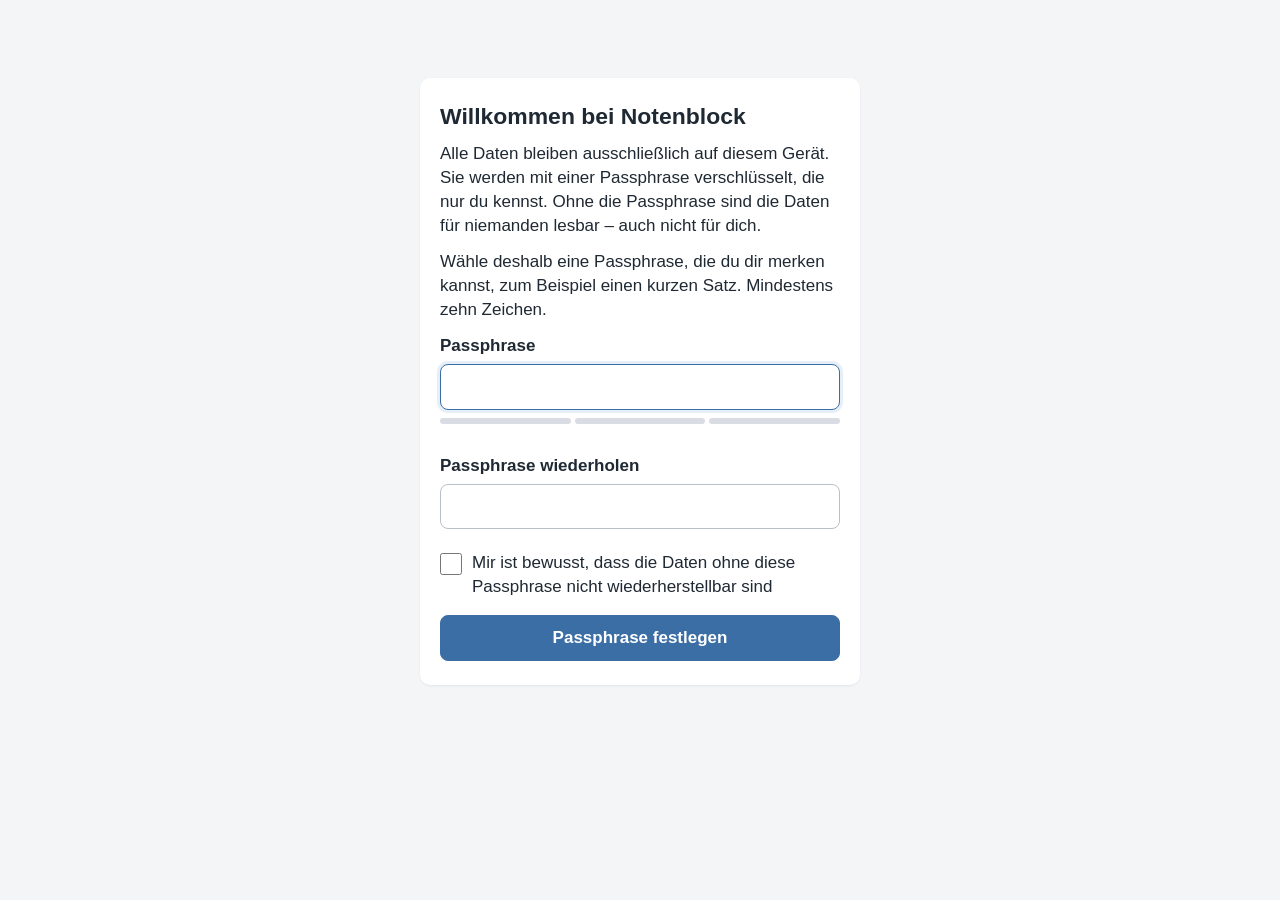
<file: index.html>
<!DOCTYPE html>
<html lang="de">
<head>
  <meta charset="utf-8">
  <!-- Erzwingt: keine Anfragen an fremde Server, keine Inline-Skripte -->
  <meta http-equiv="Content-Security-Policy"
        content="default-src 'none'; script-src 'self'; style-src 'self'; img-src 'self' data:; font-src 'self'; connect-src 'self'; manifest-src 'self'; worker-src 'self'; base-uri 'none'; form-action 'none'">
  <meta name="viewport" content="width=device-width, initial-scale=1, viewport-fit=cover">
  <meta name="theme-color" content="#3b6ea5">
  <meta name="color-scheme" content="light">
  <meta name="apple-mobile-web-app-capable" content="yes">
  <meta name="mobile-web-app-capable" content="yes">
  <meta name="apple-mobile-web-app-status-bar-style" content="default">
  <meta name="apple-mobile-web-app-title" content="Notenblock">
  <meta name="format-detection" content="telephone=no">
  <title>Notenblock</title>
  <link rel="manifest" href="manifest.json">
  <link rel="icon" href="icon-192.png" type="image/png">
  <link rel="apple-touch-icon" href="icon-192.png">
  <link rel="stylesheet" href="stil.css">
</head>
<body>

  <!-- Ladebildschirm: sichtbar, bis der Start abgeschlossen ist -->
  <section id="bildschirm-laden" class="vollbild">
    <div class="karte karte-mittig">
      <p class="laden-text">Notenblock wird geladen …</p>
    </div>
  </section>

  <!-- Startfehler oder Hinweis (z. B. unsichere Adresse). Ersetzt eine weiße Seite. -->
  <section id="bildschirm-fehler" class="vollbild" hidden>
    <div class="karte">
      <h1 id="fehler-titel">Notenblock kann nicht starten</h1>
      <p id="fehler-text"></p>
      <p id="fehler-hinweis" class="text-schwach"></p>
      <div class="knopfzeile">
        <button type="button" class="knopf primaer" id="fehler-erneut">Erneut versuchen</button>
      </div>
    </div>
  </section>

  <!-- Einrichtung beim ersten Start -->
  <section id="bildschirm-einrichtung" class="vollbild" hidden>
    <div class="karte">
      <h1>Willkommen bei Notenblock</h1>
      <p>Alle Daten bleiben ausschließlich auf diesem Gerät. Sie werden mit einer Passphrase verschlüsselt, die nur du kennst. Ohne die Passphrase sind die Daten für niemanden lesbar – auch nicht für dich.</p>
      <p>Wähle deshalb eine Passphrase, die du dir merken kannst, zum Beispiel einen kurzen Satz. Mindestens zehn Zeichen.</p>
      <form id="einrichtung-formular" novalidate autocomplete="on">
        <label class="feld">
          <span class="feld-name">Passphrase</span>
          <input type="password" id="einrichtung-pass1" autocomplete="new-password" autocapitalize="off" spellcheck="false" required minlength="10">
        </label>
        <div class="staerke" id="einrichtung-staerke" aria-live="polite">
          <div class="staerke-balken"><span></span><span></span><span></span></div>
          <span class="staerke-text" id="einrichtung-staerke-text"></span>
        </div>
        <label class="feld">
          <span class="feld-name">Passphrase wiederholen</span>
          <input type="password" id="einrichtung-pass2" autocomplete="new-password" autocapitalize="off" spellcheck="false" required minlength="10">
        </label>
        <label class="kontrollkaestchen">
          <input type="checkbox" id="einrichtung-bestaetigt">
          <span>Mir ist bewusst, dass die Daten ohne diese Passphrase nicht wiederherstellbar sind</span>
        </label>
        <p class="fehler" id="einrichtung-fehler" role="alert" hidden></p>
        <div class="knopfzeile">
          <button type="submit" class="knopf primaer" id="einrichtung-absenden">Passphrase festlegen</button>
        </div>
      </form>
    </div>
  </section>

  <!-- Hinweis nach der Einrichtung -->
  <section id="bildschirm-einrichtung-hinweis" class="vollbild" hidden>
    <div class="karte">
      <h1>Passphrase festgelegt</h1>
      <p>Hinterlege die Passphrase jetzt in deinem Passwortmanager, zum Beispiel im iCloud-Schlüsselbund oder in der Passwörter-App. Es gibt keine Möglichkeit, sie zurückzusetzen.</p>
      <p class="text-schwach">Beim nächsten Öffnen fragt Notenblock nach der Passphrase. Nach fünf Minuten ohne Bedienung sperrt sich die App von selbst; das lässt sich in den Einstellungen ändern.</p>
      <div class="knopfzeile">
        <button type="button" class="knopf primaer" id="einrichtung-weiter">Weiter zur App</button>
      </div>
    </div>
  </section>

  <!-- Sperrbildschirm -->
  <section id="bildschirm-sperre" class="vollbild" hidden>
    <div class="karte">
      <div id="sperre-normal">
        <h1>Notenblock</h1>
        <p class="text-schwach">Gesperrt. Bitte Passphrase eingeben.</p>
        <form id="sperre-formular" novalidate>
          <label class="feld">
            <span class="feld-name">Passphrase</span>
            <input type="password" id="sperre-pass" autocomplete="current-password" autocapitalize="off" spellcheck="false" required>
          </label>
          <p class="fehler" id="sperre-fehler" role="alert" hidden></p>
          <p class="text-schwach" id="sperre-wartezeit" role="status" hidden></p>
          <div class="knopfzeile">
            <button type="submit" class="knopf primaer" id="sperre-entsperren">Entsperren</button>
          </div>
        </form>
        <p class="text-mittig abstand-oben">
          <button type="button" class="textknopf" id="sperre-vergessen-zeigen">Passphrase vergessen?</button>
        </p>
      </div>

      <!-- Neuanfang ohne Passphrase: löscht alles, nach Eintippen von LÖSCHEN -->
      <div id="sperre-vergessen" hidden>
        <h1>Passphrase vergessen</h1>
        <p><strong>Ohne die Passphrase lassen sich die Daten nicht wiederherstellen – von niemandem, auch nicht vom Hersteller.</strong></p>
        <p>Der einzige Weg ist ein Neuanfang. Dabei werden <strong>alle Daten auf diesem Gerät gelöscht</strong>: Klassen, Kinder, Bewertungen, Notizen, Aufgaben, Stundenplan und Einstellungen. Eine früher erstellte Sicherungsdatei lässt sich danach wieder laden.</p>
        <label class="feld">
          <span class="feld-name">Zur Bestätigung LÖSCHEN eintippen</span>
          <input type="text" id="sperre-loeschen-eingabe" autocomplete="off" autocapitalize="characters" autocorrect="off" spellcheck="false">
        </label>
        <div class="knopfzeile">
          <button type="button" class="knopf" id="sperre-vergessen-abbrechen">Abbrechen</button>
          <button type="button" class="knopf gefaehrlich" id="sperre-alles-loeschen" disabled>Alle Daten löschen</button>
        </div>
      </div>
    </div>
  </section>

  <!-- Die eigentliche App -->
  <div id="app" hidden>
    <header class="kopf">
      <div class="kopf-links" id="kopf-links"></div>
      <h1 id="kopf-titel">Kalender</h1>
      <div class="kopf-rechts" id="kopf-rechts"></div>
      <div class="kopf-aktionen">
        <button type="button" class="symbolknopf" id="knopf-einstellungen" aria-label="Einstellungen" title="Einstellungen">
          <svg viewBox="0 0 24 24" width="24" height="24" aria-hidden="true" focusable="false">
            <circle cx="12" cy="12" r="3" fill="none" stroke="currentColor" stroke-width="2"/>
            <path d="M12 2.5v3M12 18.5v3M2.5 12h3M18.5 12h3M5.3 5.3l2.1 2.1M16.6 16.6l2.1 2.1M5.3 18.7l2.1-2.1M16.6 7.4l2.1-2.1" fill="none" stroke="currentColor" stroke-width="2" stroke-linecap="round"/>
          </svg>
        </button>
        <button type="button" class="symbolknopf" id="knopf-sperren" aria-label="Jetzt sperren" title="Jetzt sperren">
          <svg viewBox="0 0 24 24" width="24" height="24" aria-hidden="true" focusable="false">
            <rect x="5" y="10" width="14" height="11" rx="2" fill="none" stroke="currentColor" stroke-width="2"/>
            <path d="M8 10V7a4 4 0 0 1 8 0v3" fill="none" stroke="currentColor" stroke-width="2"/>
          </svg>
        </button>
      </div>
    </header>

    <main id="inhalt">
      <!-- Bereiche (Wurzel je Navigationspunkt) -->
      <section id="bereich-kalender" class="bereich kalender" hidden></section>
      <section id="bereich-klassen" class="bereich" hidden></section>
      <section id="bereich-notizen" class="bereich" hidden></section>
      <section id="bereich-aufgaben" class="bereich" hidden></section>

      <!-- Bildschirme, die über einem Bereich geöffnet werden -->
      <section id="bildschirm-planung" class="bildschirm" hidden></section>
      <section id="bildschirm-termin" class="bildschirm" hidden></section>
      <section id="bildschirm-notiz" class="bildschirm" hidden></section>
      <section id="bildschirm-kinder" class="bildschirm" hidden></section>
      <section id="bildschirm-klasse" class="bildschirm" hidden></section>
      <section id="bildschirm-klasse-faecher" class="bildschirm" hidden></section>
      <section id="bildschirm-klasse-kompetenzen" class="bildschirm" hidden></section>
      <section id="bildschirm-klasse-stundenplan" class="bildschirm" hidden></section>
      <section id="bildschirm-plan-umhaengen" class="bildschirm" hidden></section>
      <section id="bildschirm-klasse-stunde" class="bildschirm" hidden></section>
      <section id="bildschirm-klasse-daten" class="bildschirm" hidden></section>
      <section id="bildschirm-klasse-neu" class="bildschirm" hidden></section>
      <section id="bildschirm-bewertung" class="bildschirm bewertung" hidden></section>
      <section id="bildschirm-auswertung" class="bildschirm" hidden></section>
      <section id="bildschirm-kind" class="bildschirm" hidden></section>
      <section id="bildschirm-einstellungen" class="bildschirm" hidden></section>
      <section id="bildschirm-einstellungen-abschnitt" class="bildschirm" hidden></section>
      <section id="bildschirm-einstellungen-fach" class="bildschirm" hidden></section>
      <section id="bildschirm-einstellungen-kriterium" class="bildschirm" hidden></section>
      <section id="bildschirm-einstellungen-fassung" class="bildschirm" hidden></section>
      <section id="bildschirm-einstellungen-passphrase" class="bildschirm" hidden></section>
    </main>

    <!-- Fußleiste eines Bildschirms (z. B. Fortschritt, Fehlt, Weiter), über der Navigation -->
    <div id="fuss" hidden></div>

    <nav class="navigation" aria-label="Bereiche">
      <button type="button" class="nav-knopf" data-bereich="kalender" aria-current="page">
        <svg viewBox="0 0 24 24" width="24" height="24" aria-hidden="true" focusable="false">
          <rect x="3" y="5" width="18" height="16" rx="2" fill="none" stroke="currentColor" stroke-width="2"/>
          <path d="M3 10h18M8 3v4M16 3v4" fill="none" stroke="currentColor" stroke-width="2" stroke-linecap="round"/>
        </svg>
        <span>Kalender</span>
      </button>
      <button type="button" class="nav-knopf" data-bereich="klassen">
        <svg viewBox="0 0 24 24" width="24" height="24" aria-hidden="true" focusable="false">
          <circle cx="9" cy="8" r="3.5" fill="none" stroke="currentColor" stroke-width="2"/>
          <path d="M2.5 20a6.5 6.5 0 0 1 13 0" fill="none" stroke="currentColor" stroke-width="2" stroke-linecap="round"/>
          <circle cx="17" cy="9" r="2.5" fill="none" stroke="currentColor" stroke-width="2"/>
          <path d="M17 14a5 5 0 0 1 4.5 6" fill="none" stroke="currentColor" stroke-width="2" stroke-linecap="round"/>
        </svg>
        <span>Klassen</span>
      </button>
      <button type="button" class="nav-knopf" data-bereich="notizen">
        <svg viewBox="0 0 24 24" width="24" height="24" aria-hidden="true" focusable="false">
          <path d="M5 3h10l4 4v14H5z" fill="none" stroke="currentColor" stroke-width="2" stroke-linejoin="round"/>
          <path d="M8 12h8M8 16h8" fill="none" stroke="currentColor" stroke-width="2" stroke-linecap="round"/>
        </svg>
        <span>Notizen</span>
      </button>
      <button type="button" class="nav-knopf" data-bereich="aufgaben">
        <svg viewBox="0 0 24 24" width="24" height="24" aria-hidden="true" focusable="false">
          <path d="M4 7l2 2 4-4M4 17l2 2 4-4" fill="none" stroke="currentColor" stroke-width="2" stroke-linecap="round" stroke-linejoin="round"/>
          <path d="M13 8h8M13 18h8" fill="none" stroke="currentColor" stroke-width="2" stroke-linecap="round"/>
        </svg>
        <span>Aufgaben</span>
      </button>
    </nav>
  </div>

  <!-- Overlays: Dialoge, Auswahllisten, Monatskalender -->
  <div id="overlays"></div>

  <!-- Kurze Meldungen (Hinweise, Fehler beim Speichern) -->
  <div id="meldungen" aria-live="polite"></div>

  <!-- Skripte in Abhängigkeitsreihenfolge, klassische Skripte ohne Module -->
  <script src="js/notfall.js"></script>
  <script src="js/hilfen.js"></script>
  <script src="js/speicher.js"></script>
  <script src="js/krypto.js"></script>
  <script src="js/kriterien-daten.js"></script>
  <script src="js/startdaten.js"></script>
  <script src="js/daten.js"></script>
  <script src="js/modell.js"></script>
  <script src="js/stundenplan.js"></script>
  <script src="js/dialog.js"></script>
  <script src="js/kalender-modul.js"></script>
  <script src="js/sperre.js"></script>
  <script src="js/navigation.js"></script>
  <script src="js/termine.js"></script>
  <script src="js/bereich-kalender.js"></script>
  <script src="js/bereich-klassen.js"></script>
  <script src="js/klasse-verwalten.js"></script>
  <script src="js/klasse-stundenplan.js"></script>
  <script src="js/plan-umhaengen.js"></script>
  <script src="js/bereich-notizen.js"></script>
  <script src="js/bereich-aufgaben.js"></script>
  <script src="js/auswertung.js"></script>
  <script src="js/export.js"></script>
  <script src="js/loeschfristen.js"></script>
  <script src="js/umstellung.js"></script>
  <script src="js/bewertung.js"></script>
  <script src="js/einfuehrung.js"></script>
  <script src="js/einstellungen.js"></script>
  <script src="js/einstellungen-stundenplan.js"></script>
  <script src="js/app.js"></script>
</body>
</html>
</file>
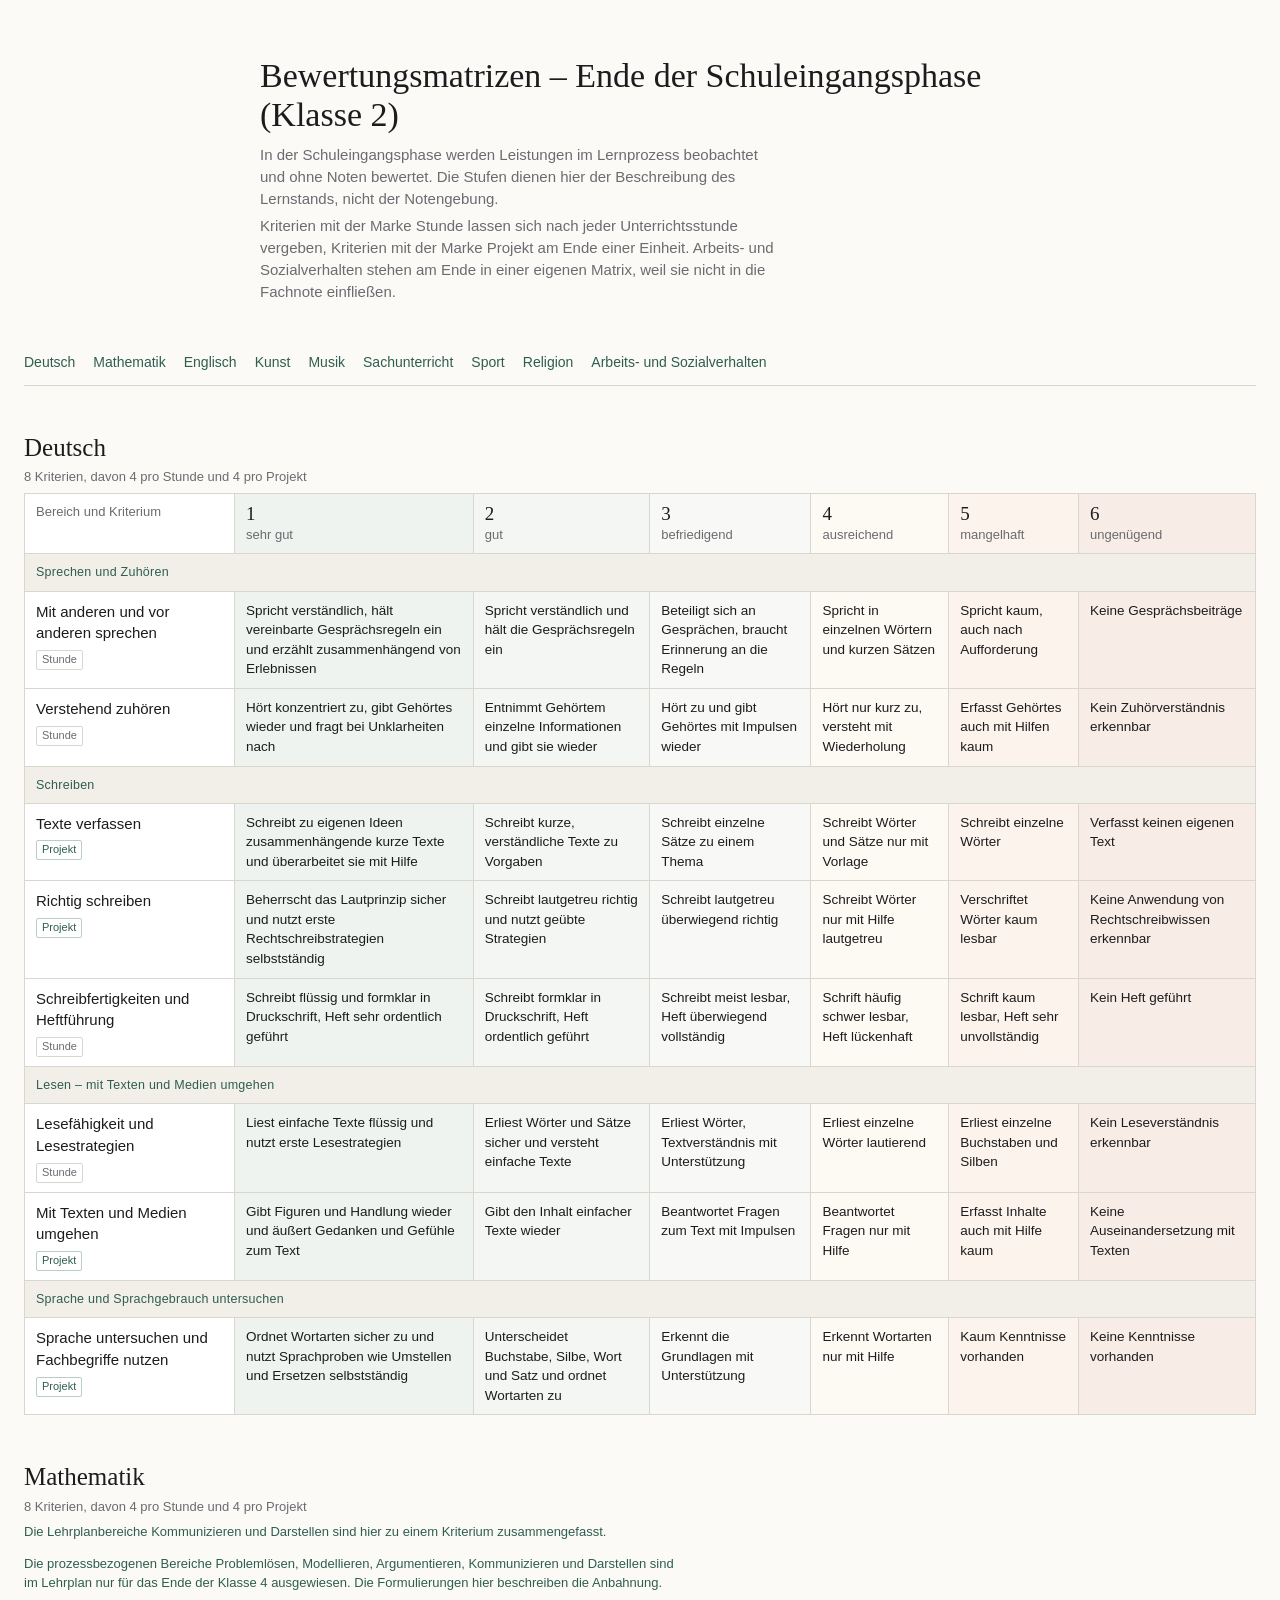
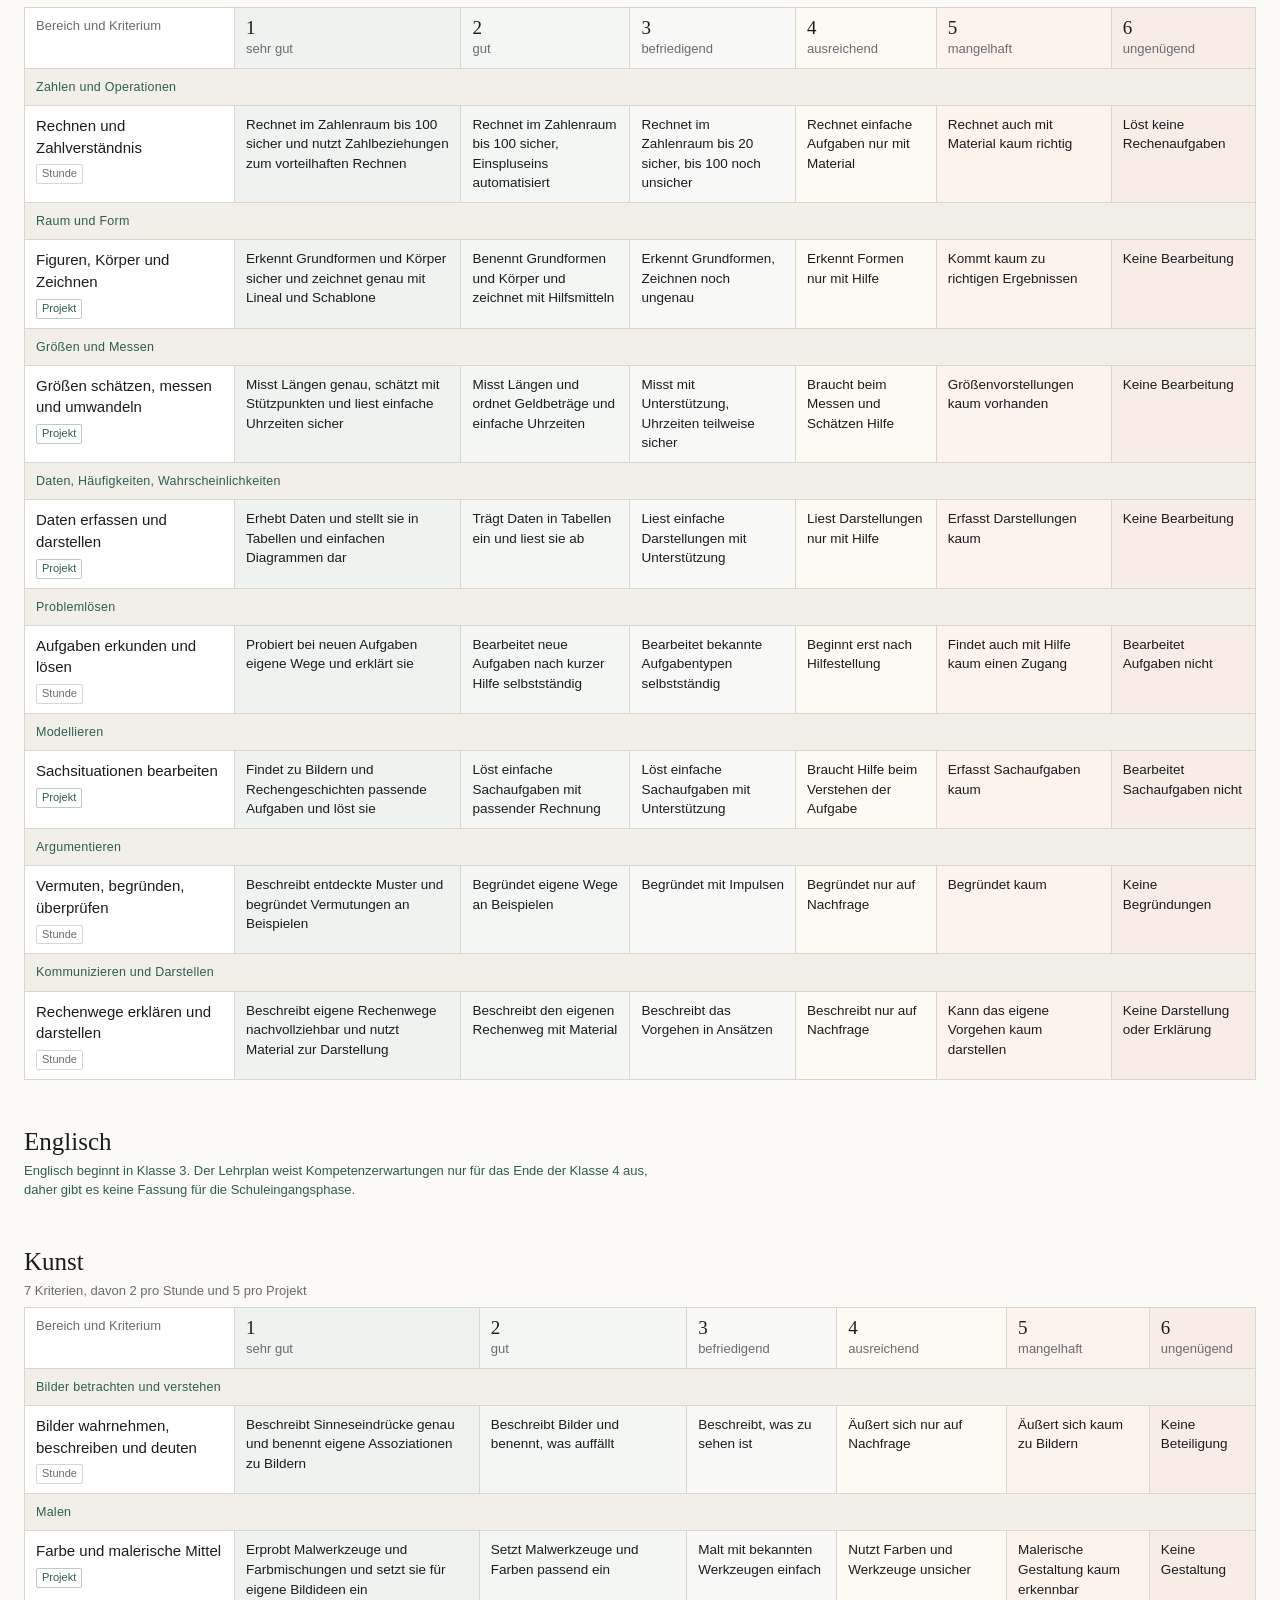
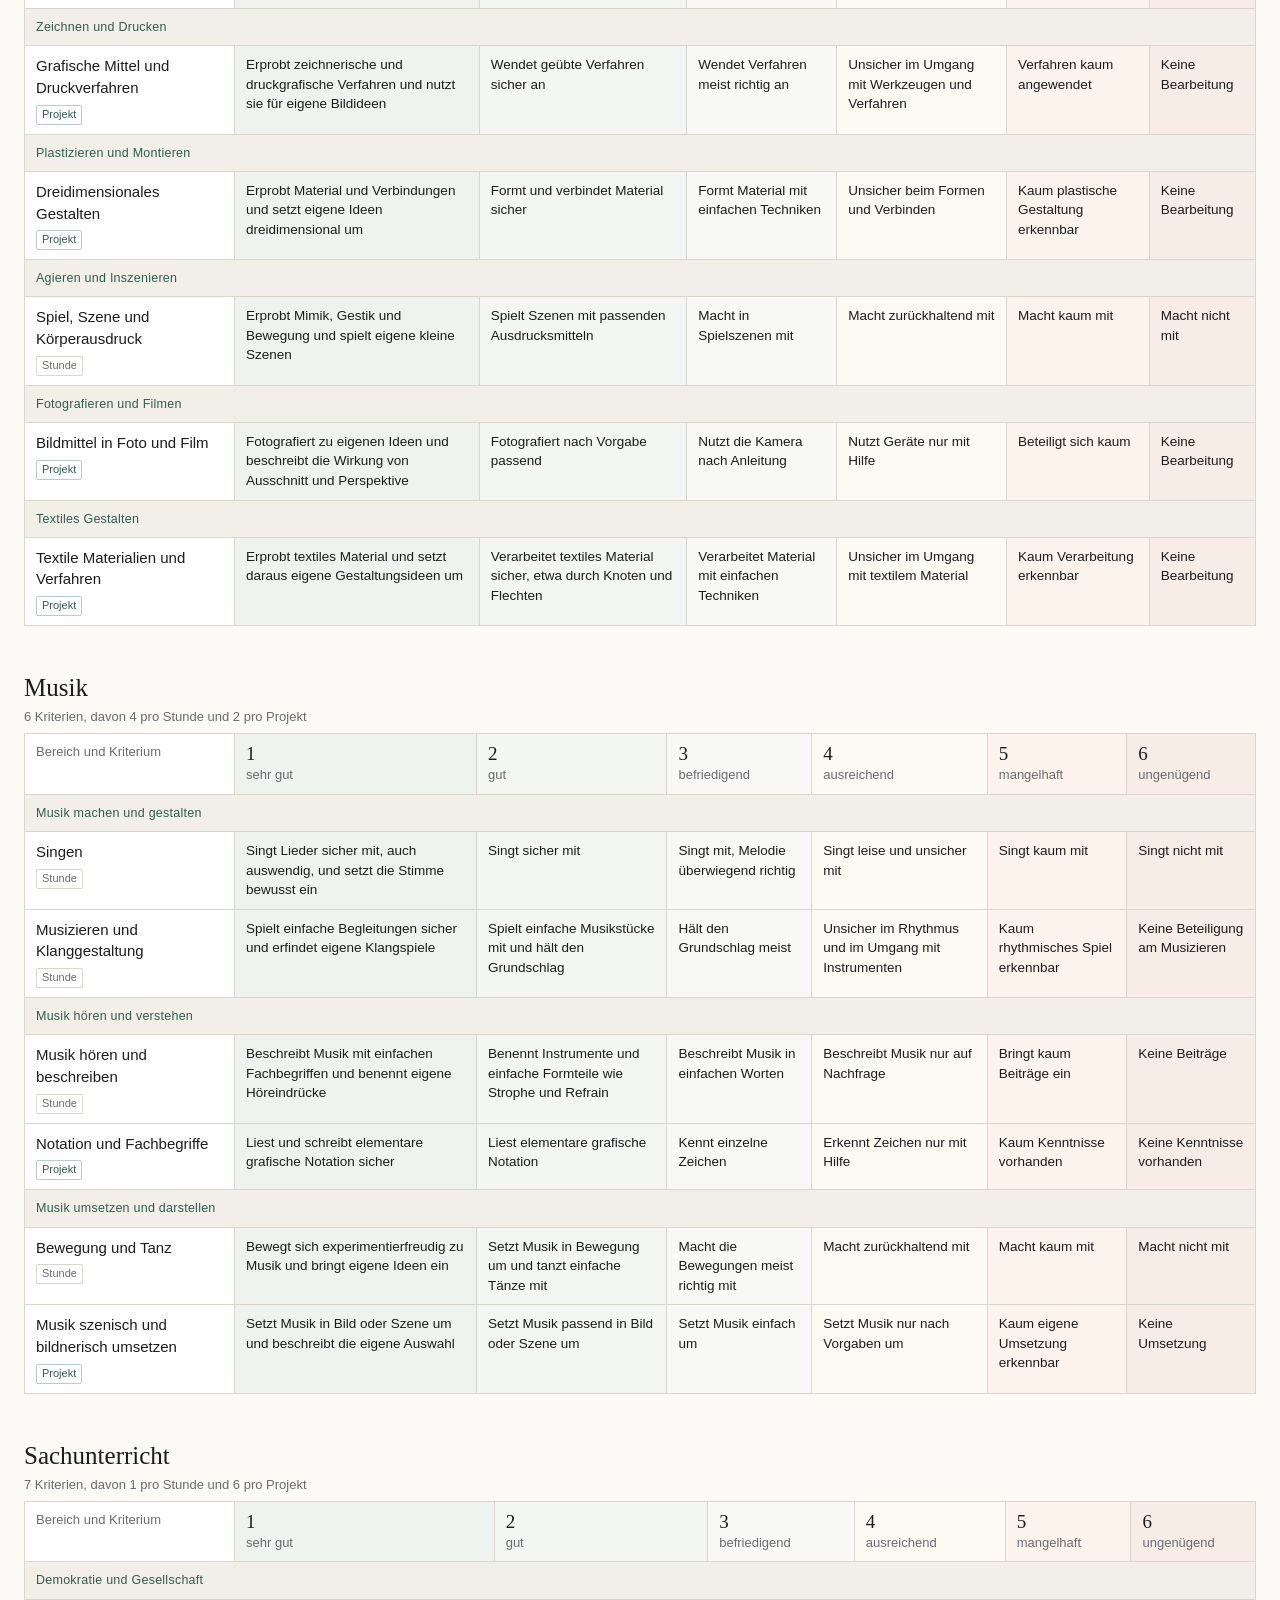
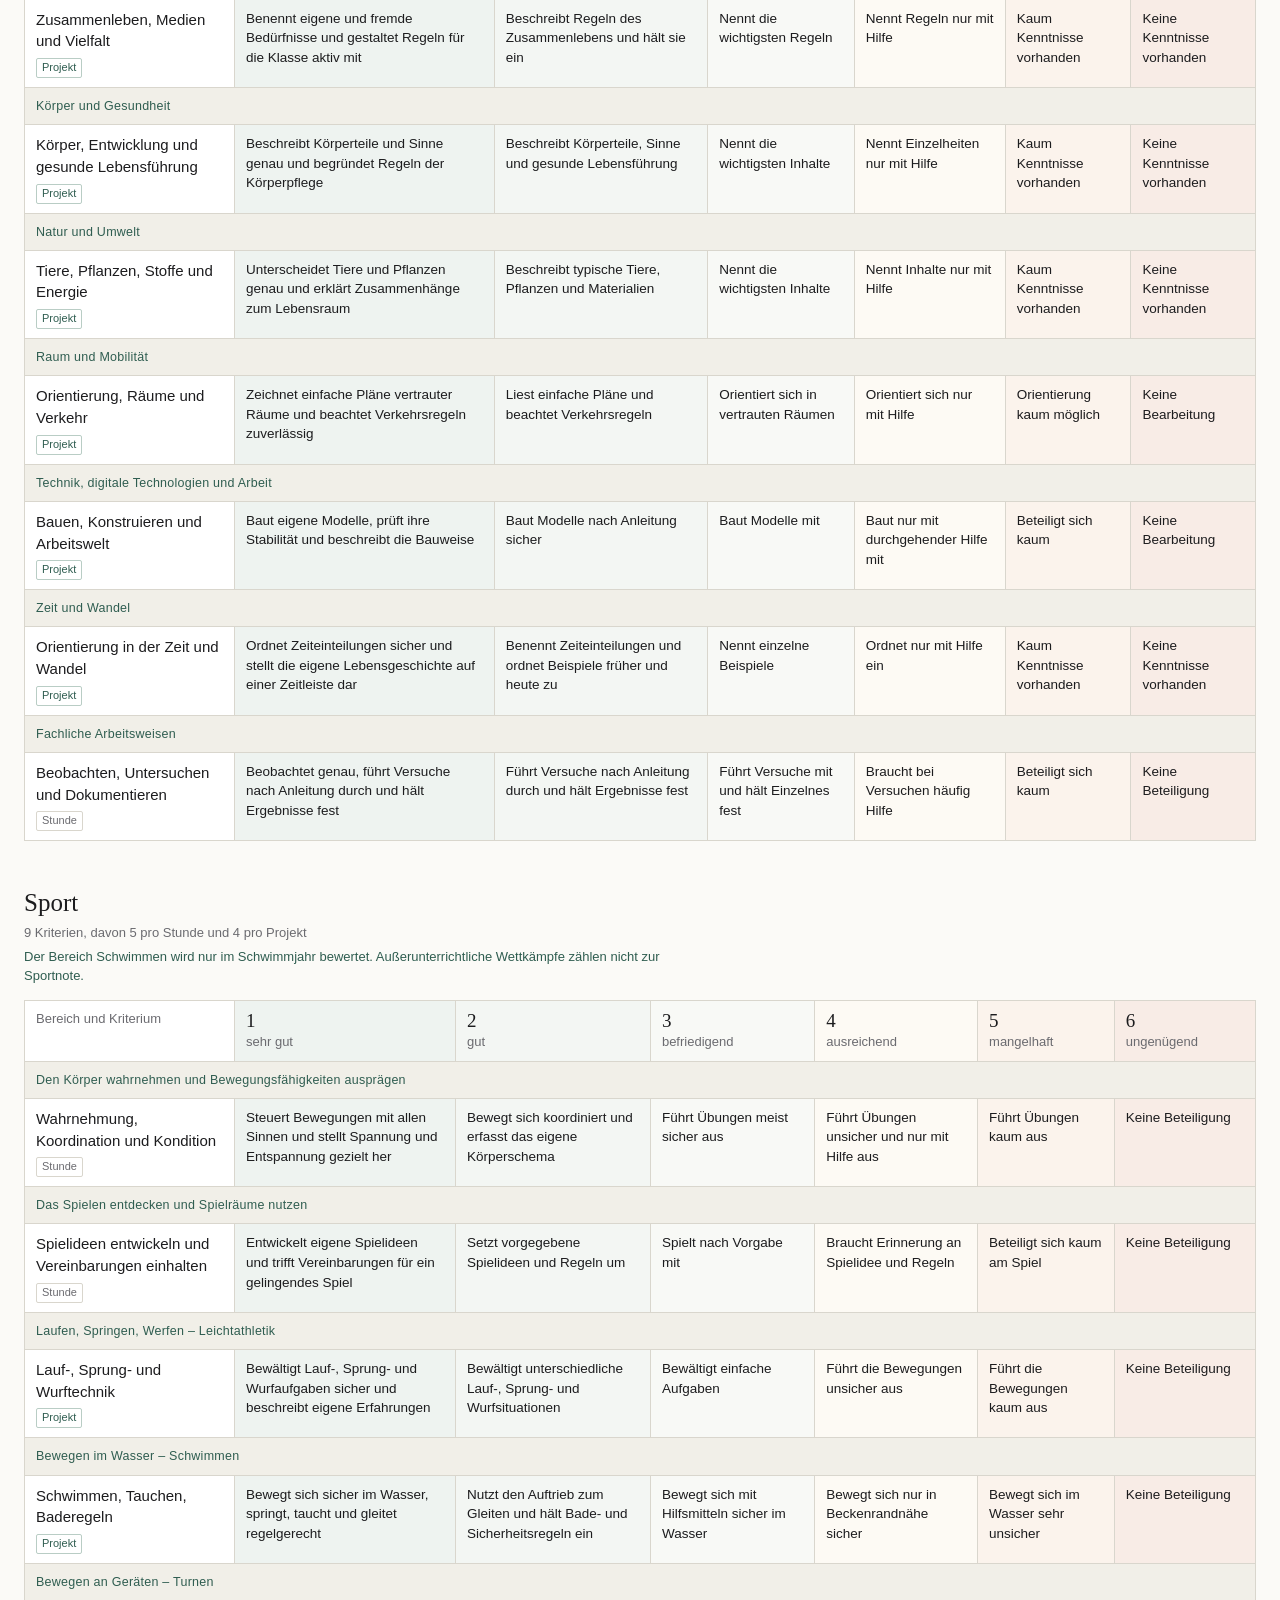
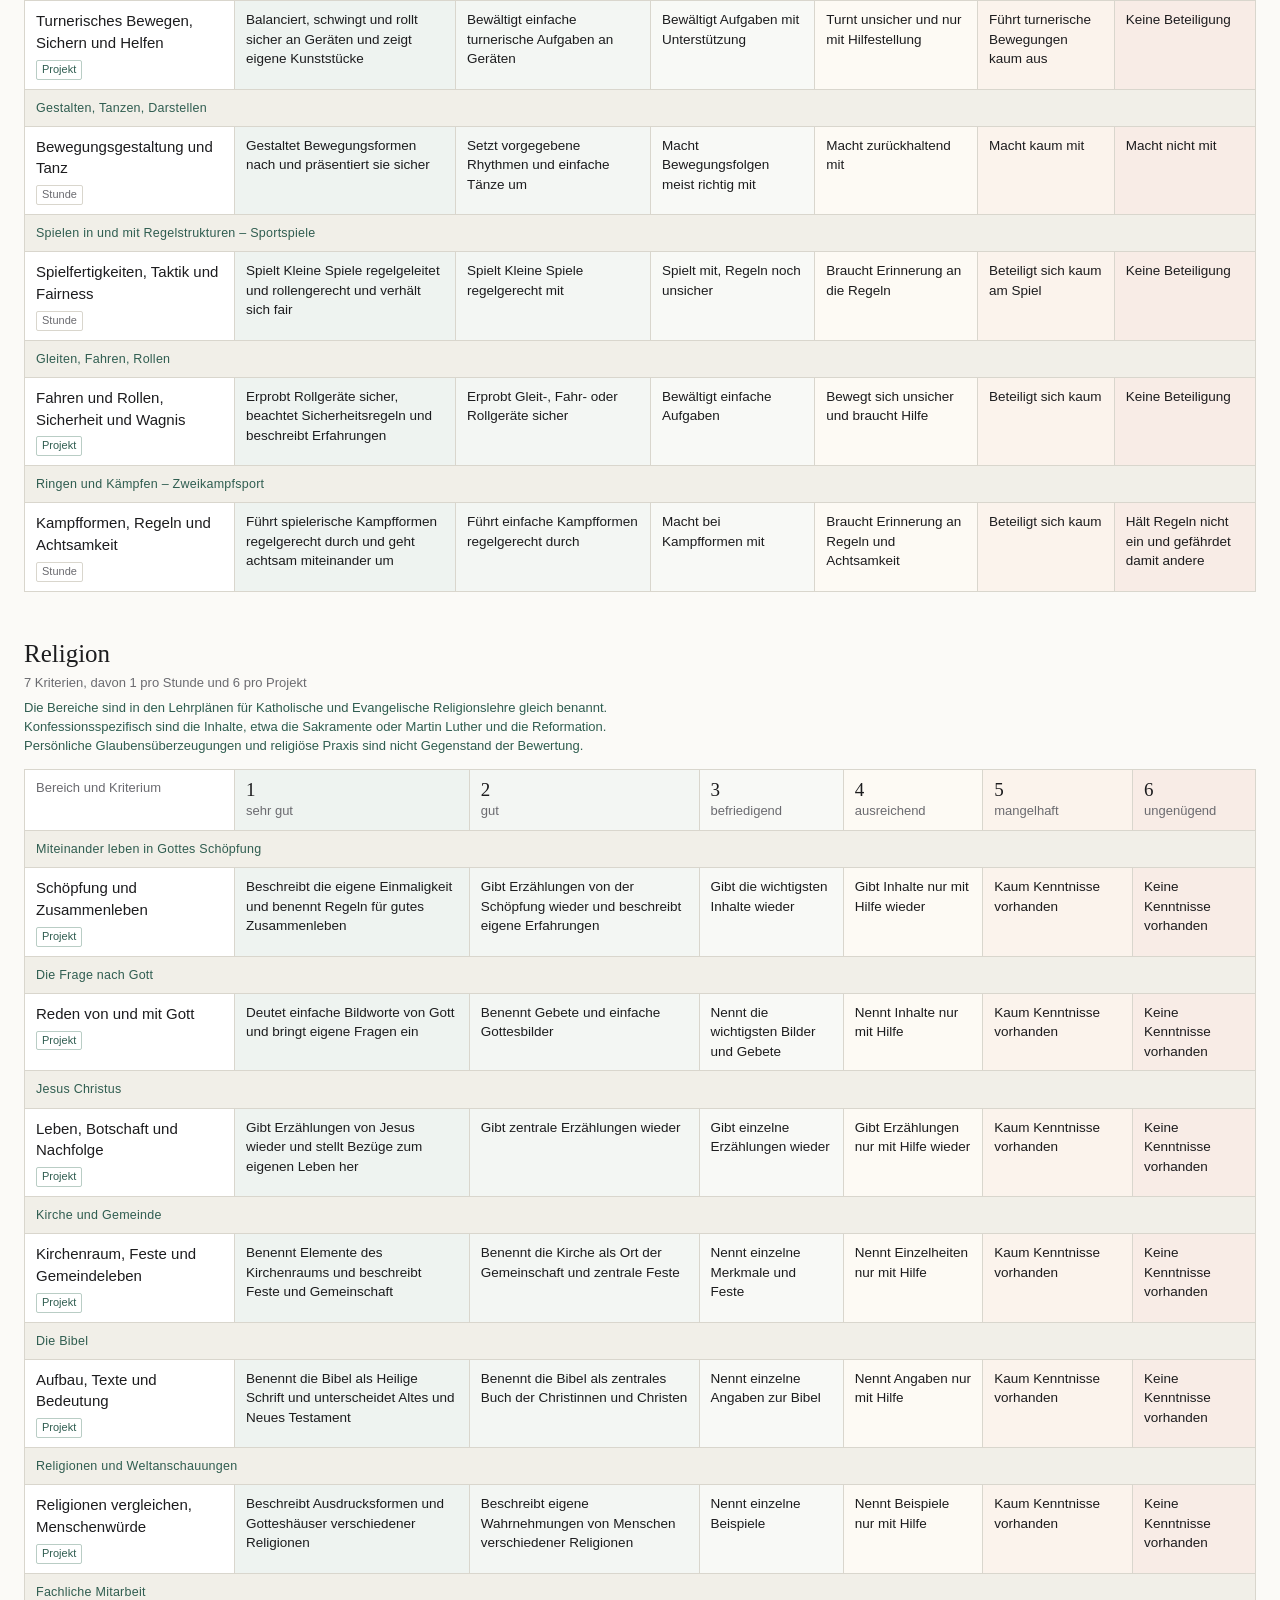
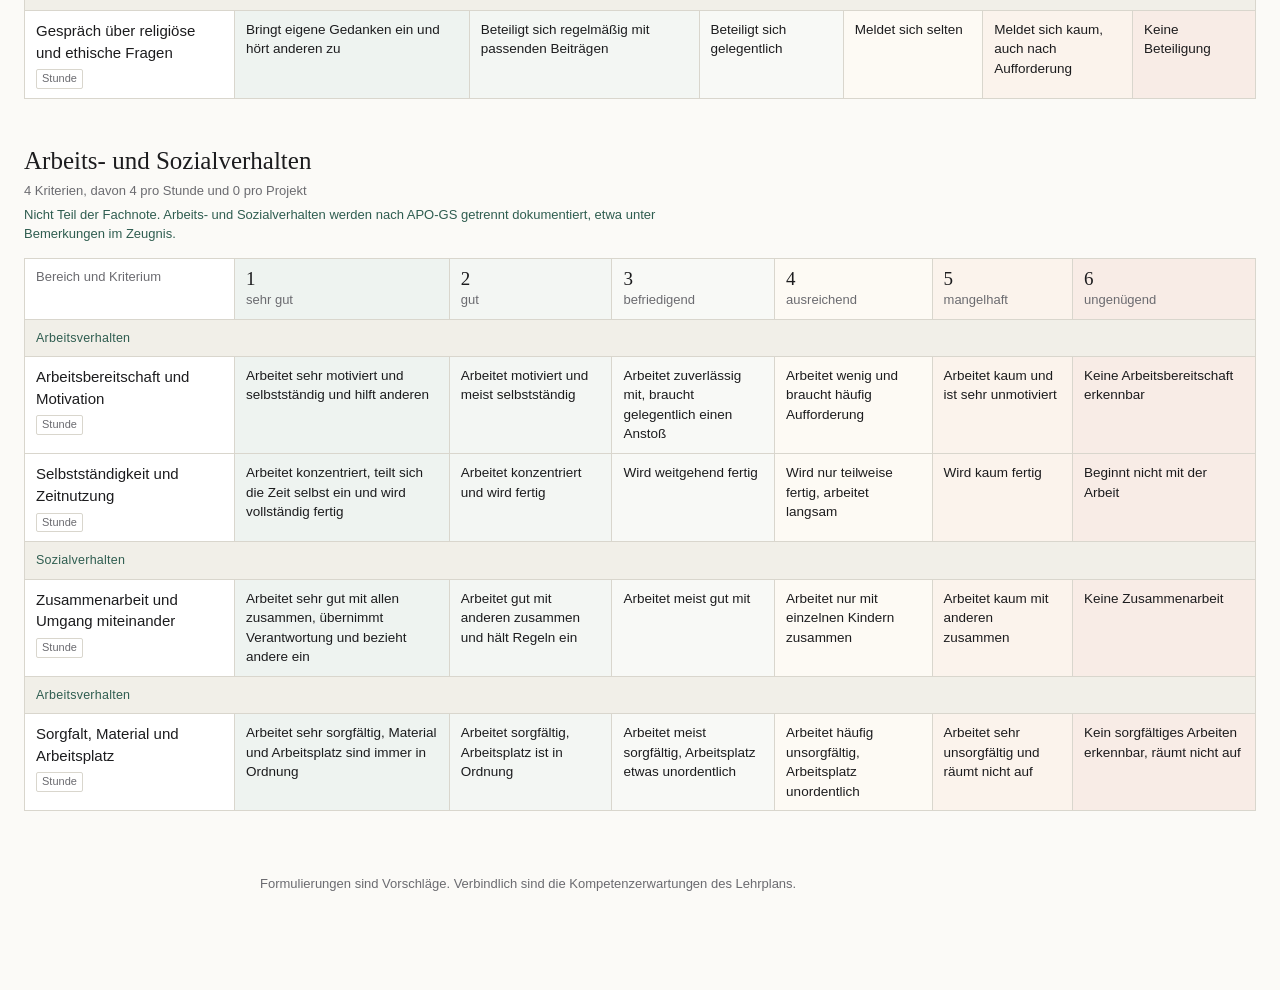
<file: notenblock-matrizen-klasse2.html>
<!DOCTYPE html><html lang="de"><head><meta charset="utf-8">
<meta name="viewport" content="width=device-width, initial-scale=1"><title>Bewertungsmatrizen – Ende der Schuleingangsphase (Klasse 2)</title>
<style>
  :root{--papier:#fbfaf7;--tinte:#1c1c1e;--grau:#6b6b70;--linie:#d9d6cd;--akzent:#2f5d50}
  *{box-sizing:border-box}
  body{margin:0;padding:0 24px 96px;background:var(--papier);color:var(--tinte);
    font-family:"Helvetica Neue",Arial,sans-serif;font-size:15px;line-height:1.45}
  header{max-width:760px;margin:0 auto;padding:56px 0 8px}
  h1{font-family:Georgia,serif;font-weight:400;font-size:34px;line-height:1.15;margin:0 0 10px}
  header p{color:var(--grau);margin:0 0 6px;max-width:62ch}
  nav{position:sticky;top:0;z-index:5;background:var(--papier);border-bottom:1px solid var(--linie);
    padding:12px 0;margin:24px 0 8px;display:flex;flex-wrap:wrap;gap:6px 18px}
  nav a{color:var(--akzent);text-decoration:none;font-size:14px}
  section{margin:44px 0 0}
  h2{font-family:Georgia,serif;font-weight:400;font-size:25px;margin:0 0 2px}
  .meta{color:var(--grau);font-size:13px;margin:0 0 6px}
  .hinweis{color:var(--akzent);font-size:13px;margin:0 0 14px;max-width:90ch}
  .scroll{overflow-x:auto}
  table{border-collapse:collapse;width:100%;min-width:980px}
  th,td{vertical-align:top;text-align:left;border:1px solid var(--linie);padding:9px 11px;font-weight:400}
  thead th{font-size:13px;color:var(--grau);background:#fff}
  tr.bz th{background:#f1efe8;color:var(--akzent);font-size:12.5px;letter-spacing:.02em}
  .ziffer{display:block;font-family:Georgia,serif;font-size:19px;color:var(--tinte);line-height:1.2}
  .ecke{width:210px}
  tbody th{width:210px;background:#fff}
  .kn{display:block}
  .typ{display:inline-block;margin-top:6px;font-size:11px;color:var(--grau);
    border:1px solid var(--linie);border-radius:2px;padding:1px 5px}
  .typ-projekt{color:var(--akzent);border-color:#b9cdc5}
  td.g{font-size:13.5px}
  .g1{background:#eef3f0}.g2{background:#f3f6f3}.g3{background:#f8f9f6}
  .g4{background:#fdfaf4}.g5{background:#fbf3ec}.g6{background:#f8ece6}
  footer{max-width:760px;margin:64px auto 0;color:var(--grau);font-size:13px}
</style></head><body>
<header><h1>Bewertungsmatrizen – Ende der Schuleingangsphase (Klasse 2)</h1><p>In der Schuleingangsphase werden Leistungen im Lernprozess beobachtet und ohne Noten bewertet. Die Stufen dienen hier der Beschreibung des Lernstands, nicht der Notengebung.</p>
<p>Kriterien mit der Marke Stunde lassen sich nach jeder Unterrichtsstunde vergeben, Kriterien mit
der Marke Projekt am Ende einer Einheit. Arbeits- und Sozialverhalten stehen am Ende in einer
eigenen Matrix, weil sie nicht in die Fachnote einfließen.</p></header>
<nav><a href="#deutsch">Deutsch</a><a href="#mathe">Mathematik</a><a href="#englisch">Englisch</a><a href="#kunst">Kunst</a><a href="#musik">Musik</a><a href="#sachunterricht">Sachunterricht</a><a href="#sport">Sport</a><a href="#religion">Religion</a><a href="#arbeitsverhalten">Arbeits- und Sozialverhalten</a></nav>
<section id="deutsch">
<h2>Deutsch</h2>
<p class="meta">8 Kriterien, davon 4 pro Stunde und 4 pro Projekt</p>

<div class="scroll"><table><thead><tr><th class="ecke">Bereich und Kriterium</th><th class="g g1"><span class="ziffer">1</span>sehr gut</th><th class="g g2"><span class="ziffer">2</span>gut</th><th class="g g3"><span class="ziffer">3</span>befriedigend</th><th class="g g4"><span class="ziffer">4</span>ausreichend</th><th class="g g5"><span class="ziffer">5</span>mangelhaft</th><th class="g g6"><span class="ziffer">6</span>ungenügend</th></tr></thead><tbody><tr class="bz"><th colspan="7">Sprechen und Zuhören</th></tr><tr><th scope="row"><span class="kn">Mit anderen und vor anderen sprechen</span><span class="typ typ-stunde">Stunde</span></th><td class="g g1">Spricht verständlich, hält vereinbarte Gesprächsregeln ein und erzählt zusammenhängend von Erlebnissen</td><td class="g g2">Spricht verständlich und hält die Gesprächsregeln ein</td><td class="g g3">Beteiligt sich an Gesprächen, braucht Erinnerung an die Regeln</td><td class="g g4">Spricht in einzelnen Wörtern und kurzen Sätzen</td><td class="g g5">Spricht kaum, auch nach Aufforderung</td><td class="g g6">Keine Gesprächsbeiträge</td></tr><tr><th scope="row"><span class="kn">Verstehend zuhören</span><span class="typ typ-stunde">Stunde</span></th><td class="g g1">Hört konzentriert zu, gibt Gehörtes wieder und fragt bei Unklarheiten nach</td><td class="g g2">Entnimmt Gehörtem einzelne Informationen und gibt sie wieder</td><td class="g g3">Hört zu und gibt Gehörtes mit Impulsen wieder</td><td class="g g4">Hört nur kurz zu, versteht mit Wiederholung</td><td class="g g5">Erfasst Gehörtes auch mit Hilfen kaum</td><td class="g g6">Kein Zuhörverständnis erkennbar</td></tr><tr class="bz"><th colspan="7">Schreiben</th></tr><tr><th scope="row"><span class="kn">Texte verfassen</span><span class="typ typ-projekt">Projekt</span></th><td class="g g1">Schreibt zu eigenen Ideen zusammenhängende kurze Texte und überarbeitet sie mit Hilfe</td><td class="g g2">Schreibt kurze, verständliche Texte zu Vorgaben</td><td class="g g3">Schreibt einzelne Sätze zu einem Thema</td><td class="g g4">Schreibt Wörter und Sätze nur mit Vorlage</td><td class="g g5">Schreibt einzelne Wörter</td><td class="g g6">Verfasst keinen eigenen Text</td></tr><tr><th scope="row"><span class="kn">Richtig schreiben</span><span class="typ typ-projekt">Projekt</span></th><td class="g g1">Beherrscht das Lautprinzip sicher und nutzt erste Rechtschreibstrategien selbstständig</td><td class="g g2">Schreibt lautgetreu richtig und nutzt geübte Strategien</td><td class="g g3">Schreibt lautgetreu überwiegend richtig</td><td class="g g4">Schreibt Wörter nur mit Hilfe lautgetreu</td><td class="g g5">Verschriftet Wörter kaum lesbar</td><td class="g g6">Keine Anwendung von Rechtschreibwissen erkennbar</td></tr><tr><th scope="row"><span class="kn">Schreibfertigkeiten und Heftführung</span><span class="typ typ-stunde">Stunde</span></th><td class="g g1">Schreibt flüssig und formklar in Druckschrift, Heft sehr ordentlich geführt</td><td class="g g2">Schreibt formklar in Druckschrift, Heft ordentlich geführt</td><td class="g g3">Schreibt meist lesbar, Heft überwiegend vollständig</td><td class="g g4">Schrift häufig schwer lesbar, Heft lückenhaft</td><td class="g g5">Schrift kaum lesbar, Heft sehr unvollständig</td><td class="g g6">Kein Heft geführt</td></tr><tr class="bz"><th colspan="7">Lesen – mit Texten und Medien umgehen</th></tr><tr><th scope="row"><span class="kn">Lesefähigkeit und Lesestrategien</span><span class="typ typ-stunde">Stunde</span></th><td class="g g1">Liest einfache Texte flüssig und nutzt erste Lesestrategien</td><td class="g g2">Erliest Wörter und Sätze sicher und versteht einfache Texte</td><td class="g g3">Erliest Wörter, Textverständnis mit Unterstützung</td><td class="g g4">Erliest einzelne Wörter lautierend</td><td class="g g5">Erliest einzelne Buchstaben und Silben</td><td class="g g6">Kein Leseverständnis erkennbar</td></tr><tr><th scope="row"><span class="kn">Mit Texten und Medien umgehen</span><span class="typ typ-projekt">Projekt</span></th><td class="g g1">Gibt Figuren und Handlung wieder und äußert Gedanken und Gefühle zum Text</td><td class="g g2">Gibt den Inhalt einfacher Texte wieder</td><td class="g g3">Beantwortet Fragen zum Text mit Impulsen</td><td class="g g4">Beantwortet Fragen nur mit Hilfe</td><td class="g g5">Erfasst Inhalte auch mit Hilfe kaum</td><td class="g g6">Keine Auseinandersetzung mit Texten</td></tr><tr class="bz"><th colspan="7">Sprache und Sprachgebrauch untersuchen</th></tr><tr><th scope="row"><span class="kn">Sprache untersuchen und Fachbegriffe nutzen</span><span class="typ typ-projekt">Projekt</span></th><td class="g g1">Ordnet Wortarten sicher zu und nutzt Sprachproben wie Umstellen und Ersetzen selbstständig</td><td class="g g2">Unterscheidet Buchstabe, Silbe, Wort und Satz und ordnet Wortarten zu</td><td class="g g3">Erkennt die Grundlagen mit Unterstützung</td><td class="g g4">Erkennt Wortarten nur mit Hilfe</td><td class="g g5">Kaum Kenntnisse vorhanden</td><td class="g g6">Keine Kenntnisse vorhanden</td></tr></tbody></table></div>
</section>
<section id="mathe">
<h2>Mathematik</h2>
<p class="meta">8 Kriterien, davon 4 pro Stunde und 4 pro Projekt</p>
<p class="hinweis">Die Lehrplanbereiche Kommunizieren und Darstellen sind hier zu einem Kriterium zusammengefasst.</p><p class="hinweis">Die prozessbezogenen Bereiche Problemlösen, Modellieren, Argumentieren, Kommunizieren und Darstellen sind im Lehrplan nur für das Ende der Klasse 4 ausgewiesen. Die Formulierungen hier beschreiben die Anbahnung.</p>
<div class="scroll"><table><thead><tr><th class="ecke">Bereich und Kriterium</th><th class="g g1"><span class="ziffer">1</span>sehr gut</th><th class="g g2"><span class="ziffer">2</span>gut</th><th class="g g3"><span class="ziffer">3</span>befriedigend</th><th class="g g4"><span class="ziffer">4</span>ausreichend</th><th class="g g5"><span class="ziffer">5</span>mangelhaft</th><th class="g g6"><span class="ziffer">6</span>ungenügend</th></tr></thead><tbody><tr class="bz"><th colspan="7">Zahlen und Operationen</th></tr><tr><th scope="row"><span class="kn">Rechnen und Zahlverständnis</span><span class="typ typ-stunde">Stunde</span></th><td class="g g1">Rechnet im Zahlenraum bis 100 sicher und nutzt Zahlbeziehungen zum vorteilhaften Rechnen</td><td class="g g2">Rechnet im Zahlenraum bis 100 sicher, Einspluseins automatisiert</td><td class="g g3">Rechnet im Zahlenraum bis 20 sicher, bis 100 noch unsicher</td><td class="g g4">Rechnet einfache Aufgaben nur mit Material</td><td class="g g5">Rechnet auch mit Material kaum richtig</td><td class="g g6">Löst keine Rechenaufgaben</td></tr><tr class="bz"><th colspan="7">Raum und Form</th></tr><tr><th scope="row"><span class="kn">Figuren, Körper und Zeichnen</span><span class="typ typ-projekt">Projekt</span></th><td class="g g1">Erkennt Grundformen und Körper sicher und zeichnet genau mit Lineal und Schablone</td><td class="g g2">Benennt Grundformen und Körper und zeichnet mit Hilfsmitteln</td><td class="g g3">Erkennt Grundformen, Zeichnen noch ungenau</td><td class="g g4">Erkennt Formen nur mit Hilfe</td><td class="g g5">Kommt kaum zu richtigen Ergebnissen</td><td class="g g6">Keine Bearbeitung</td></tr><tr class="bz"><th colspan="7">Größen und Messen</th></tr><tr><th scope="row"><span class="kn">Größen schätzen, messen und umwandeln</span><span class="typ typ-projekt">Projekt</span></th><td class="g g1">Misst Längen genau, schätzt mit Stützpunkten und liest einfache Uhrzeiten sicher</td><td class="g g2">Misst Längen und ordnet Geldbeträge und einfache Uhrzeiten</td><td class="g g3">Misst mit Unterstützung, Uhrzeiten teilweise sicher</td><td class="g g4">Braucht beim Messen und Schätzen Hilfe</td><td class="g g5">Größenvorstellungen kaum vorhanden</td><td class="g g6">Keine Bearbeitung</td></tr><tr class="bz"><th colspan="7">Daten, Häufigkeiten, Wahrscheinlichkeiten</th></tr><tr><th scope="row"><span class="kn">Daten erfassen und darstellen</span><span class="typ typ-projekt">Projekt</span></th><td class="g g1">Erhebt Daten und stellt sie in Tabellen und einfachen Diagrammen dar</td><td class="g g2">Trägt Daten in Tabellen ein und liest sie ab</td><td class="g g3">Liest einfache Darstellungen mit Unterstützung</td><td class="g g4">Liest Darstellungen nur mit Hilfe</td><td class="g g5">Erfasst Darstellungen kaum</td><td class="g g6">Keine Bearbeitung</td></tr><tr class="bz"><th colspan="7">Problemlösen</th></tr><tr><th scope="row"><span class="kn">Aufgaben erkunden und lösen</span><span class="typ typ-stunde">Stunde</span></th><td class="g g1">Probiert bei neuen Aufgaben eigene Wege und erklärt sie</td><td class="g g2">Bearbeitet neue Aufgaben nach kurzer Hilfe selbstständig</td><td class="g g3">Bearbeitet bekannte Aufgabentypen selbstständig</td><td class="g g4">Beginnt erst nach Hilfestellung</td><td class="g g5">Findet auch mit Hilfe kaum einen Zugang</td><td class="g g6">Bearbeitet Aufgaben nicht</td></tr><tr class="bz"><th colspan="7">Modellieren</th></tr><tr><th scope="row"><span class="kn">Sachsituationen bearbeiten</span><span class="typ typ-projekt">Projekt</span></th><td class="g g1">Findet zu Bildern und Rechengeschichten passende Aufgaben und löst sie</td><td class="g g2">Löst einfache Sachaufgaben mit passender Rechnung</td><td class="g g3">Löst einfache Sachaufgaben mit Unterstützung</td><td class="g g4">Braucht Hilfe beim Verstehen der Aufgabe</td><td class="g g5">Erfasst Sachaufgaben kaum</td><td class="g g6">Bearbeitet Sachaufgaben nicht</td></tr><tr class="bz"><th colspan="7">Argumentieren</th></tr><tr><th scope="row"><span class="kn">Vermuten, begründen, überprüfen</span><span class="typ typ-stunde">Stunde</span></th><td class="g g1">Beschreibt entdeckte Muster und begründet Vermutungen an Beispielen</td><td class="g g2">Begründet eigene Wege an Beispielen</td><td class="g g3">Begründet mit Impulsen</td><td class="g g4">Begründet nur auf Nachfrage</td><td class="g g5">Begründet kaum</td><td class="g g6">Keine Begründungen</td></tr><tr class="bz"><th colspan="7">Kommunizieren und Darstellen</th></tr><tr><th scope="row"><span class="kn">Rechenwege erklären und darstellen</span><span class="typ typ-stunde">Stunde</span></th><td class="g g1">Beschreibt eigene Rechenwege nachvollziehbar und nutzt Material zur Darstellung</td><td class="g g2">Beschreibt den eigenen Rechenweg mit Material</td><td class="g g3">Beschreibt das Vorgehen in Ansätzen</td><td class="g g4">Beschreibt nur auf Nachfrage</td><td class="g g5">Kann das eigene Vorgehen kaum darstellen</td><td class="g g6">Keine Darstellung oder Erklärung</td></tr></tbody></table></div>
</section>
<section id="englisch"><h2>Englisch</h2><p class="hinweis">Englisch beginnt in Klasse 3. Der Lehrplan weist Kompetenzerwartungen nur für das Ende der Klasse 4 aus, daher gibt es keine Fassung für die Schuleingangsphase.</p></section>
<section id="kunst">
<h2>Kunst</h2>
<p class="meta">7 Kriterien, davon 2 pro Stunde und 5 pro Projekt</p>

<div class="scroll"><table><thead><tr><th class="ecke">Bereich und Kriterium</th><th class="g g1"><span class="ziffer">1</span>sehr gut</th><th class="g g2"><span class="ziffer">2</span>gut</th><th class="g g3"><span class="ziffer">3</span>befriedigend</th><th class="g g4"><span class="ziffer">4</span>ausreichend</th><th class="g g5"><span class="ziffer">5</span>mangelhaft</th><th class="g g6"><span class="ziffer">6</span>ungenügend</th></tr></thead><tbody><tr class="bz"><th colspan="7">Bilder betrachten und verstehen</th></tr><tr><th scope="row"><span class="kn">Bilder wahrnehmen, beschreiben und deuten</span><span class="typ typ-stunde">Stunde</span></th><td class="g g1">Beschreibt Sinneseindrücke genau und benennt eigene Assoziationen zu Bildern</td><td class="g g2">Beschreibt Bilder und benennt, was auffällt</td><td class="g g3">Beschreibt, was zu sehen ist</td><td class="g g4">Äußert sich nur auf Nachfrage</td><td class="g g5">Äußert sich kaum zu Bildern</td><td class="g g6">Keine Beteiligung</td></tr><tr class="bz"><th colspan="7">Malen</th></tr><tr><th scope="row"><span class="kn">Farbe und malerische Mittel</span><span class="typ typ-projekt">Projekt</span></th><td class="g g1">Erprobt Malwerkzeuge und Farbmischungen und setzt sie für eigene Bildideen ein</td><td class="g g2">Setzt Malwerkzeuge und Farben passend ein</td><td class="g g3">Malt mit bekannten Werkzeugen einfach</td><td class="g g4">Nutzt Farben und Werkzeuge unsicher</td><td class="g g5">Malerische Gestaltung kaum erkennbar</td><td class="g g6">Keine Gestaltung</td></tr><tr class="bz"><th colspan="7">Zeichnen und Drucken</th></tr><tr><th scope="row"><span class="kn">Grafische Mittel und Druckverfahren</span><span class="typ typ-projekt">Projekt</span></th><td class="g g1">Erprobt zeichnerische und druckgrafische Verfahren und nutzt sie für eigene Bildideen</td><td class="g g2">Wendet geübte Verfahren sicher an</td><td class="g g3">Wendet Verfahren meist richtig an</td><td class="g g4">Unsicher im Umgang mit Werkzeugen und Verfahren</td><td class="g g5">Verfahren kaum angewendet</td><td class="g g6">Keine Bearbeitung</td></tr><tr class="bz"><th colspan="7">Plastizieren und Montieren</th></tr><tr><th scope="row"><span class="kn">Dreidimensionales Gestalten</span><span class="typ typ-projekt">Projekt</span></th><td class="g g1">Erprobt Material und Verbindungen und setzt eigene Ideen dreidimensional um</td><td class="g g2">Formt und verbindet Material sicher</td><td class="g g3">Formt Material mit einfachen Techniken</td><td class="g g4">Unsicher beim Formen und Verbinden</td><td class="g g5">Kaum plastische Gestaltung erkennbar</td><td class="g g6">Keine Bearbeitung</td></tr><tr class="bz"><th colspan="7">Agieren und Inszenieren</th></tr><tr><th scope="row"><span class="kn">Spiel, Szene und Körperausdruck</span><span class="typ typ-stunde">Stunde</span></th><td class="g g1">Erprobt Mimik, Gestik und Bewegung und spielt eigene kleine Szenen</td><td class="g g2">Spielt Szenen mit passenden Ausdrucksmitteln</td><td class="g g3">Macht in Spielszenen mit</td><td class="g g4">Macht zurückhaltend mit</td><td class="g g5">Macht kaum mit</td><td class="g g6">Macht nicht mit</td></tr><tr class="bz"><th colspan="7">Fotografieren und Filmen</th></tr><tr><th scope="row"><span class="kn">Bildmittel in Foto und Film</span><span class="typ typ-projekt">Projekt</span></th><td class="g g1">Fotografiert zu eigenen Ideen und beschreibt die Wirkung von Ausschnitt und Perspektive</td><td class="g g2">Fotografiert nach Vorgabe passend</td><td class="g g3">Nutzt die Kamera nach Anleitung</td><td class="g g4">Nutzt Geräte nur mit Hilfe</td><td class="g g5">Beteiligt sich kaum</td><td class="g g6">Keine Bearbeitung</td></tr><tr class="bz"><th colspan="7">Textiles Gestalten</th></tr><tr><th scope="row"><span class="kn">Textile Materialien und Verfahren</span><span class="typ typ-projekt">Projekt</span></th><td class="g g1">Erprobt textiles Material und setzt daraus eigene Gestaltungsideen um</td><td class="g g2">Verarbeitet textiles Material sicher, etwa durch Knoten und Flechten</td><td class="g g3">Verarbeitet Material mit einfachen Techniken</td><td class="g g4">Unsicher im Umgang mit textilem Material</td><td class="g g5">Kaum Verarbeitung erkennbar</td><td class="g g6">Keine Bearbeitung</td></tr></tbody></table></div>
</section>
<section id="musik">
<h2>Musik</h2>
<p class="meta">6 Kriterien, davon 4 pro Stunde und 2 pro Projekt</p>

<div class="scroll"><table><thead><tr><th class="ecke">Bereich und Kriterium</th><th class="g g1"><span class="ziffer">1</span>sehr gut</th><th class="g g2"><span class="ziffer">2</span>gut</th><th class="g g3"><span class="ziffer">3</span>befriedigend</th><th class="g g4"><span class="ziffer">4</span>ausreichend</th><th class="g g5"><span class="ziffer">5</span>mangelhaft</th><th class="g g6"><span class="ziffer">6</span>ungenügend</th></tr></thead><tbody><tr class="bz"><th colspan="7">Musik machen und gestalten</th></tr><tr><th scope="row"><span class="kn">Singen</span><span class="typ typ-stunde">Stunde</span></th><td class="g g1">Singt Lieder sicher mit, auch auswendig, und setzt die Stimme bewusst ein</td><td class="g g2">Singt sicher mit</td><td class="g g3">Singt mit, Melodie überwiegend richtig</td><td class="g g4">Singt leise und unsicher mit</td><td class="g g5">Singt kaum mit</td><td class="g g6">Singt nicht mit</td></tr><tr><th scope="row"><span class="kn">Musizieren und Klanggestaltung</span><span class="typ typ-stunde">Stunde</span></th><td class="g g1">Spielt einfache Begleitungen sicher und erfindet eigene Klangspiele</td><td class="g g2">Spielt einfache Musikstücke mit und hält den Grundschlag</td><td class="g g3">Hält den Grundschlag meist</td><td class="g g4">Unsicher im Rhythmus und im Umgang mit Instrumenten</td><td class="g g5">Kaum rhythmisches Spiel erkennbar</td><td class="g g6">Keine Beteiligung am Musizieren</td></tr><tr class="bz"><th colspan="7">Musik hören und verstehen</th></tr><tr><th scope="row"><span class="kn">Musik hören und beschreiben</span><span class="typ typ-stunde">Stunde</span></th><td class="g g1">Beschreibt Musik mit einfachen Fachbegriffen und benennt eigene Höreindrücke</td><td class="g g2">Benennt Instrumente und einfache Formteile wie Strophe und Refrain</td><td class="g g3">Beschreibt Musik in einfachen Worten</td><td class="g g4">Beschreibt Musik nur auf Nachfrage</td><td class="g g5">Bringt kaum Beiträge ein</td><td class="g g6">Keine Beiträge</td></tr><tr><th scope="row"><span class="kn">Notation und Fachbegriffe</span><span class="typ typ-projekt">Projekt</span></th><td class="g g1">Liest und schreibt elementare grafische Notation sicher</td><td class="g g2">Liest elementare grafische Notation</td><td class="g g3">Kennt einzelne Zeichen</td><td class="g g4">Erkennt Zeichen nur mit Hilfe</td><td class="g g5">Kaum Kenntnisse vorhanden</td><td class="g g6">Keine Kenntnisse vorhanden</td></tr><tr class="bz"><th colspan="7">Musik umsetzen und darstellen</th></tr><tr><th scope="row"><span class="kn">Bewegung und Tanz</span><span class="typ typ-stunde">Stunde</span></th><td class="g g1">Bewegt sich experimentierfreudig zu Musik und bringt eigene Ideen ein</td><td class="g g2">Setzt Musik in Bewegung um und tanzt einfache Tänze mit</td><td class="g g3">Macht die Bewegungen meist richtig mit</td><td class="g g4">Macht zurückhaltend mit</td><td class="g g5">Macht kaum mit</td><td class="g g6">Macht nicht mit</td></tr><tr><th scope="row"><span class="kn">Musik szenisch und bildnerisch umsetzen</span><span class="typ typ-projekt">Projekt</span></th><td class="g g1">Setzt Musik in Bild oder Szene um und beschreibt die eigene Auswahl</td><td class="g g2">Setzt Musik passend in Bild oder Szene um</td><td class="g g3">Setzt Musik einfach um</td><td class="g g4">Setzt Musik nur nach Vorgaben um</td><td class="g g5">Kaum eigene Umsetzung erkennbar</td><td class="g g6">Keine Umsetzung</td></tr></tbody></table></div>
</section>
<section id="sachunterricht">
<h2>Sachunterricht</h2>
<p class="meta">7 Kriterien, davon 1 pro Stunde und 6 pro Projekt</p>

<div class="scroll"><table><thead><tr><th class="ecke">Bereich und Kriterium</th><th class="g g1"><span class="ziffer">1</span>sehr gut</th><th class="g g2"><span class="ziffer">2</span>gut</th><th class="g g3"><span class="ziffer">3</span>befriedigend</th><th class="g g4"><span class="ziffer">4</span>ausreichend</th><th class="g g5"><span class="ziffer">5</span>mangelhaft</th><th class="g g6"><span class="ziffer">6</span>ungenügend</th></tr></thead><tbody><tr class="bz"><th colspan="7">Demokratie und Gesellschaft</th></tr><tr><th scope="row"><span class="kn">Zusammenleben, Medien und Vielfalt</span><span class="typ typ-projekt">Projekt</span></th><td class="g g1">Benennt eigene und fremde Bedürfnisse und gestaltet Regeln für die Klasse aktiv mit</td><td class="g g2">Beschreibt Regeln des Zusammenlebens und hält sie ein</td><td class="g g3">Nennt die wichtigsten Regeln</td><td class="g g4">Nennt Regeln nur mit Hilfe</td><td class="g g5">Kaum Kenntnisse vorhanden</td><td class="g g6">Keine Kenntnisse vorhanden</td></tr><tr class="bz"><th colspan="7">Körper und Gesundheit</th></tr><tr><th scope="row"><span class="kn">Körper, Entwicklung und gesunde Lebensführung</span><span class="typ typ-projekt">Projekt</span></th><td class="g g1">Beschreibt Körperteile und Sinne genau und begründet Regeln der Körperpflege</td><td class="g g2">Beschreibt Körperteile, Sinne und gesunde Lebensführung</td><td class="g g3">Nennt die wichtigsten Inhalte</td><td class="g g4">Nennt Einzelheiten nur mit Hilfe</td><td class="g g5">Kaum Kenntnisse vorhanden</td><td class="g g6">Keine Kenntnisse vorhanden</td></tr><tr class="bz"><th colspan="7">Natur und Umwelt</th></tr><tr><th scope="row"><span class="kn">Tiere, Pflanzen, Stoffe und Energie</span><span class="typ typ-projekt">Projekt</span></th><td class="g g1">Unterscheidet Tiere und Pflanzen genau und erklärt Zusammenhänge zum Lebensraum</td><td class="g g2">Beschreibt typische Tiere, Pflanzen und Materialien</td><td class="g g3">Nennt die wichtigsten Inhalte</td><td class="g g4">Nennt Inhalte nur mit Hilfe</td><td class="g g5">Kaum Kenntnisse vorhanden</td><td class="g g6">Keine Kenntnisse vorhanden</td></tr><tr class="bz"><th colspan="7">Raum und Mobilität</th></tr><tr><th scope="row"><span class="kn">Orientierung, Räume und Verkehr</span><span class="typ typ-projekt">Projekt</span></th><td class="g g1">Zeichnet einfache Pläne vertrauter Räume und beachtet Verkehrsregeln zuverlässig</td><td class="g g2">Liest einfache Pläne und beachtet Verkehrsregeln</td><td class="g g3">Orientiert sich in vertrauten Räumen</td><td class="g g4">Orientiert sich nur mit Hilfe</td><td class="g g5">Orientierung kaum möglich</td><td class="g g6">Keine Bearbeitung</td></tr><tr class="bz"><th colspan="7">Technik, digitale Technologien und Arbeit</th></tr><tr><th scope="row"><span class="kn">Bauen, Konstruieren und Arbeitswelt</span><span class="typ typ-projekt">Projekt</span></th><td class="g g1">Baut eigene Modelle, prüft ihre Stabilität und beschreibt die Bauweise</td><td class="g g2">Baut Modelle nach Anleitung sicher</td><td class="g g3">Baut Modelle mit</td><td class="g g4">Baut nur mit durchgehender Hilfe mit</td><td class="g g5">Beteiligt sich kaum</td><td class="g g6">Keine Bearbeitung</td></tr><tr class="bz"><th colspan="7">Zeit und Wandel</th></tr><tr><th scope="row"><span class="kn">Orientierung in der Zeit und Wandel</span><span class="typ typ-projekt">Projekt</span></th><td class="g g1">Ordnet Zeiteinteilungen sicher und stellt die eigene Lebensgeschichte auf einer Zeitleiste dar</td><td class="g g2">Benennt Zeiteinteilungen und ordnet Beispiele früher und heute zu</td><td class="g g3">Nennt einzelne Beispiele</td><td class="g g4">Ordnet nur mit Hilfe ein</td><td class="g g5">Kaum Kenntnisse vorhanden</td><td class="g g6">Keine Kenntnisse vorhanden</td></tr><tr class="bz"><th colspan="7">Fachliche Arbeitsweisen</th></tr><tr><th scope="row"><span class="kn">Beobachten, Untersuchen und Dokumentieren</span><span class="typ typ-stunde">Stunde</span></th><td class="g g1">Beobachtet genau, führt Versuche nach Anleitung durch und hält Ergebnisse fest</td><td class="g g2">Führt Versuche nach Anleitung durch und hält Ergebnisse fest</td><td class="g g3">Führt Versuche mit und hält Einzelnes fest</td><td class="g g4">Braucht bei Versuchen häufig Hilfe</td><td class="g g5">Beteiligt sich kaum</td><td class="g g6">Keine Beteiligung</td></tr></tbody></table></div>
</section>
<section id="sport">
<h2>Sport</h2>
<p class="meta">9 Kriterien, davon 5 pro Stunde und 4 pro Projekt</p>
<p class="hinweis">Der Bereich Schwimmen wird nur im Schwimmjahr bewertet. Außerunterrichtliche Wettkämpfe zählen nicht zur Sportnote.</p>
<div class="scroll"><table><thead><tr><th class="ecke">Bereich und Kriterium</th><th class="g g1"><span class="ziffer">1</span>sehr gut</th><th class="g g2"><span class="ziffer">2</span>gut</th><th class="g g3"><span class="ziffer">3</span>befriedigend</th><th class="g g4"><span class="ziffer">4</span>ausreichend</th><th class="g g5"><span class="ziffer">5</span>mangelhaft</th><th class="g g6"><span class="ziffer">6</span>ungenügend</th></tr></thead><tbody><tr class="bz"><th colspan="7">Den Körper wahrnehmen und Bewegungsfähigkeiten ausprägen</th></tr><tr><th scope="row"><span class="kn">Wahrnehmung, Koordination und Kondition</span><span class="typ typ-stunde">Stunde</span></th><td class="g g1">Steuert Bewegungen mit allen Sinnen und stellt Spannung und Entspannung gezielt her</td><td class="g g2">Bewegt sich koordiniert und erfasst das eigene Körperschema</td><td class="g g3">Führt Übungen meist sicher aus</td><td class="g g4">Führt Übungen unsicher und nur mit Hilfe aus</td><td class="g g5">Führt Übungen kaum aus</td><td class="g g6">Keine Beteiligung</td></tr><tr class="bz"><th colspan="7">Das Spielen entdecken und Spielräume nutzen</th></tr><tr><th scope="row"><span class="kn">Spielideen entwickeln und Vereinbarungen einhalten</span><span class="typ typ-stunde">Stunde</span></th><td class="g g1">Entwickelt eigene Spielideen und trifft Vereinbarungen für ein gelingendes Spiel</td><td class="g g2">Setzt vorgegebene Spielideen und Regeln um</td><td class="g g3">Spielt nach Vorgabe mit</td><td class="g g4">Braucht Erinnerung an Spielidee und Regeln</td><td class="g g5">Beteiligt sich kaum am Spiel</td><td class="g g6">Keine Beteiligung</td></tr><tr class="bz"><th colspan="7">Laufen, Springen, Werfen – Leichtathletik</th></tr><tr><th scope="row"><span class="kn">Lauf-, Sprung- und Wurftechnik</span><span class="typ typ-projekt">Projekt</span></th><td class="g g1">Bewältigt Lauf-, Sprung- und Wurfaufgaben sicher und beschreibt eigene Erfahrungen</td><td class="g g2">Bewältigt unterschiedliche Lauf-, Sprung- und Wurfsituationen</td><td class="g g3">Bewältigt einfache Aufgaben</td><td class="g g4">Führt die Bewegungen unsicher aus</td><td class="g g5">Führt die Bewegungen kaum aus</td><td class="g g6">Keine Beteiligung</td></tr><tr class="bz"><th colspan="7">Bewegen im Wasser – Schwimmen</th></tr><tr><th scope="row"><span class="kn">Schwimmen, Tauchen, Baderegeln</span><span class="typ typ-projekt">Projekt</span></th><td class="g g1">Bewegt sich sicher im Wasser, springt, taucht und gleitet regelgerecht</td><td class="g g2">Nutzt den Auftrieb zum Gleiten und hält Bade- und Sicherheitsregeln ein</td><td class="g g3">Bewegt sich mit Hilfsmitteln sicher im Wasser</td><td class="g g4">Bewegt sich nur in Beckenrandnähe sicher</td><td class="g g5">Bewegt sich im Wasser sehr unsicher</td><td class="g g6">Keine Beteiligung</td></tr><tr class="bz"><th colspan="7">Bewegen an Geräten – Turnen</th></tr><tr><th scope="row"><span class="kn">Turnerisches Bewegen, Sichern und Helfen</span><span class="typ typ-projekt">Projekt</span></th><td class="g g1">Balanciert, schwingt und rollt sicher an Geräten und zeigt eigene Kunststücke</td><td class="g g2">Bewältigt einfache turnerische Aufgaben an Geräten</td><td class="g g3">Bewältigt Aufgaben mit Unterstützung</td><td class="g g4">Turnt unsicher und nur mit Hilfestellung</td><td class="g g5">Führt turnerische Bewegungen kaum aus</td><td class="g g6">Keine Beteiligung</td></tr><tr class="bz"><th colspan="7">Gestalten, Tanzen, Darstellen</th></tr><tr><th scope="row"><span class="kn">Bewegungsgestaltung und Tanz</span><span class="typ typ-stunde">Stunde</span></th><td class="g g1">Gestaltet Bewegungsformen nach und präsentiert sie sicher</td><td class="g g2">Setzt vorgegebene Rhythmen und einfache Tänze um</td><td class="g g3">Macht Bewegungsfolgen meist richtig mit</td><td class="g g4">Macht zurückhaltend mit</td><td class="g g5">Macht kaum mit</td><td class="g g6">Macht nicht mit</td></tr><tr class="bz"><th colspan="7">Spielen in und mit Regelstrukturen – Sportspiele</th></tr><tr><th scope="row"><span class="kn">Spielfertigkeiten, Taktik und Fairness</span><span class="typ typ-stunde">Stunde</span></th><td class="g g1">Spielt Kleine Spiele regelgeleitet und rollengerecht und verhält sich fair</td><td class="g g2">Spielt Kleine Spiele regelgerecht mit</td><td class="g g3">Spielt mit, Regeln noch unsicher</td><td class="g g4">Braucht Erinnerung an die Regeln</td><td class="g g5">Beteiligt sich kaum am Spiel</td><td class="g g6">Keine Beteiligung</td></tr><tr class="bz"><th colspan="7">Gleiten, Fahren, Rollen</th></tr><tr><th scope="row"><span class="kn">Fahren und Rollen, Sicherheit und Wagnis</span><span class="typ typ-projekt">Projekt</span></th><td class="g g1">Erprobt Rollgeräte sicher, beachtet Sicherheitsregeln und beschreibt Erfahrungen</td><td class="g g2">Erprobt Gleit-, Fahr- oder Rollgeräte sicher</td><td class="g g3">Bewältigt einfache Aufgaben</td><td class="g g4">Bewegt sich unsicher und braucht Hilfe</td><td class="g g5">Beteiligt sich kaum</td><td class="g g6">Keine Beteiligung</td></tr><tr class="bz"><th colspan="7">Ringen und Kämpfen – Zweikampfsport</th></tr><tr><th scope="row"><span class="kn">Kampfformen, Regeln und Achtsamkeit</span><span class="typ typ-stunde">Stunde</span></th><td class="g g1">Führt spielerische Kampfformen regelgerecht durch und geht achtsam miteinander um</td><td class="g g2">Führt einfache Kampfformen regelgerecht durch</td><td class="g g3">Macht bei Kampfformen mit</td><td class="g g4">Braucht Erinnerung an Regeln und Achtsamkeit</td><td class="g g5">Beteiligt sich kaum</td><td class="g g6">Hält Regeln nicht ein und gefährdet damit andere</td></tr></tbody></table></div>
</section>
<section id="religion">
<h2>Religion</h2>
<p class="meta">7 Kriterien, davon 1 pro Stunde und 6 pro Projekt</p>
<p class="hinweis">Die Bereiche sind in den Lehrplänen für Katholische und Evangelische Religionslehre gleich benannt. Konfessionsspezifisch sind die Inhalte, etwa die Sakramente oder Martin Luther und die Reformation. Persönliche Glaubensüberzeugungen und religiöse Praxis sind nicht Gegenstand der Bewertung.</p>
<div class="scroll"><table><thead><tr><th class="ecke">Bereich und Kriterium</th><th class="g g1"><span class="ziffer">1</span>sehr gut</th><th class="g g2"><span class="ziffer">2</span>gut</th><th class="g g3"><span class="ziffer">3</span>befriedigend</th><th class="g g4"><span class="ziffer">4</span>ausreichend</th><th class="g g5"><span class="ziffer">5</span>mangelhaft</th><th class="g g6"><span class="ziffer">6</span>ungenügend</th></tr></thead><tbody><tr class="bz"><th colspan="7">Miteinander leben in Gottes Schöpfung</th></tr><tr><th scope="row"><span class="kn">Schöpfung und Zusammenleben</span><span class="typ typ-projekt">Projekt</span></th><td class="g g1">Beschreibt die eigene Einmaligkeit und benennt Regeln für gutes Zusammenleben</td><td class="g g2">Gibt Erzählungen von der Schöpfung wieder und beschreibt eigene Erfahrungen</td><td class="g g3">Gibt die wichtigsten Inhalte wieder</td><td class="g g4">Gibt Inhalte nur mit Hilfe wieder</td><td class="g g5">Kaum Kenntnisse vorhanden</td><td class="g g6">Keine Kenntnisse vorhanden</td></tr><tr class="bz"><th colspan="7">Die Frage nach Gott</th></tr><tr><th scope="row"><span class="kn">Reden von und mit Gott</span><span class="typ typ-projekt">Projekt</span></th><td class="g g1">Deutet einfache Bildworte von Gott und bringt eigene Fragen ein</td><td class="g g2">Benennt Gebete und einfache Gottesbilder</td><td class="g g3">Nennt die wichtigsten Bilder und Gebete</td><td class="g g4">Nennt Inhalte nur mit Hilfe</td><td class="g g5">Kaum Kenntnisse vorhanden</td><td class="g g6">Keine Kenntnisse vorhanden</td></tr><tr class="bz"><th colspan="7">Jesus Christus</th></tr><tr><th scope="row"><span class="kn">Leben, Botschaft und Nachfolge</span><span class="typ typ-projekt">Projekt</span></th><td class="g g1">Gibt Erzählungen von Jesus wieder und stellt Bezüge zum eigenen Leben her</td><td class="g g2">Gibt zentrale Erzählungen wieder</td><td class="g g3">Gibt einzelne Erzählungen wieder</td><td class="g g4">Gibt Erzählungen nur mit Hilfe wieder</td><td class="g g5">Kaum Kenntnisse vorhanden</td><td class="g g6">Keine Kenntnisse vorhanden</td></tr><tr class="bz"><th colspan="7">Kirche und Gemeinde</th></tr><tr><th scope="row"><span class="kn">Kirchenraum, Feste und Gemeindeleben</span><span class="typ typ-projekt">Projekt</span></th><td class="g g1">Benennt Elemente des Kirchenraums und beschreibt Feste und Gemeinschaft</td><td class="g g2">Benennt die Kirche als Ort der Gemeinschaft und zentrale Feste</td><td class="g g3">Nennt einzelne Merkmale und Feste</td><td class="g g4">Nennt Einzelheiten nur mit Hilfe</td><td class="g g5">Kaum Kenntnisse vorhanden</td><td class="g g6">Keine Kenntnisse vorhanden</td></tr><tr class="bz"><th colspan="7">Die Bibel</th></tr><tr><th scope="row"><span class="kn">Aufbau, Texte und Bedeutung</span><span class="typ typ-projekt">Projekt</span></th><td class="g g1">Benennt die Bibel als Heilige Schrift und unterscheidet Altes und Neues Testament</td><td class="g g2">Benennt die Bibel als zentrales Buch der Christinnen und Christen</td><td class="g g3">Nennt einzelne Angaben zur Bibel</td><td class="g g4">Nennt Angaben nur mit Hilfe</td><td class="g g5">Kaum Kenntnisse vorhanden</td><td class="g g6">Keine Kenntnisse vorhanden</td></tr><tr class="bz"><th colspan="7">Religionen und Weltanschauungen</th></tr><tr><th scope="row"><span class="kn">Religionen vergleichen, Menschenwürde</span><span class="typ typ-projekt">Projekt</span></th><td class="g g1">Beschreibt Ausdrucksformen und Gotteshäuser verschiedener Religionen</td><td class="g g2">Beschreibt eigene Wahrnehmungen von Menschen verschiedener Religionen</td><td class="g g3">Nennt einzelne Beispiele</td><td class="g g4">Nennt Beispiele nur mit Hilfe</td><td class="g g5">Kaum Kenntnisse vorhanden</td><td class="g g6">Keine Kenntnisse vorhanden</td></tr><tr class="bz"><th colspan="7">Fachliche Mitarbeit</th></tr><tr><th scope="row"><span class="kn">Gespräch über religiöse und ethische Fragen</span><span class="typ typ-stunde">Stunde</span></th><td class="g g1">Bringt eigene Gedanken ein und hört anderen zu</td><td class="g g2">Beteiligt sich regelmäßig mit passenden Beiträgen</td><td class="g g3">Beteiligt sich gelegentlich</td><td class="g g4">Meldet sich selten</td><td class="g g5">Meldet sich kaum, auch nach Aufforderung</td><td class="g g6">Keine Beteiligung</td></tr></tbody></table></div>
</section>
<section id="arbeitsverhalten">
<h2>Arbeits- und Sozialverhalten</h2>
<p class="meta">4 Kriterien, davon 4 pro Stunde und 0 pro Projekt</p>
<p class="hinweis">Nicht Teil der Fachnote. Arbeits- und Sozialverhalten werden nach APO-GS getrennt dokumentiert, etwa unter Bemerkungen im Zeugnis.</p>
<div class="scroll"><table><thead><tr><th class="ecke">Bereich und Kriterium</th><th class="g g1"><span class="ziffer">1</span>sehr gut</th><th class="g g2"><span class="ziffer">2</span>gut</th><th class="g g3"><span class="ziffer">3</span>befriedigend</th><th class="g g4"><span class="ziffer">4</span>ausreichend</th><th class="g g5"><span class="ziffer">5</span>mangelhaft</th><th class="g g6"><span class="ziffer">6</span>ungenügend</th></tr></thead><tbody><tr class="bz"><th colspan="7">Arbeitsverhalten</th></tr><tr><th scope="row"><span class="kn">Arbeitsbereitschaft und Motivation</span><span class="typ typ-stunde">Stunde</span></th><td class="g g1">Arbeitet sehr motiviert und selbstständig und hilft anderen</td><td class="g g2">Arbeitet motiviert und meist selbstständig</td><td class="g g3">Arbeitet zuverlässig mit, braucht gelegentlich einen Anstoß</td><td class="g g4">Arbeitet wenig und braucht häufig Aufforderung</td><td class="g g5">Arbeitet kaum und ist sehr unmotiviert</td><td class="g g6">Keine Arbeitsbereitschaft erkennbar</td></tr><tr><th scope="row"><span class="kn">Selbstständigkeit und Zeitnutzung</span><span class="typ typ-stunde">Stunde</span></th><td class="g g1">Arbeitet konzentriert, teilt sich die Zeit selbst ein und wird vollständig fertig</td><td class="g g2">Arbeitet konzentriert und wird fertig</td><td class="g g3">Wird weitgehend fertig</td><td class="g g4">Wird nur teilweise fertig, arbeitet langsam</td><td class="g g5">Wird kaum fertig</td><td class="g g6">Beginnt nicht mit der Arbeit</td></tr><tr class="bz"><th colspan="7">Sozialverhalten</th></tr><tr><th scope="row"><span class="kn">Zusammenarbeit und Umgang miteinander</span><span class="typ typ-stunde">Stunde</span></th><td class="g g1">Arbeitet sehr gut mit allen zusammen, übernimmt Verantwortung und bezieht andere ein</td><td class="g g2">Arbeitet gut mit anderen zusammen und hält Regeln ein</td><td class="g g3">Arbeitet meist gut mit</td><td class="g g4">Arbeitet nur mit einzelnen Kindern zusammen</td><td class="g g5">Arbeitet kaum mit anderen zusammen</td><td class="g g6">Keine Zusammenarbeit</td></tr><tr class="bz"><th colspan="7">Arbeitsverhalten</th></tr><tr><th scope="row"><span class="kn">Sorgfalt, Material und Arbeitsplatz</span><span class="typ typ-stunde">Stunde</span></th><td class="g g1">Arbeitet sehr sorgfältig, Material und Arbeitsplatz sind immer in Ordnung</td><td class="g g2">Arbeitet sorgfältig, Arbeitsplatz ist in Ordnung</td><td class="g g3">Arbeitet meist sorgfältig, Arbeitsplatz etwas unordentlich</td><td class="g g4">Arbeitet häufig unsorgfältig, Arbeitsplatz unordentlich</td><td class="g g5">Arbeitet sehr unsorgfältig und räumt nicht auf</td><td class="g g6">Kein sorgfältiges Arbeiten erkennbar, räumt nicht auf</td></tr></tbody></table></div>
</section>
<footer>Formulierungen sind Vorschläge. Verbindlich sind die Kompetenzerwartungen des Lehrplans.</footer>
</body></html>
</file>
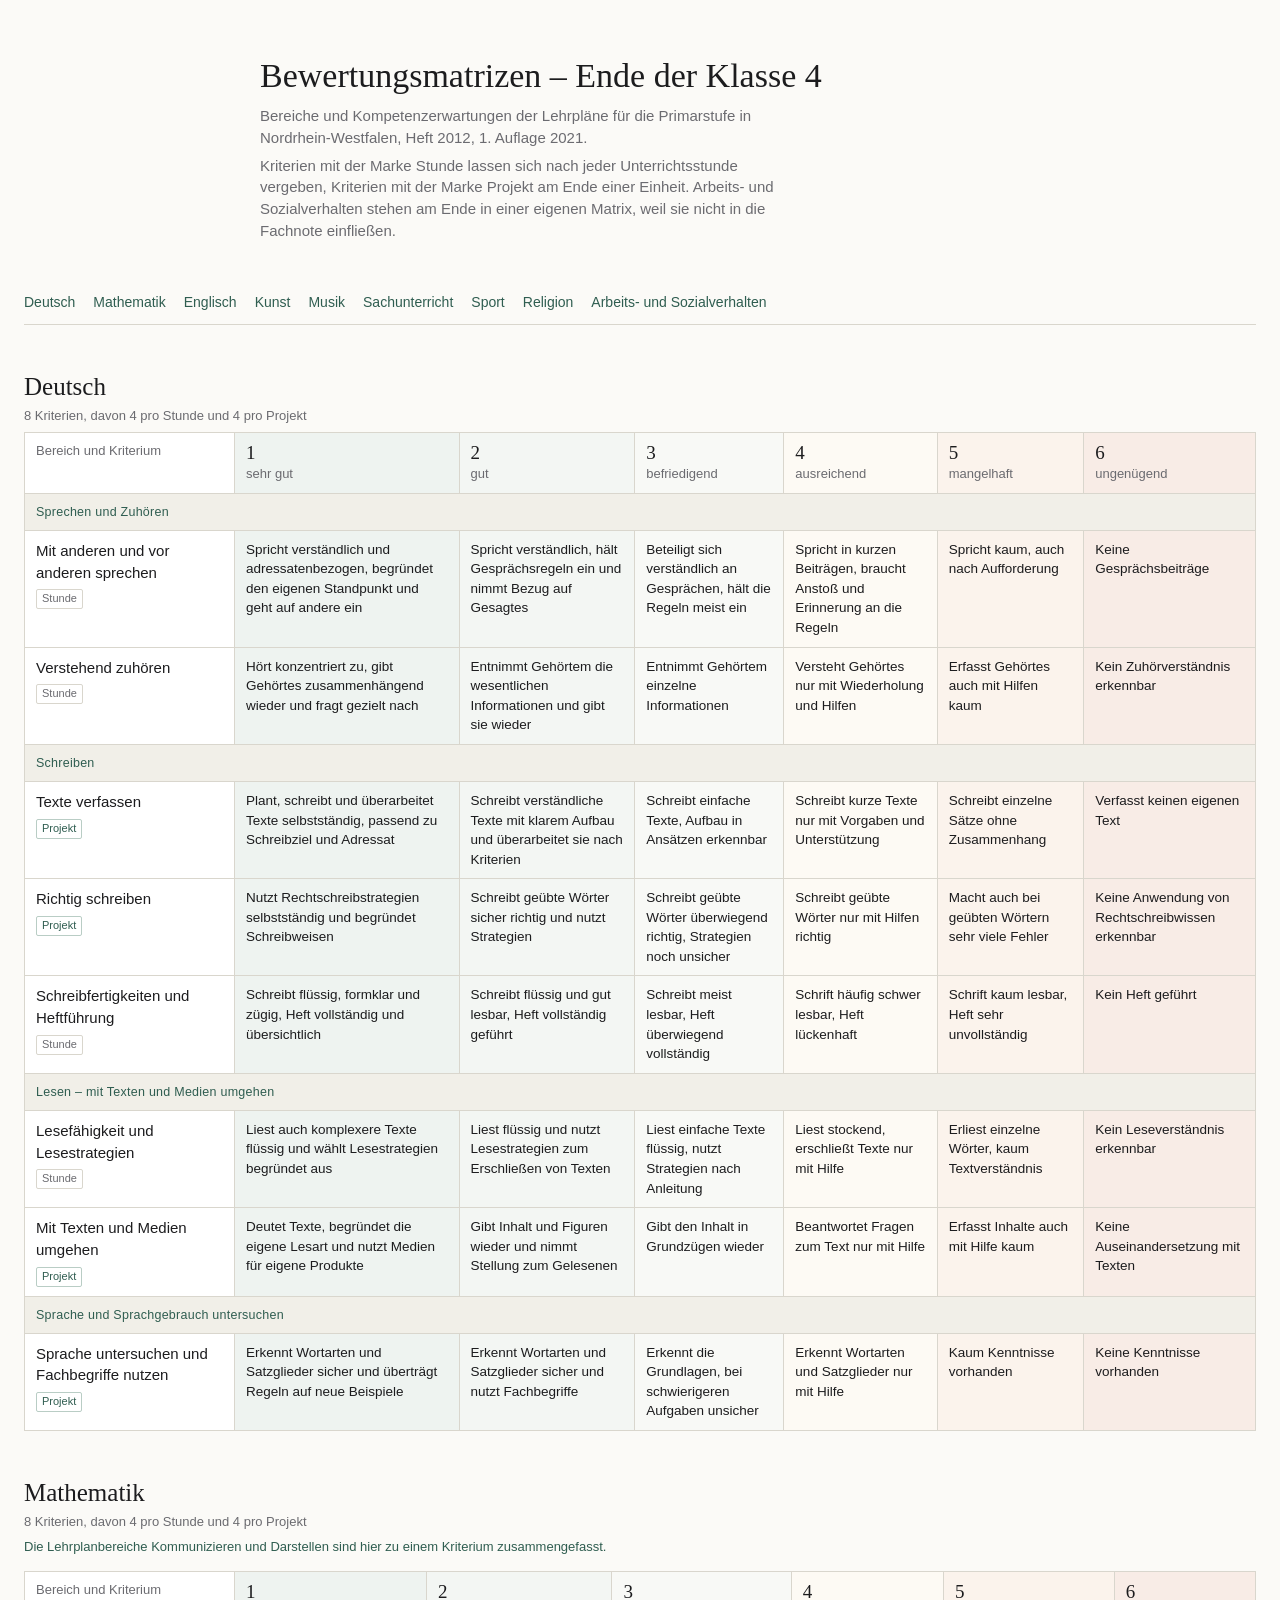
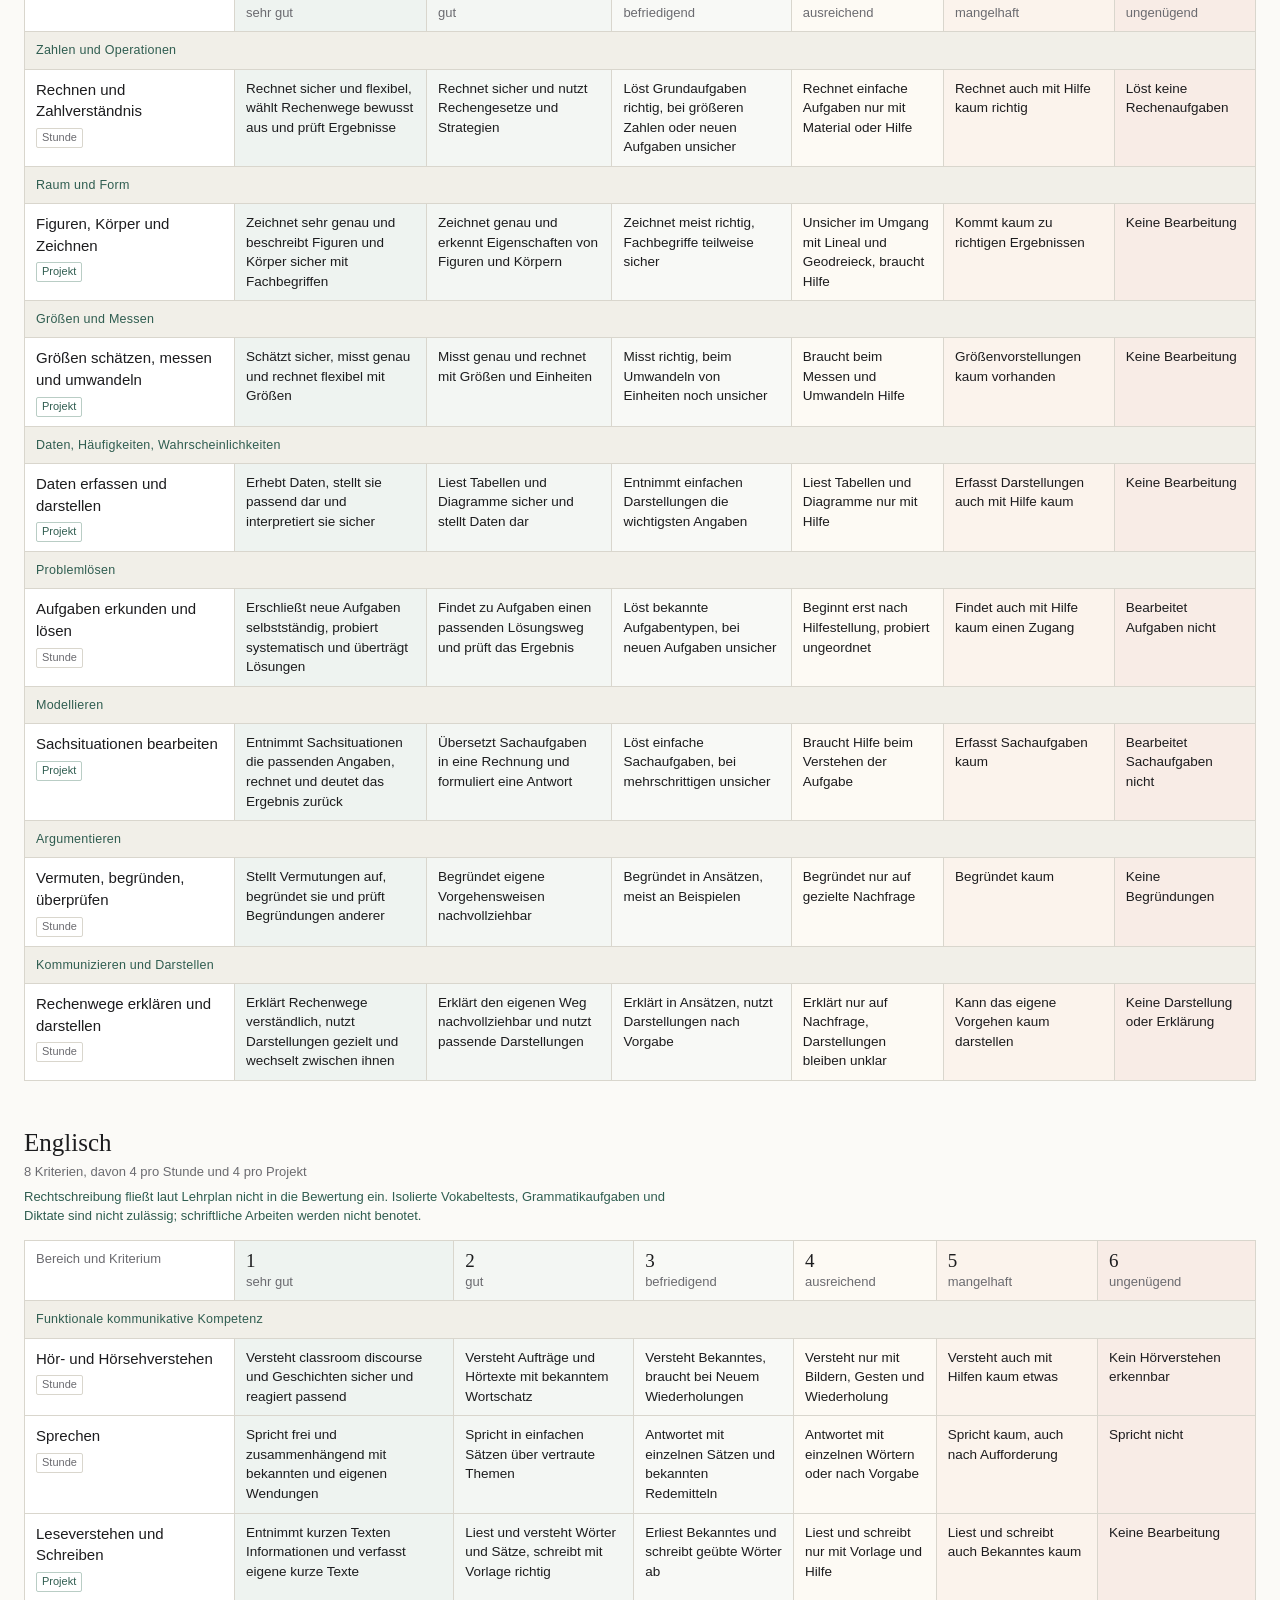
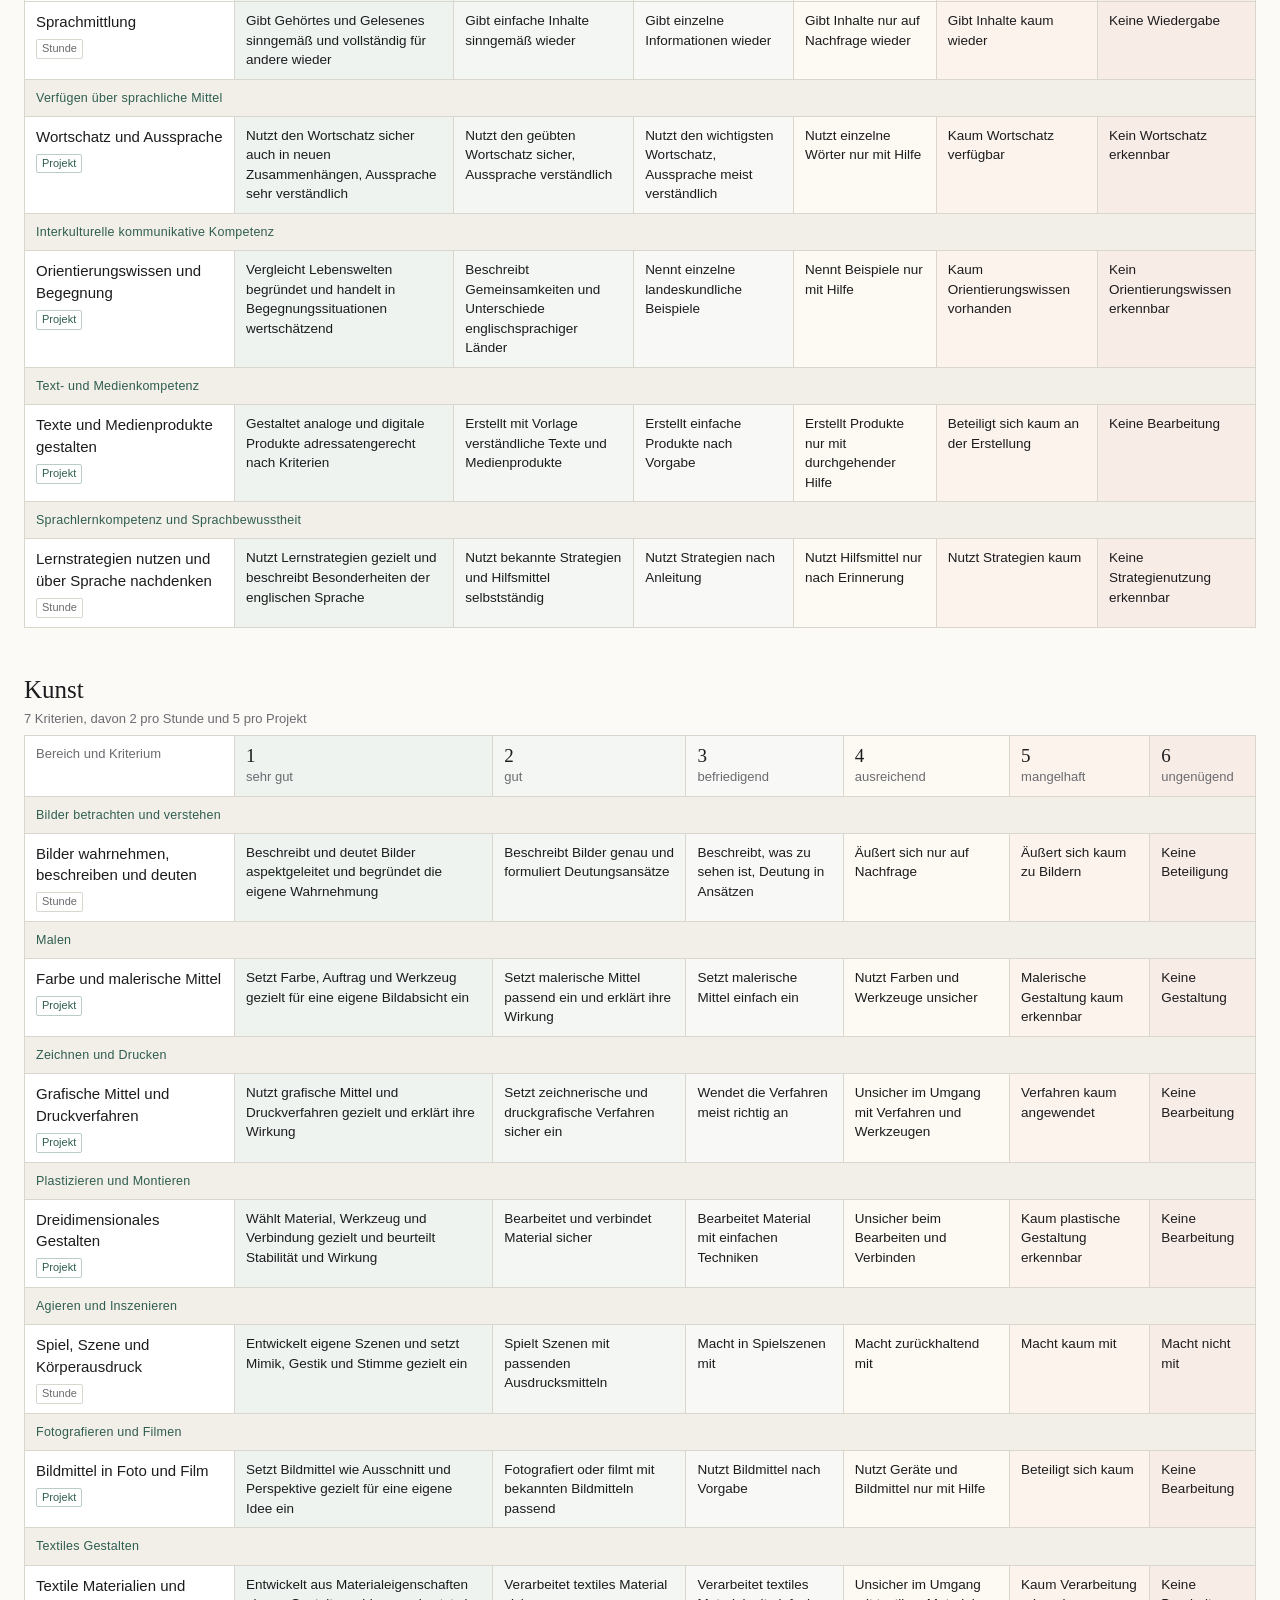
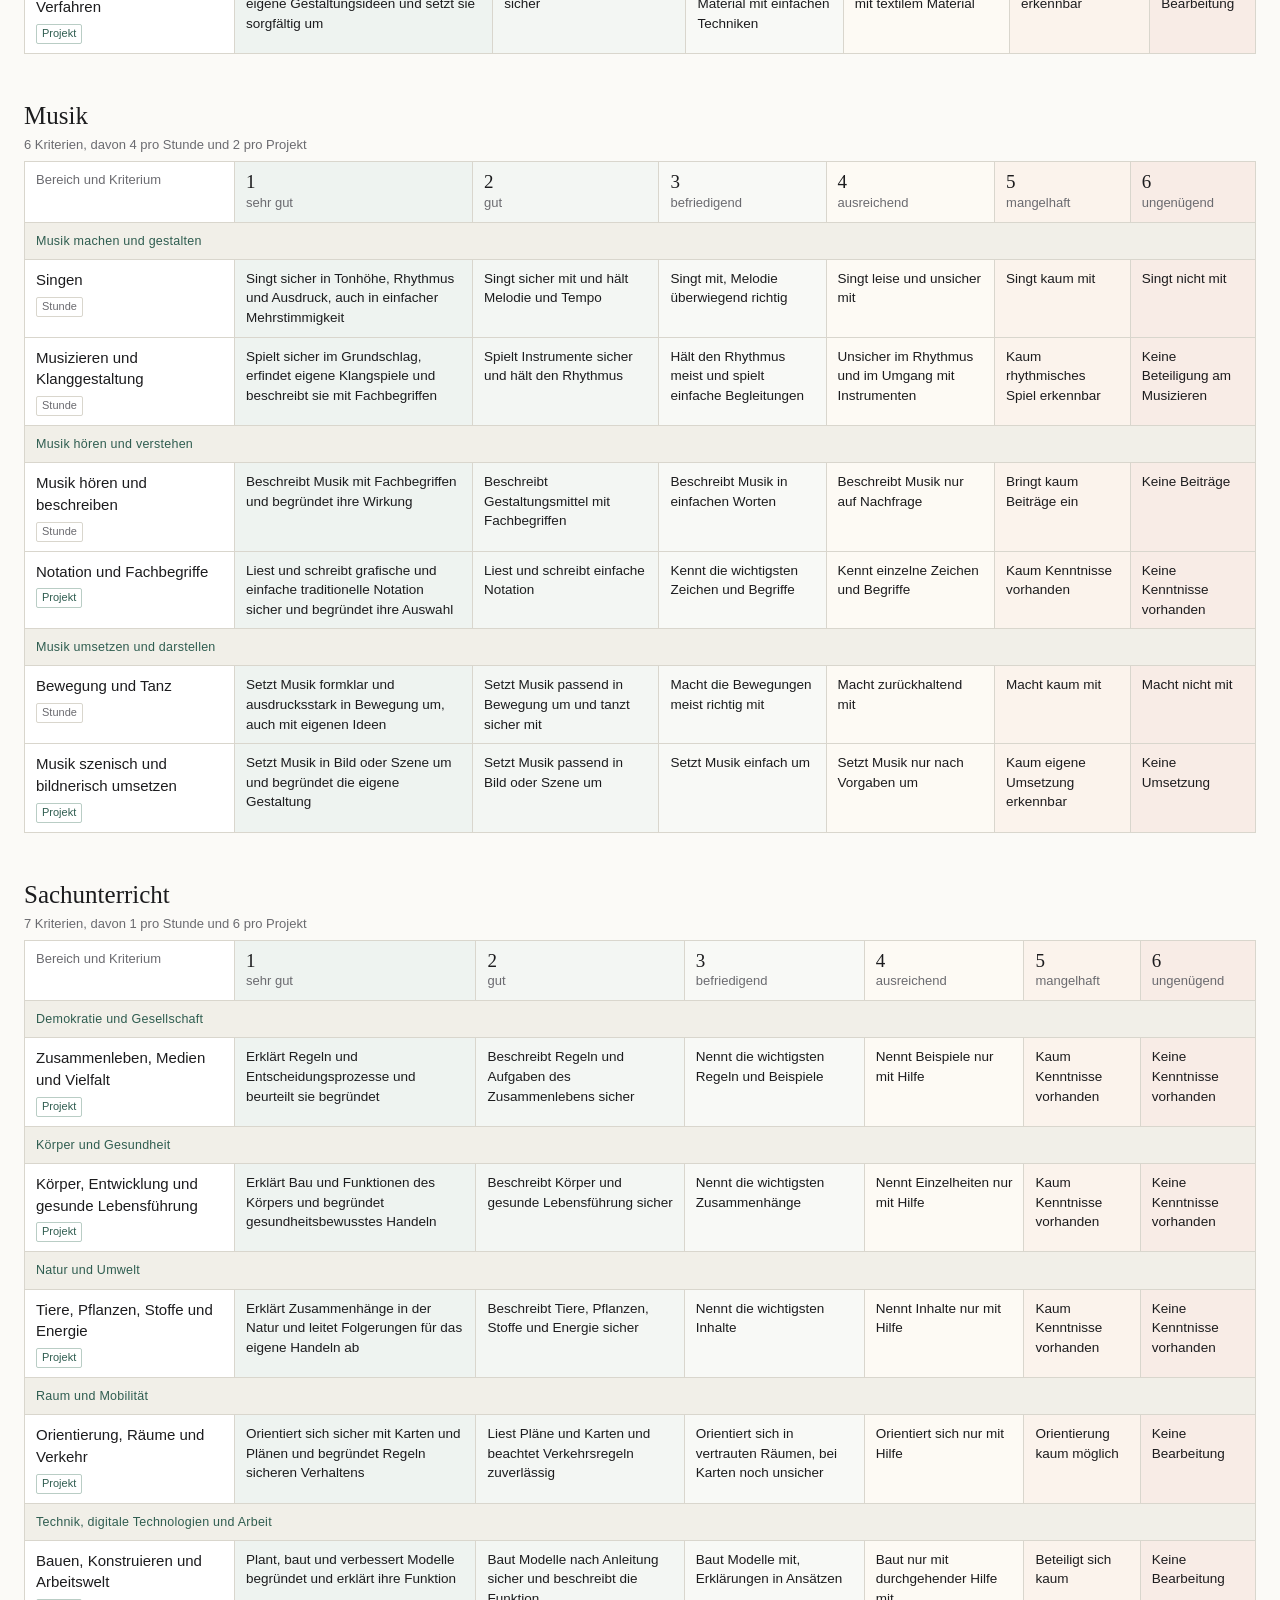
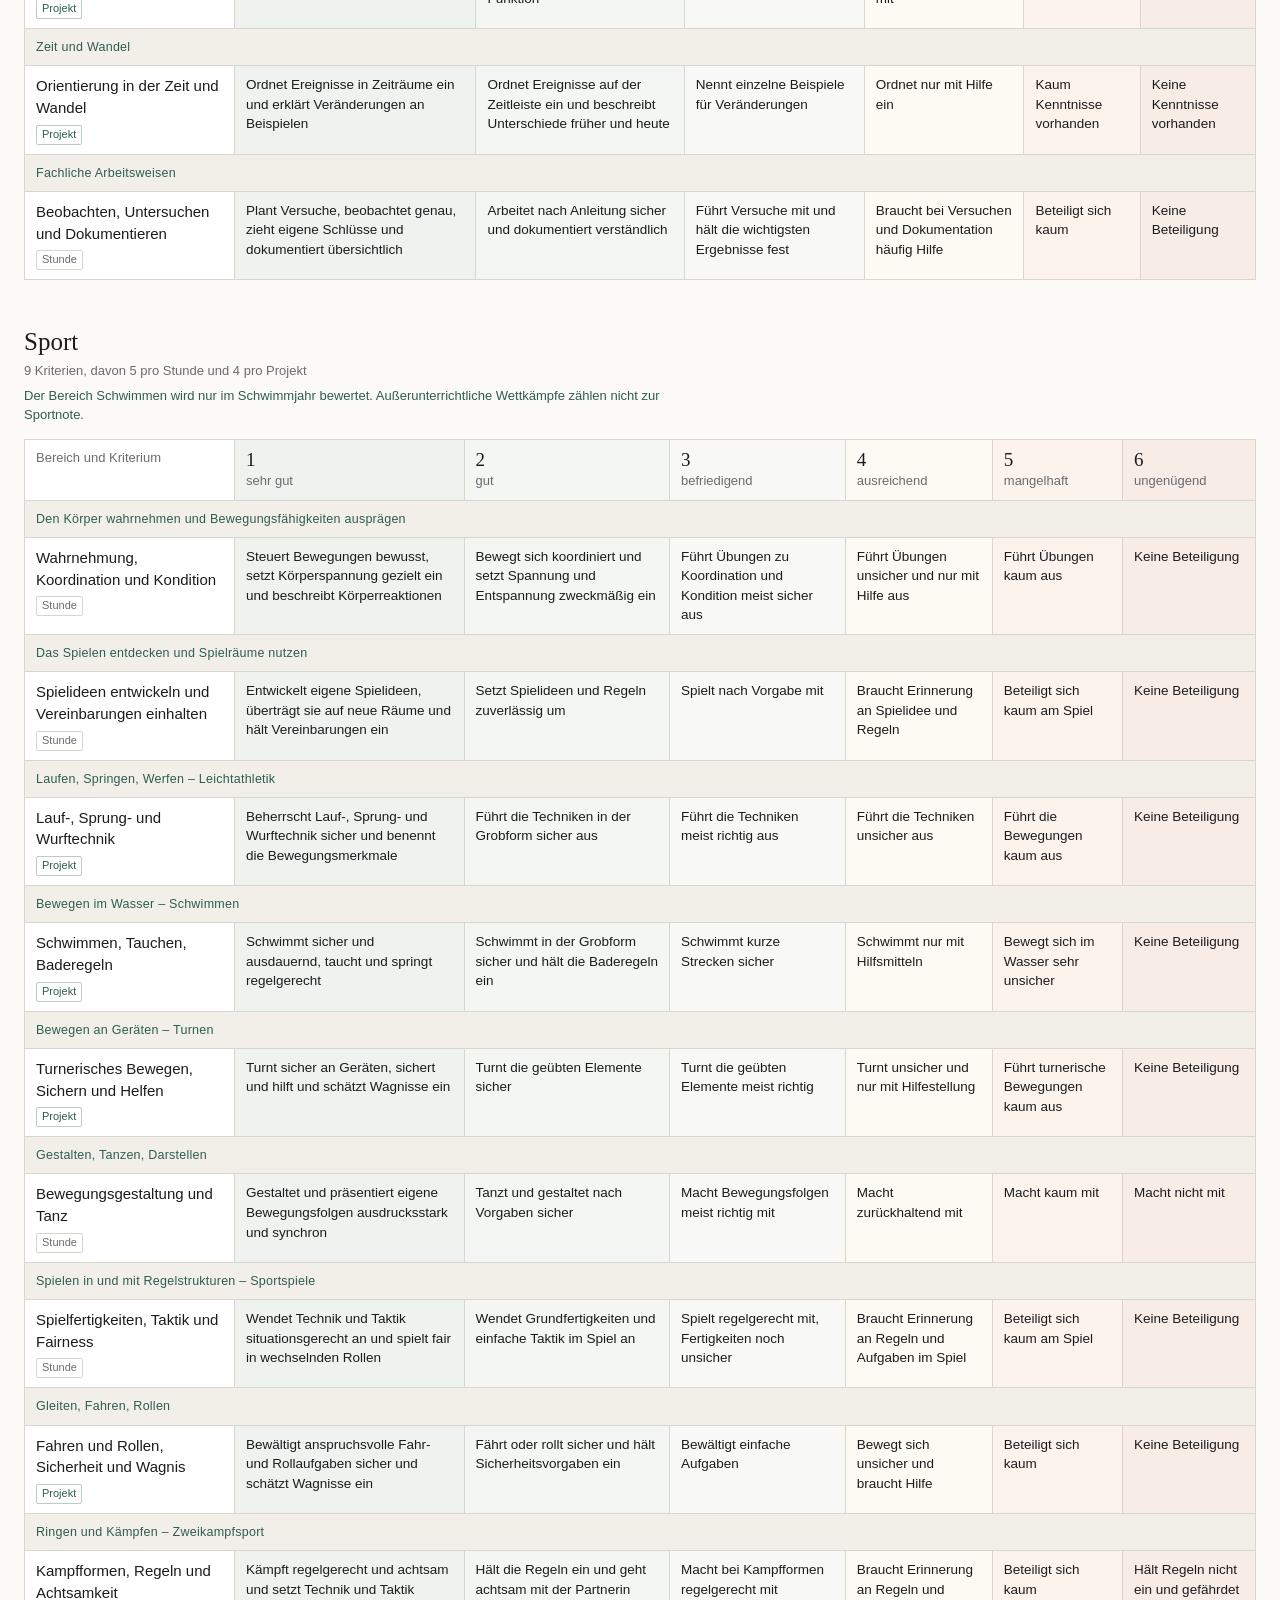
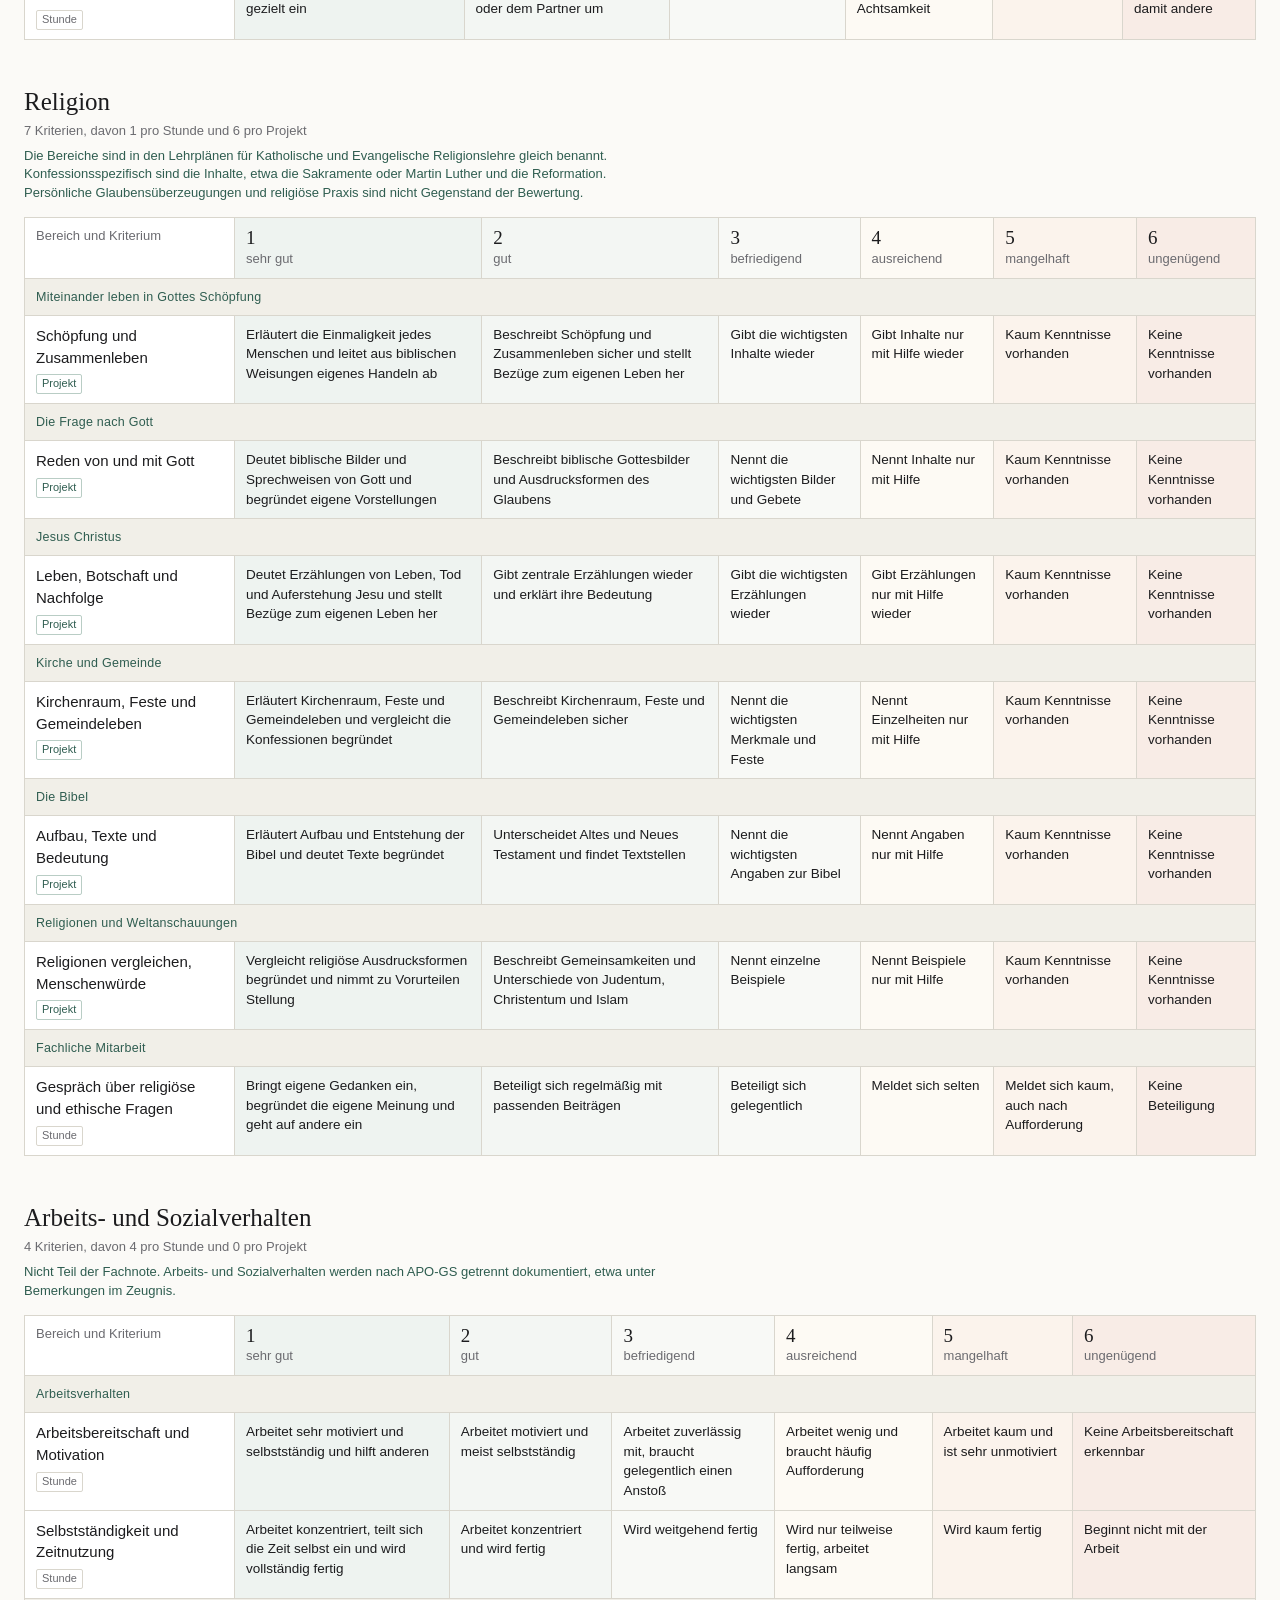
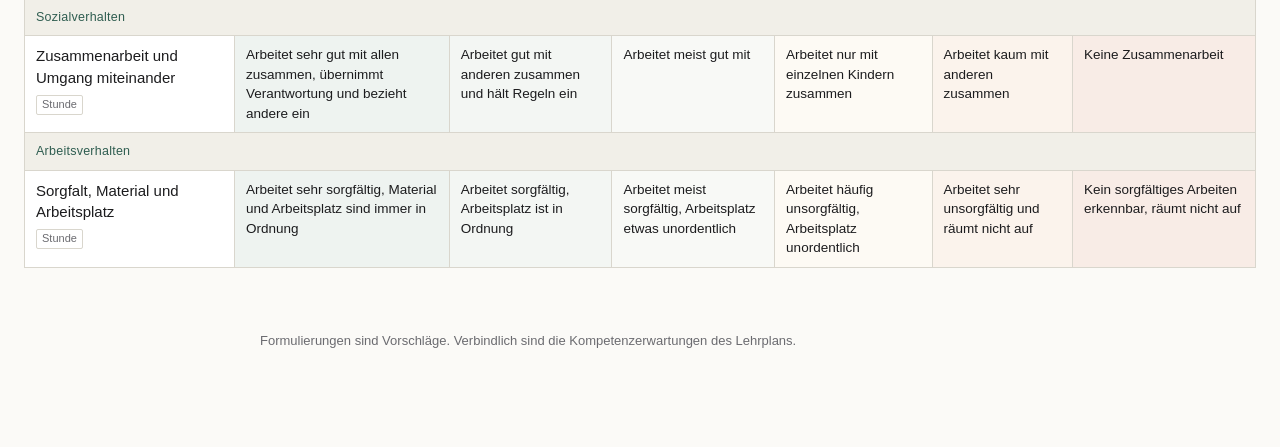
<file: notenblock-matrizen-klasse4.html>
<!DOCTYPE html><html lang="de"><head><meta charset="utf-8">
<meta name="viewport" content="width=device-width, initial-scale=1"><title>Bewertungsmatrizen – Ende der Klasse 4</title>
<style>
  :root{--papier:#fbfaf7;--tinte:#1c1c1e;--grau:#6b6b70;--linie:#d9d6cd;--akzent:#2f5d50}
  *{box-sizing:border-box}
  body{margin:0;padding:0 24px 96px;background:var(--papier);color:var(--tinte);
    font-family:"Helvetica Neue",Arial,sans-serif;font-size:15px;line-height:1.45}
  header{max-width:760px;margin:0 auto;padding:56px 0 8px}
  h1{font-family:Georgia,serif;font-weight:400;font-size:34px;line-height:1.15;margin:0 0 10px}
  header p{color:var(--grau);margin:0 0 6px;max-width:62ch}
  nav{position:sticky;top:0;z-index:5;background:var(--papier);border-bottom:1px solid var(--linie);
    padding:12px 0;margin:24px 0 8px;display:flex;flex-wrap:wrap;gap:6px 18px}
  nav a{color:var(--akzent);text-decoration:none;font-size:14px}
  section{margin:44px 0 0}
  h2{font-family:Georgia,serif;font-weight:400;font-size:25px;margin:0 0 2px}
  .meta{color:var(--grau);font-size:13px;margin:0 0 6px}
  .hinweis{color:var(--akzent);font-size:13px;margin:0 0 14px;max-width:90ch}
  .scroll{overflow-x:auto}
  table{border-collapse:collapse;width:100%;min-width:980px}
  th,td{vertical-align:top;text-align:left;border:1px solid var(--linie);padding:9px 11px;font-weight:400}
  thead th{font-size:13px;color:var(--grau);background:#fff}
  tr.bz th{background:#f1efe8;color:var(--akzent);font-size:12.5px;letter-spacing:.02em}
  .ziffer{display:block;font-family:Georgia,serif;font-size:19px;color:var(--tinte);line-height:1.2}
  .ecke{width:210px}
  tbody th{width:210px;background:#fff}
  .kn{display:block}
  .typ{display:inline-block;margin-top:6px;font-size:11px;color:var(--grau);
    border:1px solid var(--linie);border-radius:2px;padding:1px 5px}
  .typ-projekt{color:var(--akzent);border-color:#b9cdc5}
  td.g{font-size:13.5px}
  .g1{background:#eef3f0}.g2{background:#f3f6f3}.g3{background:#f8f9f6}
  .g4{background:#fdfaf4}.g5{background:#fbf3ec}.g6{background:#f8ece6}
  footer{max-width:760px;margin:64px auto 0;color:var(--grau);font-size:13px}
</style></head><body>
<header><h1>Bewertungsmatrizen – Ende der Klasse 4</h1><p>Bereiche und Kompetenzerwartungen der Lehrpläne für die Primarstufe in Nordrhein-Westfalen, Heft 2012, 1. Auflage 2021.</p>
<p>Kriterien mit der Marke Stunde lassen sich nach jeder Unterrichtsstunde vergeben, Kriterien mit
der Marke Projekt am Ende einer Einheit. Arbeits- und Sozialverhalten stehen am Ende in einer
eigenen Matrix, weil sie nicht in die Fachnote einfließen.</p></header>
<nav><a href="#deutsch">Deutsch</a><a href="#mathe">Mathematik</a><a href="#englisch">Englisch</a><a href="#kunst">Kunst</a><a href="#musik">Musik</a><a href="#sachunterricht">Sachunterricht</a><a href="#sport">Sport</a><a href="#religion">Religion</a><a href="#arbeitsverhalten">Arbeits- und Sozialverhalten</a></nav>
<section id="deutsch">
<h2>Deutsch</h2>
<p class="meta">8 Kriterien, davon 4 pro Stunde und 4 pro Projekt</p>

<div class="scroll"><table><thead><tr><th class="ecke">Bereich und Kriterium</th><th class="g g1"><span class="ziffer">1</span>sehr gut</th><th class="g g2"><span class="ziffer">2</span>gut</th><th class="g g3"><span class="ziffer">3</span>befriedigend</th><th class="g g4"><span class="ziffer">4</span>ausreichend</th><th class="g g5"><span class="ziffer">5</span>mangelhaft</th><th class="g g6"><span class="ziffer">6</span>ungenügend</th></tr></thead><tbody><tr class="bz"><th colspan="7">Sprechen und Zuhören</th></tr><tr><th scope="row"><span class="kn">Mit anderen und vor anderen sprechen</span><span class="typ typ-stunde">Stunde</span></th><td class="g g1">Spricht verständlich und adressatenbezogen, begründet den eigenen Standpunkt und geht auf andere ein</td><td class="g g2">Spricht verständlich, hält Gesprächsregeln ein und nimmt Bezug auf Gesagtes</td><td class="g g3">Beteiligt sich verständlich an Gesprächen, hält die Regeln meist ein</td><td class="g g4">Spricht in kurzen Beiträgen, braucht Anstoß und Erinnerung an die Regeln</td><td class="g g5">Spricht kaum, auch nach Aufforderung</td><td class="g g6">Keine Gesprächsbeiträge</td></tr><tr><th scope="row"><span class="kn">Verstehend zuhören</span><span class="typ typ-stunde">Stunde</span></th><td class="g g1">Hört konzentriert zu, gibt Gehörtes zusammenhängend wieder und fragt gezielt nach</td><td class="g g2">Entnimmt Gehörtem die wesentlichen Informationen und gibt sie wieder</td><td class="g g3">Entnimmt Gehörtem einzelne Informationen</td><td class="g g4">Versteht Gehörtes nur mit Wiederholung und Hilfen</td><td class="g g5">Erfasst Gehörtes auch mit Hilfen kaum</td><td class="g g6">Kein Zuhörverständnis erkennbar</td></tr><tr class="bz"><th colspan="7">Schreiben</th></tr><tr><th scope="row"><span class="kn">Texte verfassen</span><span class="typ typ-projekt">Projekt</span></th><td class="g g1">Plant, schreibt und überarbeitet Texte selbstständig, passend zu Schreibziel und Adressat</td><td class="g g2">Schreibt verständliche Texte mit klarem Aufbau und überarbeitet sie nach Kriterien</td><td class="g g3">Schreibt einfache Texte, Aufbau in Ansätzen erkennbar</td><td class="g g4">Schreibt kurze Texte nur mit Vorgaben und Unterstützung</td><td class="g g5">Schreibt einzelne Sätze ohne Zusammenhang</td><td class="g g6">Verfasst keinen eigenen Text</td></tr><tr><th scope="row"><span class="kn">Richtig schreiben</span><span class="typ typ-projekt">Projekt</span></th><td class="g g1">Nutzt Rechtschreibstrategien selbstständig und begründet Schreibweisen</td><td class="g g2">Schreibt geübte Wörter sicher richtig und nutzt Strategien</td><td class="g g3">Schreibt geübte Wörter überwiegend richtig, Strategien noch unsicher</td><td class="g g4">Schreibt geübte Wörter nur mit Hilfen richtig</td><td class="g g5">Macht auch bei geübten Wörtern sehr viele Fehler</td><td class="g g6">Keine Anwendung von Rechtschreibwissen erkennbar</td></tr><tr><th scope="row"><span class="kn">Schreibfertigkeiten und Heftführung</span><span class="typ typ-stunde">Stunde</span></th><td class="g g1">Schreibt flüssig, formklar und zügig, Heft vollständig und übersichtlich</td><td class="g g2">Schreibt flüssig und gut lesbar, Heft vollständig geführt</td><td class="g g3">Schreibt meist lesbar, Heft überwiegend vollständig</td><td class="g g4">Schrift häufig schwer lesbar, Heft lückenhaft</td><td class="g g5">Schrift kaum lesbar, Heft sehr unvollständig</td><td class="g g6">Kein Heft geführt</td></tr><tr class="bz"><th colspan="7">Lesen – mit Texten und Medien umgehen</th></tr><tr><th scope="row"><span class="kn">Lesefähigkeit und Lesestrategien</span><span class="typ typ-stunde">Stunde</span></th><td class="g g1">Liest auch komplexere Texte flüssig und wählt Lesestrategien begründet aus</td><td class="g g2">Liest flüssig und nutzt Lesestrategien zum Erschließen von Texten</td><td class="g g3">Liest einfache Texte flüssig, nutzt Strategien nach Anleitung</td><td class="g g4">Liest stockend, erschließt Texte nur mit Hilfe</td><td class="g g5">Erliest einzelne Wörter, kaum Textverständnis</td><td class="g g6">Kein Leseverständnis erkennbar</td></tr><tr><th scope="row"><span class="kn">Mit Texten und Medien umgehen</span><span class="typ typ-projekt">Projekt</span></th><td class="g g1">Deutet Texte, begründet die eigene Lesart und nutzt Medien für eigene Produkte</td><td class="g g2">Gibt Inhalt und Figuren wieder und nimmt Stellung zum Gelesenen</td><td class="g g3">Gibt den Inhalt in Grundzügen wieder</td><td class="g g4">Beantwortet Fragen zum Text nur mit Hilfe</td><td class="g g5">Erfasst Inhalte auch mit Hilfe kaum</td><td class="g g6">Keine Auseinandersetzung mit Texten</td></tr><tr class="bz"><th colspan="7">Sprache und Sprachgebrauch untersuchen</th></tr><tr><th scope="row"><span class="kn">Sprache untersuchen und Fachbegriffe nutzen</span><span class="typ typ-projekt">Projekt</span></th><td class="g g1">Erkennt Wortarten und Satzglieder sicher und überträgt Regeln auf neue Beispiele</td><td class="g g2">Erkennt Wortarten und Satzglieder sicher und nutzt Fachbegriffe</td><td class="g g3">Erkennt die Grundlagen, bei schwierigeren Aufgaben unsicher</td><td class="g g4">Erkennt Wortarten und Satzglieder nur mit Hilfe</td><td class="g g5">Kaum Kenntnisse vorhanden</td><td class="g g6">Keine Kenntnisse vorhanden</td></tr></tbody></table></div>
</section>
<section id="mathe">
<h2>Mathematik</h2>
<p class="meta">8 Kriterien, davon 4 pro Stunde und 4 pro Projekt</p>
<p class="hinweis">Die Lehrplanbereiche Kommunizieren und Darstellen sind hier zu einem Kriterium zusammengefasst.</p>
<div class="scroll"><table><thead><tr><th class="ecke">Bereich und Kriterium</th><th class="g g1"><span class="ziffer">1</span>sehr gut</th><th class="g g2"><span class="ziffer">2</span>gut</th><th class="g g3"><span class="ziffer">3</span>befriedigend</th><th class="g g4"><span class="ziffer">4</span>ausreichend</th><th class="g g5"><span class="ziffer">5</span>mangelhaft</th><th class="g g6"><span class="ziffer">6</span>ungenügend</th></tr></thead><tbody><tr class="bz"><th colspan="7">Zahlen und Operationen</th></tr><tr><th scope="row"><span class="kn">Rechnen und Zahlverständnis</span><span class="typ typ-stunde">Stunde</span></th><td class="g g1">Rechnet sicher und flexibel, wählt Rechenwege bewusst aus und prüft Ergebnisse</td><td class="g g2">Rechnet sicher und nutzt Rechengesetze und Strategien</td><td class="g g3">Löst Grundaufgaben richtig, bei größeren Zahlen oder neuen Aufgaben unsicher</td><td class="g g4">Rechnet einfache Aufgaben nur mit Material oder Hilfe</td><td class="g g5">Rechnet auch mit Hilfe kaum richtig</td><td class="g g6">Löst keine Rechenaufgaben</td></tr><tr class="bz"><th colspan="7">Raum und Form</th></tr><tr><th scope="row"><span class="kn">Figuren, Körper und Zeichnen</span><span class="typ typ-projekt">Projekt</span></th><td class="g g1">Zeichnet sehr genau und beschreibt Figuren und Körper sicher mit Fachbegriffen</td><td class="g g2">Zeichnet genau und erkennt Eigenschaften von Figuren und Körpern</td><td class="g g3">Zeichnet meist richtig, Fachbegriffe teilweise sicher</td><td class="g g4">Unsicher im Umgang mit Lineal und Geodreieck, braucht Hilfe</td><td class="g g5">Kommt kaum zu richtigen Ergebnissen</td><td class="g g6">Keine Bearbeitung</td></tr><tr class="bz"><th colspan="7">Größen und Messen</th></tr><tr><th scope="row"><span class="kn">Größen schätzen, messen und umwandeln</span><span class="typ typ-projekt">Projekt</span></th><td class="g g1">Schätzt sicher, misst genau und rechnet flexibel mit Größen</td><td class="g g2">Misst genau und rechnet mit Größen und Einheiten</td><td class="g g3">Misst richtig, beim Umwandeln von Einheiten noch unsicher</td><td class="g g4">Braucht beim Messen und Umwandeln Hilfe</td><td class="g g5">Größenvorstellungen kaum vorhanden</td><td class="g g6">Keine Bearbeitung</td></tr><tr class="bz"><th colspan="7">Daten, Häufigkeiten, Wahrscheinlichkeiten</th></tr><tr><th scope="row"><span class="kn">Daten erfassen und darstellen</span><span class="typ typ-projekt">Projekt</span></th><td class="g g1">Erhebt Daten, stellt sie passend dar und interpretiert sie sicher</td><td class="g g2">Liest Tabellen und Diagramme sicher und stellt Daten dar</td><td class="g g3">Entnimmt einfachen Darstellungen die wichtigsten Angaben</td><td class="g g4">Liest Tabellen und Diagramme nur mit Hilfe</td><td class="g g5">Erfasst Darstellungen auch mit Hilfe kaum</td><td class="g g6">Keine Bearbeitung</td></tr><tr class="bz"><th colspan="7">Problemlösen</th></tr><tr><th scope="row"><span class="kn">Aufgaben erkunden und lösen</span><span class="typ typ-stunde">Stunde</span></th><td class="g g1">Erschließt neue Aufgaben selbstständig, probiert systematisch und überträgt Lösungen</td><td class="g g2">Findet zu Aufgaben einen passenden Lösungsweg und prüft das Ergebnis</td><td class="g g3">Löst bekannte Aufgabentypen, bei neuen Aufgaben unsicher</td><td class="g g4">Beginnt erst nach Hilfestellung, probiert ungeordnet</td><td class="g g5">Findet auch mit Hilfe kaum einen Zugang</td><td class="g g6">Bearbeitet Aufgaben nicht</td></tr><tr class="bz"><th colspan="7">Modellieren</th></tr><tr><th scope="row"><span class="kn">Sachsituationen bearbeiten</span><span class="typ typ-projekt">Projekt</span></th><td class="g g1">Entnimmt Sachsituationen die passenden Angaben, rechnet und deutet das Ergebnis zurück</td><td class="g g2">Übersetzt Sachaufgaben in eine Rechnung und formuliert eine Antwort</td><td class="g g3">Löst einfache Sachaufgaben, bei mehrschrittigen unsicher</td><td class="g g4">Braucht Hilfe beim Verstehen der Aufgabe</td><td class="g g5">Erfasst Sachaufgaben kaum</td><td class="g g6">Bearbeitet Sachaufgaben nicht</td></tr><tr class="bz"><th colspan="7">Argumentieren</th></tr><tr><th scope="row"><span class="kn">Vermuten, begründen, überprüfen</span><span class="typ typ-stunde">Stunde</span></th><td class="g g1">Stellt Vermutungen auf, begründet sie und prüft Begründungen anderer</td><td class="g g2">Begründet eigene Vorgehensweisen nachvollziehbar</td><td class="g g3">Begründet in Ansätzen, meist an Beispielen</td><td class="g g4">Begründet nur auf gezielte Nachfrage</td><td class="g g5">Begründet kaum</td><td class="g g6">Keine Begründungen</td></tr><tr class="bz"><th colspan="7">Kommunizieren und Darstellen</th></tr><tr><th scope="row"><span class="kn">Rechenwege erklären und darstellen</span><span class="typ typ-stunde">Stunde</span></th><td class="g g1">Erklärt Rechenwege verständlich, nutzt Darstellungen gezielt und wechselt zwischen ihnen</td><td class="g g2">Erklärt den eigenen Weg nachvollziehbar und nutzt passende Darstellungen</td><td class="g g3">Erklärt in Ansätzen, nutzt Darstellungen nach Vorgabe</td><td class="g g4">Erklärt nur auf Nachfrage, Darstellungen bleiben unklar</td><td class="g g5">Kann das eigene Vorgehen kaum darstellen</td><td class="g g6">Keine Darstellung oder Erklärung</td></tr></tbody></table></div>
</section>
<section id="englisch">
<h2>Englisch</h2>
<p class="meta">8 Kriterien, davon 4 pro Stunde und 4 pro Projekt</p>
<p class="hinweis">Rechtschreibung fließt laut Lehrplan nicht in die Bewertung ein. Isolierte Vokabeltests, Grammatikaufgaben und Diktate sind nicht zulässig; schriftliche Arbeiten werden nicht benotet.</p>
<div class="scroll"><table><thead><tr><th class="ecke">Bereich und Kriterium</th><th class="g g1"><span class="ziffer">1</span>sehr gut</th><th class="g g2"><span class="ziffer">2</span>gut</th><th class="g g3"><span class="ziffer">3</span>befriedigend</th><th class="g g4"><span class="ziffer">4</span>ausreichend</th><th class="g g5"><span class="ziffer">5</span>mangelhaft</th><th class="g g6"><span class="ziffer">6</span>ungenügend</th></tr></thead><tbody><tr class="bz"><th colspan="7">Funktionale kommunikative Kompetenz</th></tr><tr><th scope="row"><span class="kn">Hör- und Hörsehverstehen</span><span class="typ typ-stunde">Stunde</span></th><td class="g g1">Versteht classroom discourse und Geschichten sicher und reagiert passend</td><td class="g g2">Versteht Aufträge und Hörtexte mit bekanntem Wortschatz</td><td class="g g3">Versteht Bekanntes, braucht bei Neuem Wiederholungen</td><td class="g g4">Versteht nur mit Bildern, Gesten und Wiederholung</td><td class="g g5">Versteht auch mit Hilfen kaum etwas</td><td class="g g6">Kein Hörverstehen erkennbar</td></tr><tr><th scope="row"><span class="kn">Sprechen</span><span class="typ typ-stunde">Stunde</span></th><td class="g g1">Spricht frei und zusammenhängend mit bekannten und eigenen Wendungen</td><td class="g g2">Spricht in einfachen Sätzen über vertraute Themen</td><td class="g g3">Antwortet mit einzelnen Sätzen und bekannten Redemitteln</td><td class="g g4">Antwortet mit einzelnen Wörtern oder nach Vorgabe</td><td class="g g5">Spricht kaum, auch nach Aufforderung</td><td class="g g6">Spricht nicht</td></tr><tr><th scope="row"><span class="kn">Leseverstehen und Schreiben</span><span class="typ typ-projekt">Projekt</span></th><td class="g g1">Entnimmt kurzen Texten Informationen und verfasst eigene kurze Texte</td><td class="g g2">Liest und versteht Wörter und Sätze, schreibt mit Vorlage richtig</td><td class="g g3">Erliest Bekanntes und schreibt geübte Wörter ab</td><td class="g g4">Liest und schreibt nur mit Vorlage und Hilfe</td><td class="g g5">Liest und schreibt auch Bekanntes kaum</td><td class="g g6">Keine Bearbeitung</td></tr><tr><th scope="row"><span class="kn">Sprachmittlung</span><span class="typ typ-stunde">Stunde</span></th><td class="g g1">Gibt Gehörtes und Gelesenes sinngemäß und vollständig für andere wieder</td><td class="g g2">Gibt einfache Inhalte sinngemäß wieder</td><td class="g g3">Gibt einzelne Informationen wieder</td><td class="g g4">Gibt Inhalte nur auf Nachfrage wieder</td><td class="g g5">Gibt Inhalte kaum wieder</td><td class="g g6">Keine Wiedergabe</td></tr><tr class="bz"><th colspan="7">Verfügen über sprachliche Mittel</th></tr><tr><th scope="row"><span class="kn">Wortschatz und Aussprache</span><span class="typ typ-projekt">Projekt</span></th><td class="g g1">Nutzt den Wortschatz sicher auch in neuen Zusammenhängen, Aussprache sehr verständlich</td><td class="g g2">Nutzt den geübten Wortschatz sicher, Aussprache verständlich</td><td class="g g3">Nutzt den wichtigsten Wortschatz, Aussprache meist verständlich</td><td class="g g4">Nutzt einzelne Wörter nur mit Hilfe</td><td class="g g5">Kaum Wortschatz verfügbar</td><td class="g g6">Kein Wortschatz erkennbar</td></tr><tr class="bz"><th colspan="7">Interkulturelle kommunikative Kompetenz</th></tr><tr><th scope="row"><span class="kn">Orientierungswissen und Begegnung</span><span class="typ typ-projekt">Projekt</span></th><td class="g g1">Vergleicht Lebenswelten begründet und handelt in Begegnungssituationen wertschätzend</td><td class="g g2">Beschreibt Gemeinsamkeiten und Unterschiede englischsprachiger Länder</td><td class="g g3">Nennt einzelne landeskundliche Beispiele</td><td class="g g4">Nennt Beispiele nur mit Hilfe</td><td class="g g5">Kaum Orientierungswissen vorhanden</td><td class="g g6">Kein Orientierungswissen erkennbar</td></tr><tr class="bz"><th colspan="7">Text- und Medienkompetenz</th></tr><tr><th scope="row"><span class="kn">Texte und Medienprodukte gestalten</span><span class="typ typ-projekt">Projekt</span></th><td class="g g1">Gestaltet analoge und digitale Produkte adressatengerecht nach Kriterien</td><td class="g g2">Erstellt mit Vorlage verständliche Texte und Medienprodukte</td><td class="g g3">Erstellt einfache Produkte nach Vorgabe</td><td class="g g4">Erstellt Produkte nur mit durchgehender Hilfe</td><td class="g g5">Beteiligt sich kaum an der Erstellung</td><td class="g g6">Keine Bearbeitung</td></tr><tr class="bz"><th colspan="7">Sprachlernkompetenz und Sprachbewusstheit</th></tr><tr><th scope="row"><span class="kn">Lernstrategien nutzen und über Sprache nachdenken</span><span class="typ typ-stunde">Stunde</span></th><td class="g g1">Nutzt Lernstrategien gezielt und beschreibt Besonderheiten der englischen Sprache</td><td class="g g2">Nutzt bekannte Strategien und Hilfsmittel selbstständig</td><td class="g g3">Nutzt Strategien nach Anleitung</td><td class="g g4">Nutzt Hilfsmittel nur nach Erinnerung</td><td class="g g5">Nutzt Strategien kaum</td><td class="g g6">Keine Strategienutzung erkennbar</td></tr></tbody></table></div>
</section>
<section id="kunst">
<h2>Kunst</h2>
<p class="meta">7 Kriterien, davon 2 pro Stunde und 5 pro Projekt</p>

<div class="scroll"><table><thead><tr><th class="ecke">Bereich und Kriterium</th><th class="g g1"><span class="ziffer">1</span>sehr gut</th><th class="g g2"><span class="ziffer">2</span>gut</th><th class="g g3"><span class="ziffer">3</span>befriedigend</th><th class="g g4"><span class="ziffer">4</span>ausreichend</th><th class="g g5"><span class="ziffer">5</span>mangelhaft</th><th class="g g6"><span class="ziffer">6</span>ungenügend</th></tr></thead><tbody><tr class="bz"><th colspan="7">Bilder betrachten und verstehen</th></tr><tr><th scope="row"><span class="kn">Bilder wahrnehmen, beschreiben und deuten</span><span class="typ typ-stunde">Stunde</span></th><td class="g g1">Beschreibt und deutet Bilder aspektgeleitet und begründet die eigene Wahrnehmung</td><td class="g g2">Beschreibt Bilder genau und formuliert Deutungsansätze</td><td class="g g3">Beschreibt, was zu sehen ist, Deutung in Ansätzen</td><td class="g g4">Äußert sich nur auf Nachfrage</td><td class="g g5">Äußert sich kaum zu Bildern</td><td class="g g6">Keine Beteiligung</td></tr><tr class="bz"><th colspan="7">Malen</th></tr><tr><th scope="row"><span class="kn">Farbe und malerische Mittel</span><span class="typ typ-projekt">Projekt</span></th><td class="g g1">Setzt Farbe, Auftrag und Werkzeug gezielt für eine eigene Bildabsicht ein</td><td class="g g2">Setzt malerische Mittel passend ein und erklärt ihre Wirkung</td><td class="g g3">Setzt malerische Mittel einfach ein</td><td class="g g4">Nutzt Farben und Werkzeuge unsicher</td><td class="g g5">Malerische Gestaltung kaum erkennbar</td><td class="g g6">Keine Gestaltung</td></tr><tr class="bz"><th colspan="7">Zeichnen und Drucken</th></tr><tr><th scope="row"><span class="kn">Grafische Mittel und Druckverfahren</span><span class="typ typ-projekt">Projekt</span></th><td class="g g1">Nutzt grafische Mittel und Druckverfahren gezielt und erklärt ihre Wirkung</td><td class="g g2">Setzt zeichnerische und druckgrafische Verfahren sicher ein</td><td class="g g3">Wendet die Verfahren meist richtig an</td><td class="g g4">Unsicher im Umgang mit Verfahren und Werkzeugen</td><td class="g g5">Verfahren kaum angewendet</td><td class="g g6">Keine Bearbeitung</td></tr><tr class="bz"><th colspan="7">Plastizieren und Montieren</th></tr><tr><th scope="row"><span class="kn">Dreidimensionales Gestalten</span><span class="typ typ-projekt">Projekt</span></th><td class="g g1">Wählt Material, Werkzeug und Verbindung gezielt und beurteilt Stabilität und Wirkung</td><td class="g g2">Bearbeitet und verbindet Material sicher</td><td class="g g3">Bearbeitet Material mit einfachen Techniken</td><td class="g g4">Unsicher beim Bearbeiten und Verbinden</td><td class="g g5">Kaum plastische Gestaltung erkennbar</td><td class="g g6">Keine Bearbeitung</td></tr><tr class="bz"><th colspan="7">Agieren und Inszenieren</th></tr><tr><th scope="row"><span class="kn">Spiel, Szene und Körperausdruck</span><span class="typ typ-stunde">Stunde</span></th><td class="g g1">Entwickelt eigene Szenen und setzt Mimik, Gestik und Stimme gezielt ein</td><td class="g g2">Spielt Szenen mit passenden Ausdrucksmitteln</td><td class="g g3">Macht in Spielszenen mit</td><td class="g g4">Macht zurückhaltend mit</td><td class="g g5">Macht kaum mit</td><td class="g g6">Macht nicht mit</td></tr><tr class="bz"><th colspan="7">Fotografieren und Filmen</th></tr><tr><th scope="row"><span class="kn">Bildmittel in Foto und Film</span><span class="typ typ-projekt">Projekt</span></th><td class="g g1">Setzt Bildmittel wie Ausschnitt und Perspektive gezielt für eine eigene Idee ein</td><td class="g g2">Fotografiert oder filmt mit bekannten Bildmitteln passend</td><td class="g g3">Nutzt Bildmittel nach Vorgabe</td><td class="g g4">Nutzt Geräte und Bildmittel nur mit Hilfe</td><td class="g g5">Beteiligt sich kaum</td><td class="g g6">Keine Bearbeitung</td></tr><tr class="bz"><th colspan="7">Textiles Gestalten</th></tr><tr><th scope="row"><span class="kn">Textile Materialien und Verfahren</span><span class="typ typ-projekt">Projekt</span></th><td class="g g1">Entwickelt aus Materialeigenschaften eigene Gestaltungsideen und setzt sie sorgfältig um</td><td class="g g2">Verarbeitet textiles Material sicher</td><td class="g g3">Verarbeitet textiles Material mit einfachen Techniken</td><td class="g g4">Unsicher im Umgang mit textilem Material</td><td class="g g5">Kaum Verarbeitung erkennbar</td><td class="g g6">Keine Bearbeitung</td></tr></tbody></table></div>
</section>
<section id="musik">
<h2>Musik</h2>
<p class="meta">6 Kriterien, davon 4 pro Stunde und 2 pro Projekt</p>

<div class="scroll"><table><thead><tr><th class="ecke">Bereich und Kriterium</th><th class="g g1"><span class="ziffer">1</span>sehr gut</th><th class="g g2"><span class="ziffer">2</span>gut</th><th class="g g3"><span class="ziffer">3</span>befriedigend</th><th class="g g4"><span class="ziffer">4</span>ausreichend</th><th class="g g5"><span class="ziffer">5</span>mangelhaft</th><th class="g g6"><span class="ziffer">6</span>ungenügend</th></tr></thead><tbody><tr class="bz"><th colspan="7">Musik machen und gestalten</th></tr><tr><th scope="row"><span class="kn">Singen</span><span class="typ typ-stunde">Stunde</span></th><td class="g g1">Singt sicher in Tonhöhe, Rhythmus und Ausdruck, auch in einfacher Mehrstimmigkeit</td><td class="g g2">Singt sicher mit und hält Melodie und Tempo</td><td class="g g3">Singt mit, Melodie überwiegend richtig</td><td class="g g4">Singt leise und unsicher mit</td><td class="g g5">Singt kaum mit</td><td class="g g6">Singt nicht mit</td></tr><tr><th scope="row"><span class="kn">Musizieren und Klanggestaltung</span><span class="typ typ-stunde">Stunde</span></th><td class="g g1">Spielt sicher im Grundschlag, erfindet eigene Klangspiele und beschreibt sie mit Fachbegriffen</td><td class="g g2">Spielt Instrumente sicher und hält den Rhythmus</td><td class="g g3">Hält den Rhythmus meist und spielt einfache Begleitungen</td><td class="g g4">Unsicher im Rhythmus und im Umgang mit Instrumenten</td><td class="g g5">Kaum rhythmisches Spiel erkennbar</td><td class="g g6">Keine Beteiligung am Musizieren</td></tr><tr class="bz"><th colspan="7">Musik hören und verstehen</th></tr><tr><th scope="row"><span class="kn">Musik hören und beschreiben</span><span class="typ typ-stunde">Stunde</span></th><td class="g g1">Beschreibt Musik mit Fachbegriffen und begründet ihre Wirkung</td><td class="g g2">Beschreibt Gestaltungsmittel mit Fachbegriffen</td><td class="g g3">Beschreibt Musik in einfachen Worten</td><td class="g g4">Beschreibt Musik nur auf Nachfrage</td><td class="g g5">Bringt kaum Beiträge ein</td><td class="g g6">Keine Beiträge</td></tr><tr><th scope="row"><span class="kn">Notation und Fachbegriffe</span><span class="typ typ-projekt">Projekt</span></th><td class="g g1">Liest und schreibt grafische und einfache traditionelle Notation sicher und begründet ihre Auswahl</td><td class="g g2">Liest und schreibt einfache Notation</td><td class="g g3">Kennt die wichtigsten Zeichen und Begriffe</td><td class="g g4">Kennt einzelne Zeichen und Begriffe</td><td class="g g5">Kaum Kenntnisse vorhanden</td><td class="g g6">Keine Kenntnisse vorhanden</td></tr><tr class="bz"><th colspan="7">Musik umsetzen und darstellen</th></tr><tr><th scope="row"><span class="kn">Bewegung und Tanz</span><span class="typ typ-stunde">Stunde</span></th><td class="g g1">Setzt Musik formklar und ausdrucksstark in Bewegung um, auch mit eigenen Ideen</td><td class="g g2">Setzt Musik passend in Bewegung um und tanzt sicher mit</td><td class="g g3">Macht die Bewegungen meist richtig mit</td><td class="g g4">Macht zurückhaltend mit</td><td class="g g5">Macht kaum mit</td><td class="g g6">Macht nicht mit</td></tr><tr><th scope="row"><span class="kn">Musik szenisch und bildnerisch umsetzen</span><span class="typ typ-projekt">Projekt</span></th><td class="g g1">Setzt Musik in Bild oder Szene um und begründet die eigene Gestaltung</td><td class="g g2">Setzt Musik passend in Bild oder Szene um</td><td class="g g3">Setzt Musik einfach um</td><td class="g g4">Setzt Musik nur nach Vorgaben um</td><td class="g g5">Kaum eigene Umsetzung erkennbar</td><td class="g g6">Keine Umsetzung</td></tr></tbody></table></div>
</section>
<section id="sachunterricht">
<h2>Sachunterricht</h2>
<p class="meta">7 Kriterien, davon 1 pro Stunde und 6 pro Projekt</p>

<div class="scroll"><table><thead><tr><th class="ecke">Bereich und Kriterium</th><th class="g g1"><span class="ziffer">1</span>sehr gut</th><th class="g g2"><span class="ziffer">2</span>gut</th><th class="g g3"><span class="ziffer">3</span>befriedigend</th><th class="g g4"><span class="ziffer">4</span>ausreichend</th><th class="g g5"><span class="ziffer">5</span>mangelhaft</th><th class="g g6"><span class="ziffer">6</span>ungenügend</th></tr></thead><tbody><tr class="bz"><th colspan="7">Demokratie und Gesellschaft</th></tr><tr><th scope="row"><span class="kn">Zusammenleben, Medien und Vielfalt</span><span class="typ typ-projekt">Projekt</span></th><td class="g g1">Erklärt Regeln und Entscheidungsprozesse und beurteilt sie begründet</td><td class="g g2">Beschreibt Regeln und Aufgaben des Zusammenlebens sicher</td><td class="g g3">Nennt die wichtigsten Regeln und Beispiele</td><td class="g g4">Nennt Beispiele nur mit Hilfe</td><td class="g g5">Kaum Kenntnisse vorhanden</td><td class="g g6">Keine Kenntnisse vorhanden</td></tr><tr class="bz"><th colspan="7">Körper und Gesundheit</th></tr><tr><th scope="row"><span class="kn">Körper, Entwicklung und gesunde Lebensführung</span><span class="typ typ-projekt">Projekt</span></th><td class="g g1">Erklärt Bau und Funktionen des Körpers und begründet gesundheitsbewusstes Handeln</td><td class="g g2">Beschreibt Körper und gesunde Lebensführung sicher</td><td class="g g3">Nennt die wichtigsten Zusammenhänge</td><td class="g g4">Nennt Einzelheiten nur mit Hilfe</td><td class="g g5">Kaum Kenntnisse vorhanden</td><td class="g g6">Keine Kenntnisse vorhanden</td></tr><tr class="bz"><th colspan="7">Natur und Umwelt</th></tr><tr><th scope="row"><span class="kn">Tiere, Pflanzen, Stoffe und Energie</span><span class="typ typ-projekt">Projekt</span></th><td class="g g1">Erklärt Zusammenhänge in der Natur und leitet Folgerungen für das eigene Handeln ab</td><td class="g g2">Beschreibt Tiere, Pflanzen, Stoffe und Energie sicher</td><td class="g g3">Nennt die wichtigsten Inhalte</td><td class="g g4">Nennt Inhalte nur mit Hilfe</td><td class="g g5">Kaum Kenntnisse vorhanden</td><td class="g g6">Keine Kenntnisse vorhanden</td></tr><tr class="bz"><th colspan="7">Raum und Mobilität</th></tr><tr><th scope="row"><span class="kn">Orientierung, Räume und Verkehr</span><span class="typ typ-projekt">Projekt</span></th><td class="g g1">Orientiert sich sicher mit Karten und Plänen und begründet Regeln sicheren Verhaltens</td><td class="g g2">Liest Pläne und Karten und beachtet Verkehrsregeln zuverlässig</td><td class="g g3">Orientiert sich in vertrauten Räumen, bei Karten noch unsicher</td><td class="g g4">Orientiert sich nur mit Hilfe</td><td class="g g5">Orientierung kaum möglich</td><td class="g g6">Keine Bearbeitung</td></tr><tr class="bz"><th colspan="7">Technik, digitale Technologien und Arbeit</th></tr><tr><th scope="row"><span class="kn">Bauen, Konstruieren und Arbeitswelt</span><span class="typ typ-projekt">Projekt</span></th><td class="g g1">Plant, baut und verbessert Modelle begründet und erklärt ihre Funktion</td><td class="g g2">Baut Modelle nach Anleitung sicher und beschreibt die Funktion</td><td class="g g3">Baut Modelle mit, Erklärungen in Ansätzen</td><td class="g g4">Baut nur mit durchgehender Hilfe mit</td><td class="g g5">Beteiligt sich kaum</td><td class="g g6">Keine Bearbeitung</td></tr><tr class="bz"><th colspan="7">Zeit und Wandel</th></tr><tr><th scope="row"><span class="kn">Orientierung in der Zeit und Wandel</span><span class="typ typ-projekt">Projekt</span></th><td class="g g1">Ordnet Ereignisse in Zeiträume ein und erklärt Veränderungen an Beispielen</td><td class="g g2">Ordnet Ereignisse auf der Zeitleiste ein und beschreibt Unterschiede früher und heute</td><td class="g g3">Nennt einzelne Beispiele für Veränderungen</td><td class="g g4">Ordnet nur mit Hilfe ein</td><td class="g g5">Kaum Kenntnisse vorhanden</td><td class="g g6">Keine Kenntnisse vorhanden</td></tr><tr class="bz"><th colspan="7">Fachliche Arbeitsweisen</th></tr><tr><th scope="row"><span class="kn">Beobachten, Untersuchen und Dokumentieren</span><span class="typ typ-stunde">Stunde</span></th><td class="g g1">Plant Versuche, beobachtet genau, zieht eigene Schlüsse und dokumentiert übersichtlich</td><td class="g g2">Arbeitet nach Anleitung sicher und dokumentiert verständlich</td><td class="g g3">Führt Versuche mit und hält die wichtigsten Ergebnisse fest</td><td class="g g4">Braucht bei Versuchen und Dokumentation häufig Hilfe</td><td class="g g5">Beteiligt sich kaum</td><td class="g g6">Keine Beteiligung</td></tr></tbody></table></div>
</section>
<section id="sport">
<h2>Sport</h2>
<p class="meta">9 Kriterien, davon 5 pro Stunde und 4 pro Projekt</p>
<p class="hinweis">Der Bereich Schwimmen wird nur im Schwimmjahr bewertet. Außerunterrichtliche Wettkämpfe zählen nicht zur Sportnote.</p>
<div class="scroll"><table><thead><tr><th class="ecke">Bereich und Kriterium</th><th class="g g1"><span class="ziffer">1</span>sehr gut</th><th class="g g2"><span class="ziffer">2</span>gut</th><th class="g g3"><span class="ziffer">3</span>befriedigend</th><th class="g g4"><span class="ziffer">4</span>ausreichend</th><th class="g g5"><span class="ziffer">5</span>mangelhaft</th><th class="g g6"><span class="ziffer">6</span>ungenügend</th></tr></thead><tbody><tr class="bz"><th colspan="7">Den Körper wahrnehmen und Bewegungsfähigkeiten ausprägen</th></tr><tr><th scope="row"><span class="kn">Wahrnehmung, Koordination und Kondition</span><span class="typ typ-stunde">Stunde</span></th><td class="g g1">Steuert Bewegungen bewusst, setzt Körperspannung gezielt ein und beschreibt Körperreaktionen</td><td class="g g2">Bewegt sich koordiniert und setzt Spannung und Entspannung zweckmäßig ein</td><td class="g g3">Führt Übungen zu Koordination und Kondition meist sicher aus</td><td class="g g4">Führt Übungen unsicher und nur mit Hilfe aus</td><td class="g g5">Führt Übungen kaum aus</td><td class="g g6">Keine Beteiligung</td></tr><tr class="bz"><th colspan="7">Das Spielen entdecken und Spielräume nutzen</th></tr><tr><th scope="row"><span class="kn">Spielideen entwickeln und Vereinbarungen einhalten</span><span class="typ typ-stunde">Stunde</span></th><td class="g g1">Entwickelt eigene Spielideen, überträgt sie auf neue Räume und hält Vereinbarungen ein</td><td class="g g2">Setzt Spielideen und Regeln zuverlässig um</td><td class="g g3">Spielt nach Vorgabe mit</td><td class="g g4">Braucht Erinnerung an Spielidee und Regeln</td><td class="g g5">Beteiligt sich kaum am Spiel</td><td class="g g6">Keine Beteiligung</td></tr><tr class="bz"><th colspan="7">Laufen, Springen, Werfen – Leichtathletik</th></tr><tr><th scope="row"><span class="kn">Lauf-, Sprung- und Wurftechnik</span><span class="typ typ-projekt">Projekt</span></th><td class="g g1">Beherrscht Lauf-, Sprung- und Wurftechnik sicher und benennt die Bewegungsmerkmale</td><td class="g g2">Führt die Techniken in der Grobform sicher aus</td><td class="g g3">Führt die Techniken meist richtig aus</td><td class="g g4">Führt die Techniken unsicher aus</td><td class="g g5">Führt die Bewegungen kaum aus</td><td class="g g6">Keine Beteiligung</td></tr><tr class="bz"><th colspan="7">Bewegen im Wasser – Schwimmen</th></tr><tr><th scope="row"><span class="kn">Schwimmen, Tauchen, Baderegeln</span><span class="typ typ-projekt">Projekt</span></th><td class="g g1">Schwimmt sicher und ausdauernd, taucht und springt regelgerecht</td><td class="g g2">Schwimmt in der Grobform sicher und hält die Baderegeln ein</td><td class="g g3">Schwimmt kurze Strecken sicher</td><td class="g g4">Schwimmt nur mit Hilfsmitteln</td><td class="g g5">Bewegt sich im Wasser sehr unsicher</td><td class="g g6">Keine Beteiligung</td></tr><tr class="bz"><th colspan="7">Bewegen an Geräten – Turnen</th></tr><tr><th scope="row"><span class="kn">Turnerisches Bewegen, Sichern und Helfen</span><span class="typ typ-projekt">Projekt</span></th><td class="g g1">Turnt sicher an Geräten, sichert und hilft und schätzt Wagnisse ein</td><td class="g g2">Turnt die geübten Elemente sicher</td><td class="g g3">Turnt die geübten Elemente meist richtig</td><td class="g g4">Turnt unsicher und nur mit Hilfestellung</td><td class="g g5">Führt turnerische Bewegungen kaum aus</td><td class="g g6">Keine Beteiligung</td></tr><tr class="bz"><th colspan="7">Gestalten, Tanzen, Darstellen</th></tr><tr><th scope="row"><span class="kn">Bewegungsgestaltung und Tanz</span><span class="typ typ-stunde">Stunde</span></th><td class="g g1">Gestaltet und präsentiert eigene Bewegungsfolgen ausdrucksstark und synchron</td><td class="g g2">Tanzt und gestaltet nach Vorgaben sicher</td><td class="g g3">Macht Bewegungsfolgen meist richtig mit</td><td class="g g4">Macht zurückhaltend mit</td><td class="g g5">Macht kaum mit</td><td class="g g6">Macht nicht mit</td></tr><tr class="bz"><th colspan="7">Spielen in und mit Regelstrukturen – Sportspiele</th></tr><tr><th scope="row"><span class="kn">Spielfertigkeiten, Taktik und Fairness</span><span class="typ typ-stunde">Stunde</span></th><td class="g g1">Wendet Technik und Taktik situationsgerecht an und spielt fair in wechselnden Rollen</td><td class="g g2">Wendet Grundfertigkeiten und einfache Taktik im Spiel an</td><td class="g g3">Spielt regelgerecht mit, Fertigkeiten noch unsicher</td><td class="g g4">Braucht Erinnerung an Regeln und Aufgaben im Spiel</td><td class="g g5">Beteiligt sich kaum am Spiel</td><td class="g g6">Keine Beteiligung</td></tr><tr class="bz"><th colspan="7">Gleiten, Fahren, Rollen</th></tr><tr><th scope="row"><span class="kn">Fahren und Rollen, Sicherheit und Wagnis</span><span class="typ typ-projekt">Projekt</span></th><td class="g g1">Bewältigt anspruchsvolle Fahr- und Rollaufgaben sicher und schätzt Wagnisse ein</td><td class="g g2">Fährt oder rollt sicher und hält Sicherheitsvorgaben ein</td><td class="g g3">Bewältigt einfache Aufgaben</td><td class="g g4">Bewegt sich unsicher und braucht Hilfe</td><td class="g g5">Beteiligt sich kaum</td><td class="g g6">Keine Beteiligung</td></tr><tr class="bz"><th colspan="7">Ringen und Kämpfen – Zweikampfsport</th></tr><tr><th scope="row"><span class="kn">Kampfformen, Regeln und Achtsamkeit</span><span class="typ typ-stunde">Stunde</span></th><td class="g g1">Kämpft regelgerecht und achtsam und setzt Technik und Taktik gezielt ein</td><td class="g g2">Hält die Regeln ein und geht achtsam mit der Partnerin oder dem Partner um</td><td class="g g3">Macht bei Kampfformen regelgerecht mit</td><td class="g g4">Braucht Erinnerung an Regeln und Achtsamkeit</td><td class="g g5">Beteiligt sich kaum</td><td class="g g6">Hält Regeln nicht ein und gefährdet damit andere</td></tr></tbody></table></div>
</section>
<section id="religion">
<h2>Religion</h2>
<p class="meta">7 Kriterien, davon 1 pro Stunde und 6 pro Projekt</p>
<p class="hinweis">Die Bereiche sind in den Lehrplänen für Katholische und Evangelische Religionslehre gleich benannt. Konfessionsspezifisch sind die Inhalte, etwa die Sakramente oder Martin Luther und die Reformation. Persönliche Glaubensüberzeugungen und religiöse Praxis sind nicht Gegenstand der Bewertung.</p>
<div class="scroll"><table><thead><tr><th class="ecke">Bereich und Kriterium</th><th class="g g1"><span class="ziffer">1</span>sehr gut</th><th class="g g2"><span class="ziffer">2</span>gut</th><th class="g g3"><span class="ziffer">3</span>befriedigend</th><th class="g g4"><span class="ziffer">4</span>ausreichend</th><th class="g g5"><span class="ziffer">5</span>mangelhaft</th><th class="g g6"><span class="ziffer">6</span>ungenügend</th></tr></thead><tbody><tr class="bz"><th colspan="7">Miteinander leben in Gottes Schöpfung</th></tr><tr><th scope="row"><span class="kn">Schöpfung und Zusammenleben</span><span class="typ typ-projekt">Projekt</span></th><td class="g g1">Erläutert die Einmaligkeit jedes Menschen und leitet aus biblischen Weisungen eigenes Handeln ab</td><td class="g g2">Beschreibt Schöpfung und Zusammenleben sicher und stellt Bezüge zum eigenen Leben her</td><td class="g g3">Gibt die wichtigsten Inhalte wieder</td><td class="g g4">Gibt Inhalte nur mit Hilfe wieder</td><td class="g g5">Kaum Kenntnisse vorhanden</td><td class="g g6">Keine Kenntnisse vorhanden</td></tr><tr class="bz"><th colspan="7">Die Frage nach Gott</th></tr><tr><th scope="row"><span class="kn">Reden von und mit Gott</span><span class="typ typ-projekt">Projekt</span></th><td class="g g1">Deutet biblische Bilder und Sprechweisen von Gott und begründet eigene Vorstellungen</td><td class="g g2">Beschreibt biblische Gottesbilder und Ausdrucksformen des Glaubens</td><td class="g g3">Nennt die wichtigsten Bilder und Gebete</td><td class="g g4">Nennt Inhalte nur mit Hilfe</td><td class="g g5">Kaum Kenntnisse vorhanden</td><td class="g g6">Keine Kenntnisse vorhanden</td></tr><tr class="bz"><th colspan="7">Jesus Christus</th></tr><tr><th scope="row"><span class="kn">Leben, Botschaft und Nachfolge</span><span class="typ typ-projekt">Projekt</span></th><td class="g g1">Deutet Erzählungen von Leben, Tod und Auferstehung Jesu und stellt Bezüge zum eigenen Leben her</td><td class="g g2">Gibt zentrale Erzählungen wieder und erklärt ihre Bedeutung</td><td class="g g3">Gibt die wichtigsten Erzählungen wieder</td><td class="g g4">Gibt Erzählungen nur mit Hilfe wieder</td><td class="g g5">Kaum Kenntnisse vorhanden</td><td class="g g6">Keine Kenntnisse vorhanden</td></tr><tr class="bz"><th colspan="7">Kirche und Gemeinde</th></tr><tr><th scope="row"><span class="kn">Kirchenraum, Feste und Gemeindeleben</span><span class="typ typ-projekt">Projekt</span></th><td class="g g1">Erläutert Kirchenraum, Feste und Gemeindeleben und vergleicht die Konfessionen begründet</td><td class="g g2">Beschreibt Kirchenraum, Feste und Gemeindeleben sicher</td><td class="g g3">Nennt die wichtigsten Merkmale und Feste</td><td class="g g4">Nennt Einzelheiten nur mit Hilfe</td><td class="g g5">Kaum Kenntnisse vorhanden</td><td class="g g6">Keine Kenntnisse vorhanden</td></tr><tr class="bz"><th colspan="7">Die Bibel</th></tr><tr><th scope="row"><span class="kn">Aufbau, Texte und Bedeutung</span><span class="typ typ-projekt">Projekt</span></th><td class="g g1">Erläutert Aufbau und Entstehung der Bibel und deutet Texte begründet</td><td class="g g2">Unterscheidet Altes und Neues Testament und findet Textstellen</td><td class="g g3">Nennt die wichtigsten Angaben zur Bibel</td><td class="g g4">Nennt Angaben nur mit Hilfe</td><td class="g g5">Kaum Kenntnisse vorhanden</td><td class="g g6">Keine Kenntnisse vorhanden</td></tr><tr class="bz"><th colspan="7">Religionen und Weltanschauungen</th></tr><tr><th scope="row"><span class="kn">Religionen vergleichen, Menschenwürde</span><span class="typ typ-projekt">Projekt</span></th><td class="g g1">Vergleicht religiöse Ausdrucksformen begründet und nimmt zu Vorurteilen Stellung</td><td class="g g2">Beschreibt Gemeinsamkeiten und Unterschiede von Judentum, Christentum und Islam</td><td class="g g3">Nennt einzelne Beispiele</td><td class="g g4">Nennt Beispiele nur mit Hilfe</td><td class="g g5">Kaum Kenntnisse vorhanden</td><td class="g g6">Keine Kenntnisse vorhanden</td></tr><tr class="bz"><th colspan="7">Fachliche Mitarbeit</th></tr><tr><th scope="row"><span class="kn">Gespräch über religiöse und ethische Fragen</span><span class="typ typ-stunde">Stunde</span></th><td class="g g1">Bringt eigene Gedanken ein, begründet die eigene Meinung und geht auf andere ein</td><td class="g g2">Beteiligt sich regelmäßig mit passenden Beiträgen</td><td class="g g3">Beteiligt sich gelegentlich</td><td class="g g4">Meldet sich selten</td><td class="g g5">Meldet sich kaum, auch nach Aufforderung</td><td class="g g6">Keine Beteiligung</td></tr></tbody></table></div>
</section>
<section id="arbeitsverhalten">
<h2>Arbeits- und Sozialverhalten</h2>
<p class="meta">4 Kriterien, davon 4 pro Stunde und 0 pro Projekt</p>
<p class="hinweis">Nicht Teil der Fachnote. Arbeits- und Sozialverhalten werden nach APO-GS getrennt dokumentiert, etwa unter Bemerkungen im Zeugnis.</p>
<div class="scroll"><table><thead><tr><th class="ecke">Bereich und Kriterium</th><th class="g g1"><span class="ziffer">1</span>sehr gut</th><th class="g g2"><span class="ziffer">2</span>gut</th><th class="g g3"><span class="ziffer">3</span>befriedigend</th><th class="g g4"><span class="ziffer">4</span>ausreichend</th><th class="g g5"><span class="ziffer">5</span>mangelhaft</th><th class="g g6"><span class="ziffer">6</span>ungenügend</th></tr></thead><tbody><tr class="bz"><th colspan="7">Arbeitsverhalten</th></tr><tr><th scope="row"><span class="kn">Arbeitsbereitschaft und Motivation</span><span class="typ typ-stunde">Stunde</span></th><td class="g g1">Arbeitet sehr motiviert und selbstständig und hilft anderen</td><td class="g g2">Arbeitet motiviert und meist selbstständig</td><td class="g g3">Arbeitet zuverlässig mit, braucht gelegentlich einen Anstoß</td><td class="g g4">Arbeitet wenig und braucht häufig Aufforderung</td><td class="g g5">Arbeitet kaum und ist sehr unmotiviert</td><td class="g g6">Keine Arbeitsbereitschaft erkennbar</td></tr><tr><th scope="row"><span class="kn">Selbstständigkeit und Zeitnutzung</span><span class="typ typ-stunde">Stunde</span></th><td class="g g1">Arbeitet konzentriert, teilt sich die Zeit selbst ein und wird vollständig fertig</td><td class="g g2">Arbeitet konzentriert und wird fertig</td><td class="g g3">Wird weitgehend fertig</td><td class="g g4">Wird nur teilweise fertig, arbeitet langsam</td><td class="g g5">Wird kaum fertig</td><td class="g g6">Beginnt nicht mit der Arbeit</td></tr><tr class="bz"><th colspan="7">Sozialverhalten</th></tr><tr><th scope="row"><span class="kn">Zusammenarbeit und Umgang miteinander</span><span class="typ typ-stunde">Stunde</span></th><td class="g g1">Arbeitet sehr gut mit allen zusammen, übernimmt Verantwortung und bezieht andere ein</td><td class="g g2">Arbeitet gut mit anderen zusammen und hält Regeln ein</td><td class="g g3">Arbeitet meist gut mit</td><td class="g g4">Arbeitet nur mit einzelnen Kindern zusammen</td><td class="g g5">Arbeitet kaum mit anderen zusammen</td><td class="g g6">Keine Zusammenarbeit</td></tr><tr class="bz"><th colspan="7">Arbeitsverhalten</th></tr><tr><th scope="row"><span class="kn">Sorgfalt, Material und Arbeitsplatz</span><span class="typ typ-stunde">Stunde</span></th><td class="g g1">Arbeitet sehr sorgfältig, Material und Arbeitsplatz sind immer in Ordnung</td><td class="g g2">Arbeitet sorgfältig, Arbeitsplatz ist in Ordnung</td><td class="g g3">Arbeitet meist sorgfältig, Arbeitsplatz etwas unordentlich</td><td class="g g4">Arbeitet häufig unsorgfältig, Arbeitsplatz unordentlich</td><td class="g g5">Arbeitet sehr unsorgfältig und räumt nicht auf</td><td class="g g6">Kein sorgfältiges Arbeiten erkennbar, räumt nicht auf</td></tr></tbody></table></div>
</section>
<footer>Formulierungen sind Vorschläge. Verbindlich sind die Kompetenzerwartungen des Lehrplans.</footer>
</body></html>
</file>
<file: stil.css>
/* =====================================================================
   Notenblock – Stylesheet
   Ruhig, hell, Systemschrift. Ein Akzentton; die Notenfarben (1–6) sind
   das einzige kräftige Farbelement und werden nur für Noten verwendet.
   ===================================================================== */

/* Das Attribut hidden gewinnt gegen jede display-Regel. */
[hidden] { display: none !important; }

:root {
  --akzent: #3b6ea5;
  --akzent-dunkel: #2d5985;
  --akzent-hell: #e6eef8;
  --hintergrund: #f4f5f7;
  --flaeche: #ffffff;
  --text: #1f2933;
  --text-schwach: #66707a;
  --linie: #d9dde3;
  --linie-stark: #b8bfc8;
  --fehler: #b3261e;
  --fehler-hell: #fbeae8;
  --hinweis-hell: #fff6e0;

  /* Notenfarbskala 1 (grün) bis 6 (rot) – nur für Noten verwenden */
  --note-1: #3a9d5d;
  --note-2: #8cbf3f;
  --note-3: #d9c227;
  --note-4: #f0a030;
  --note-5: #e8702a;
  --note-6: #d43d3d;

  /* Stufen 1–2 ohne Noten: einfarbige Abstufung in der Akzentfarbe, kräftig (Stufe 1) bis hell (Stufe 6) */
  --stufe-1: #2d5985;
  --stufe-2: #3b6ea5;
  --stufe-3: #6a92bf;
  --stufe-4: #97b3d3;
  --stufe-5: #bccde3;
  --stufe-6: #dae4f0;

  --radius: 10px;
  --tippziel: 44px;
  --schrift: 17px;
  --schrift-klein: 0.88rem;
  --schatten: 0 1px 2px rgba(31, 41, 51, 0.08);
  --schrift-familie: -apple-system, BlinkMacSystemFont, "Segoe UI", Roboto, "Helvetica Neue", Arial, sans-serif;
}

/* Schriftgröße in drei Stufen (Einstellung „Darstellung“) */
html.schrift-klein { --schrift: 15px; }
html.schrift-gross { --schrift: 19px; }

/* ---------- Grundgerüst ---------- */
* { box-sizing: border-box; }

html {
  height: 100%;
  font-size: var(--schrift);
  -webkit-text-size-adjust: 100%;
}

body {
  height: 100%;
  margin: 0;
  font-family: var(--schrift-familie);
  line-height: 1.4;
  color: var(--text);
  background: var(--hintergrund);
  overscroll-behavior-y: none;
  -webkit-tap-highlight-color: transparent;
}

h1, h2, h3 { margin: 0 0 0.5em; font-weight: 600; line-height: 1.25; }
h1 { font-size: 1.35rem; }
h2 { font-size: 1.15rem; }
h3 { font-size: 1rem; }
p { margin: 0 0 0.75em; }
.text-schwach { color: var(--text-schwach); }
.text-klein { font-size: var(--schrift-klein); }

:focus { outline: none; }
:focus-visible { outline: 3px solid var(--akzent); outline-offset: 2px; }

@media (prefers-reduced-motion: reduce) {
  *, *::before, *::after {
    animation-duration: 0.001s !important;
    animation-iteration-count: 1 !important;
    transition-duration: 0.001s !important;
    scroll-behavior: auto !important;
  }
}

/* ---------- Vollbild-Bildschirme (Laden, Fehler, Einrichtung, Sperre) ---------- */
.vollbild {
  min-height: 100%;
  display: flex;
  align-items: flex-start;
  justify-content: center;
  padding: max(24px, env(safe-area-inset-top)) 16px max(24px, env(safe-area-inset-bottom));
  overflow-y: auto;
}

.karte {
  width: 100%;
  max-width: 440px;
  background: var(--flaeche);
  border-radius: var(--radius);
  box-shadow: var(--schatten);
  padding: 24px 20px;
  margin-top: 6vh;
}
.karte-mittig { text-align: center; }
.laden-text { color: var(--text-schwach); margin: 0; }

/* ---------- Formularelemente ---------- */
.feld { display: block; margin-bottom: 14px; }
.feld-name { display: block; font-weight: 600; margin-bottom: 6px; }

input[type="text"],
input[type="password"],
input[type="search"],
input[type="number"],
textarea,
select {
  width: 100%;
  font: inherit;
  font-size: max(16px, 1rem); /* verhindert Auto-Zoom auf iOS */
  color: var(--text);
  background: var(--flaeche);
  border: 1px solid var(--linie-stark);
  border-radius: 8px;
  padding: 10px 12px;
  min-height: var(--tippziel);
  -webkit-appearance: none;
  appearance: none;
}
textarea { resize: vertical; line-height: 1.4; }
input:focus-visible, textarea:focus-visible, select:focus-visible {
  outline: none;
  border-color: var(--akzent);
  box-shadow: 0 0 0 3px var(--akzent-hell);
}
input:disabled { background: var(--hintergrund); color: var(--text-schwach); }

.kontrollkaestchen {
  display: flex;
  align-items: flex-start;
  gap: 10px;
  min-height: var(--tippziel);
  padding: 8px 0;
  margin-bottom: 8px;
  cursor: pointer;
}
.kontrollkaestchen input {
  flex: 0 0 auto;
  width: 22px;
  height: 22px;
  margin: 2px 0 0;
  accent-color: var(--akzent);
}

.fehler {
  color: var(--fehler);
  background: var(--fehler-hell);
  border-radius: 8px;
  padding: 10px 12px;
  margin: 0 0 12px;
}

/* Stärkeanzeige der Passphrase */
.staerke { margin: -6px 0 14px; min-height: 22px; }
.staerke-balken { display: flex; gap: 4px; margin-bottom: 4px; }
.staerke-balken span { flex: 1; height: 6px; border-radius: 3px; background: var(--linie); }
.staerke[data-stufe="1"] .staerke-balken span:nth-child(-n+1),
.staerke[data-stufe="2"] .staerke-balken span:nth-child(-n+2),
.staerke[data-stufe="3"] .staerke-balken span:nth-child(-n+3) { background: var(--akzent); }
.staerke-text { font-size: var(--schrift-klein); color: var(--text-schwach); }

/* ---------- Knöpfe ---------- */
.knopf {
  display: inline-flex;
  align-items: center;
  justify-content: center;
  gap: 8px;
  min-height: var(--tippziel);
  min-width: var(--tippziel);
  padding: 10px 18px;
  font: inherit;
  font-weight: 600;
  color: var(--akzent);
  background: var(--flaeche);
  border: 1px solid var(--linie-stark);
  border-radius: 8px;
  cursor: pointer;
  -webkit-user-select: none;
  user-select: none;
}
.knopf:active { background: var(--akzent-hell); }
.knopf.primaer { color: #fff; background: var(--akzent); border-color: var(--akzent); }
.knopf.primaer:active { background: var(--akzent-dunkel); }
.knopf.gefaehrlich { color: var(--fehler); }
.knopf:disabled { opacity: 0.5; cursor: default; }
.knopf.breit { width: 100%; }
.knopfzeile { display: flex; flex-wrap: wrap; gap: 10px; margin-top: 8px; }
.knopfzeile .knopf { flex: 1 1 auto; }

.symbolknopf {
  display: inline-flex;
  align-items: center;
  justify-content: center;
  width: var(--tippziel);
  height: var(--tippziel);
  padding: 0;
  font: inherit;
  color: var(--akzent);
  background: transparent;
  border: none;
  border-radius: 8px;
  cursor: pointer;
}
.symbolknopf:active { background: var(--akzent-hell); }

/* ---------- App-Gerüst: Kopf, Inhalt, Navigation ---------- */
#app {
  height: 100%;
  display: flex;
  flex-direction: column;
}

.kopf {
  flex: 0 0 auto;
  display: flex;
  align-items: center;
  justify-content: space-between;
  gap: 8px;
  min-height: 52px;
  padding: env(safe-area-inset-top) 8px 0 8px;
  background: var(--flaeche);
  border-bottom: 1px solid var(--linie);
}
.kopf h1 { margin: 0; font-size: 1.15rem; white-space: nowrap; overflow: hidden; text-overflow: ellipsis; }
.kopf-links:empty + h1 { padding-left: 8px; }
.kopf-aktionen { display: flex; align-items: center; gap: 4px; }

#inhalt {
  flex: 1 1 auto;
  overflow-y: auto;
  -webkit-overflow-scrolling: touch;
  overscroll-behavior-y: contain;
}
.bereich { padding: 16px; max-width: 900px; margin: 0 auto; }

.navigation {
  flex: 0 0 auto;
  display: flex;
  background: var(--flaeche);
  border-top: 1px solid var(--linie);
  padding-bottom: env(safe-area-inset-bottom);
}
.nav-knopf {
  flex: 1 1 0;
  display: flex;
  flex-direction: column;
  align-items: center;
  justify-content: center;
  gap: 2px;
  min-height: 56px;
  padding: 6px 4px;
  font: inherit;
  font-size: 0.72rem;
  color: var(--text-schwach);
  background: transparent;
  border: none;
  cursor: pointer;
  -webkit-user-select: none;
  user-select: none;
}
.nav-knopf[aria-current="page"] { color: var(--akzent); font-weight: 600; }
.nav-knopf:active { background: var(--akzent-hell); }
.nav-knopf:focus-visible { outline-offset: -3px; }

/* Leere Bereiche: Aufforderung, kein Fehler */
.leer {
  text-align: center;
  color: var(--text-schwach);
  padding: 48px 16px;
}
.leer-titel { font-size: 1.15rem; font-weight: 600; color: var(--text); margin-bottom: 6px; }

/* ---------- Meldungen (oben eingeblendet) ---------- */
#meldungen {
  position: fixed;
  top: max(10px, env(safe-area-inset-top));
  left: 50%;
  transform: translateX(-50%);
  width: calc(100% - 24px);
  max-width: 480px;
  z-index: 50;
  display: flex;
  flex-direction: column;
  gap: 8px;
  pointer-events: none;
}
.meldung {
  display: flex;
  align-items: center;
  gap: 8px;
  background: var(--text);
  color: #fff;
  padding: 10px 14px;
  border-radius: 8px;
  box-shadow: 0 4px 14px rgba(0, 0, 0, 0.18);
  pointer-events: auto;
  animation: meldung-ein 0.18s ease-out;
}
.meldung.fehlerhaft { background: var(--fehler); }
.meldung .meldung-text { flex: 1 1 auto; }
.meldung .meldung-schliessen {
  flex: 0 0 auto;
  min-width: var(--tippziel);
  min-height: var(--tippziel);
  margin: -10px -10px -10px 0;
  color: #fff;
  background: transparent;
  border: none;
  font: inherit;
  font-size: 1.3rem;
  cursor: pointer;
}
@keyframes meldung-ein {
  from { opacity: 0; transform: translateY(-6px); }
  to { opacity: 1; transform: none; }
}

/* ---------- Kleine Bildschirme ---------- */
@media (max-width: 360px) {
  .karte { padding: 20px 14px; }
  .bereich { padding: 12px; }
}

/* =====================================================================
   Schritt 2: Klassen, Kinder verwalten, Bewertung, Overlays, Kalender
   ===================================================================== */

.text-mittig { text-align: center; }
.abstand-oben { margin-top: 16px; }
.textknopf {
  min-height: var(--tippziel);
  padding: 8px 12px;
  font: inherit;
  color: var(--akzent);
  background: transparent;
  border: none;
  text-decoration: underline;
  cursor: pointer;
  border-radius: 8px;
}

/* ---------- Kopfzeile mit Platzhaltern ---------- */
.kopf-links, .kopf-rechts { display: flex; align-items: center; gap: 4px; min-width: 0; flex: 0 1 auto; }
/* Links (Klasse) schrumpft zuerst und wird mit … gekürzt; rechts (Datum, Einheit) bleibt möglichst vollständig. */
.kopf-links { flex: 1 3 auto; min-width: 72px; }
.kopf-links .kopf-knopf { max-width: 100%; min-width: 0; }
.kopf-rechts { flex: 0 1 auto; }
.kopf-rechts .kopf-knopf { padding-left: 4px; padding-right: 4px; }
.kopf-links:empty, .kopf-rechts:empty { display: none; }
.kopf h1 { flex: 1 1 auto; min-width: 0; }
.kopf h1:empty { display: none; }
.kopf-links + h1:empty + .kopf-rechts { margin-left: auto; }
.kopf-knopf {
  display: inline-flex;
  align-items: center;
  gap: 4px;
  min-height: var(--tippziel);
  max-width: 48vw;
  padding: 6px 8px;
  font: inherit;
  font-weight: 600;
  color: var(--akzent);
  background: transparent;
  border: none;
  border-radius: 8px;
  cursor: pointer;
}
.kopf-knopf:active { background: var(--akzent-hell); }
.kopf-knopf-text { overflow: hidden; text-overflow: ellipsis; white-space: nowrap; }
.kopf-knopf-pfeil { flex: 0 0 auto; font-size: 0.9rem; line-height: 1; margin-top: -4px; }
.pfeil-zurueck { font-size: 1.9rem; line-height: 1; margin-top: -4px; }

/* ---------- Bildschirme ---------- */
.bildschirm { max-width: 900px; margin: 0 auto; padding: 0 0 24px; }
.karte-inhalt { padding: 16px; }
.formular textarea { font-family: var(--schrift-familie); line-height: 1.5; }

/* ---------- Klassenliste ---------- */
.klassenliste { display: flex; flex-direction: column; gap: 10px; margin-bottom: 16px; }
.klasse-karte {
  display: flex;
  align-items: center;
  gap: 4px;
  background: var(--flaeche);
  border-radius: var(--radius);
  border-left: 5px solid var(--klassenfarbe, var(--akzent));
  box-shadow: var(--schatten);
  overflow: hidden;
}
.klasse-oeffnen {
  flex: 1 1 auto;
  display: flex;
  flex-direction: column;
  align-items: flex-start;
  gap: 2px;
  min-height: 64px;
  padding: 12px 14px;
  font: inherit;
  color: var(--text);
  text-align: left;
  background: transparent;
  border: none;
  cursor: pointer;
}
.klasse-oeffnen .einst-pfeil { position: absolute; right: 14px; }
.klasse-karte.klasse-oeffnen { position: relative; padding-right: 32px; border-left: 5px solid var(--klassenfarbe, var(--akzent)); }
.klasse-oeffnen:active { background: var(--akzent-hell); }
.klasse-name { font-weight: 600; font-size: 1.05rem; }

/* ---------- Bewertung ---------- */
.bewertung { touch-action: pan-y; }
.bw-hinweis { margin: 8px 16px 0; padding: 8px 12px; background: var(--hinweis-hell); border-radius: 8px; font-size: var(--schrift-klein); }
.bw-kind {
  position: sticky;
  top: 0;
  z-index: 2;
  display: flex;
  align-items: center;
  gap: 4px;
  padding: 6px 8px 4px;
  background: var(--hintergrund);
}
.bw-pfeil { width: 48px; height: 48px; font-size: 2rem; line-height: 1; flex: 0 0 auto; }
.bw-pfeil span { margin-top: -6px; }
.bw-name { flex: 1 1 auto; min-width: 0; text-align: center; }
.bw-kindname {
  max-width: 100%;
  padding: 0 4px;
  font: inherit;
  font-size: 1.45rem;
  font-weight: 700;
  line-height: 1.2;
  color: var(--text);
  background: transparent;
  border: none;
  border-radius: 8px;
  overflow: hidden;
  text-overflow: ellipsis;
  white-space: nowrap;
  cursor: pointer;
}
.bw-kindname:active { background: var(--akzent-hell); }
.bw-position { font-size: var(--schrift-klein); }

.bw-faecher {
  display: flex;
  gap: 6px;
  overflow-x: auto;
  padding: 6px 16px;
  touch-action: pan-x;
  -webkit-overflow-scrolling: touch;
  scrollbar-width: none;
}
.bw-faecher::-webkit-scrollbar { display: none; }
.bw-fach {
  flex: 0 0 auto;
  min-height: 40px;
  padding: 6px 14px;
  font: inherit;
  color: var(--text);
  background: var(--flaeche);
  border: 1px solid var(--linie-stark);
  border-radius: 20px;
  cursor: pointer;
}
.bw-fach[aria-pressed="true"] { color: #fff; background: var(--akzent); border-color: var(--akzent); font-weight: 600; }
.bw-fach.ruht { color: var(--text-schwach); border-style: dashed; }
.bw-fach.ruht[aria-pressed="true"] { color: #fff; }
.aw-stillgelegt { margin: -4px 0 10px; }

.bw-filter {
  display: flex;
  margin: 6px 16px 12px;
  background: var(--flaeche);
  border: 1px solid var(--linie-stark);
  border-radius: 8px;
  overflow: hidden;
}
.bw-filter button {
  flex: 1 1 0;
  min-height: 40px;
  font: inherit;
  color: var(--text-schwach);
  background: transparent;
  border: none;
  cursor: pointer;
}
.bw-filter button + button { border-left: 1px solid var(--linie); }
.bw-filter button[aria-pressed="true"] { color: var(--akzent); background: var(--akzent-hell); font-weight: 600; }

.bw-fehlt-hinweis { margin: 0 16px 10px; padding: 8px 12px; background: var(--hinweis-hell); border-radius: 8px; font-size: var(--schrift-klein); }
.bw-matrix { padding: 0 16px; }
.bw-leer-hinweis { padding: 8px 0; }

.krit {
  background: var(--flaeche);
  border-radius: var(--radius);
  box-shadow: var(--schatten);
  padding: 10px 12px 8px;
  margin-bottom: 10px;
}
.krit-name { font-weight: 600; margin-bottom: 6px; }
.krit-text { margin-top: 6px; font-size: var(--schrift-klein); color: var(--text-schwach); min-height: 1.3em; }
.krit.gesperrt .skala { opacity: 0.35; pointer-events: none; }

/* Skala: Tippfeld und Schieberegler zugleich */
.skala {
  position: relative;
  display: flex;
  height: 48px;
  background: var(--hintergrund);
  border: 1px solid var(--linie);
  border-radius: 8px;
  touch-action: pan-y;
  -webkit-user-select: none;
  user-select: none;
  cursor: pointer;
}
.skala:focus-visible { outline: 3px solid var(--akzent); outline-offset: 2px; }
.stufe {
  position: relative;
  z-index: 1;
  flex: 1 1 0;
  display: flex;
  flex-direction: column;
  align-items: center;
  justify-content: center;
  color: var(--text-schwach);
  font-weight: 600;
  line-height: 1.1;
  pointer-events: none;
}
.stufe-wort { font-size: 0.58rem; font-weight: 400; }
.stufe.aktiv { color: #fff; }
.skala.standard .stufe.aktiv { color: var(--text); }
.skala-knopf {
  position: absolute;
  z-index: 0;
  top: 3px;
  bottom: 3px;
  left: 3px;
  width: calc((100% - 6px) / 6);
  border-radius: 6px;
  background: var(--note-3);
  transition: transform 0.12s ease-out, background-color 0.12s ease-out, opacity 0.12s;
}
.skala.ziehen .skala-knopf { transition: none; }
.skala.ohne-wert .skala-knopf { display: none; }
.skala.standard .skala-knopf { opacity: 0.3; }
.skala[data-note="1"] .skala-knopf { background: var(--note-1); }
.skala[data-note="2"] .skala-knopf { background: var(--note-2); }
.skala[data-note="3"] .skala-knopf { background: var(--note-3); }
.skala[data-note="4"] .skala-knopf { background: var(--note-4); }
.skala[data-note="5"] .skala-knopf { background: var(--note-5); }
.skala[data-note="6"] .skala-knopf { background: var(--note-6); }

.bw-notiz { padding: 4px 16px 8px; }
.bw-notiz label { display: block; }
.bw-notiz .feld-name { margin-bottom: 4px; color: var(--text-schwach); }

@media (min-width: 640px) {
  .krit {
    display: grid;
    grid-template-columns: minmax(160px, 1fr) minmax(300px, 2fr);
    grid-template-areas: "name skala" "text text";
    column-gap: 16px;
    align-items: center;
  }
  .krit-name { grid-area: name; margin: 0; }
  .skala { grid-area: skala; }
  .krit-text { grid-area: text; }
}

/* Fußleiste über der Navigation */
#fuss { flex: 0 0 auto; background: var(--flaeche); border-top: 1px solid var(--linie); }
.bw-fuss { display: flex; align-items: center; gap: 10px; max-width: 900px; margin: 0 auto; padding: 8px 12px; }
.bw-fortschritt { flex: 1 1 auto; min-width: 0; }
.bw-balken { height: 6px; border-radius: 3px; background: var(--linie); overflow: hidden; }
.bw-balken span { display: block; height: 100%; width: 0; background: var(--akzent); transition: width 0.15s; }
.bw-zaehler { margin-top: 4px; white-space: nowrap; overflow: hidden; text-overflow: ellipsis; }
.bw-fehlt, .bw-weiter { flex: 0 0 auto; }
.bw-fehlt[aria-pressed="true"] { color: #fff; background: var(--text-schwach); border-color: var(--text-schwach); }

/* ---------- Overlays, Dialoge, Auswahllisten ---------- */
.overlay {
  position: fixed;
  top: 0; right: 0; bottom: 0; left: 0;
  z-index: 40;
  display: flex;
  align-items: center;
  justify-content: center;
  padding: 16px;
  background: rgba(31, 41, 51, 0.45);
}
.overlay-inhalt {
  width: 100%;
  max-width: 420px;
  max-height: 100%;
  overflow-y: auto;
  overscroll-behavior: contain;
  padding: 20px;
  background: var(--flaeche);
  border-radius: var(--radius);
  box-shadow: 0 10px 30px rgba(0, 0, 0, 0.25);
}
.overlay-inhalt h2 { margin-bottom: 0.6em; }
.overlay.unten { align-items: flex-end; padding: 0; }
.overlay-inhalt.blatt {
  max-width: 100%;
  border-radius: 14px 14px 0 0;
  padding-bottom: max(16px, env(safe-area-inset-bottom));
}
@media (min-width: 640px) {
  .overlay.unten { align-items: center; padding: 16px; }
  .overlay-inhalt.blatt { max-width: 420px; border-radius: var(--radius); }
}
.auswahl-liste { display: flex; flex-direction: column; gap: 4px; margin-bottom: 12px; }
.auswahl-eintrag {
  display: flex;
  flex-direction: column;
  align-items: flex-start;
  gap: 2px;
  width: 100%;
  min-height: 48px;
  padding: 10px 12px;
  font: inherit;
  color: var(--text);
  text-align: left;
  background: transparent;
  border: 1px solid transparent;
  border-radius: 8px;
  cursor: pointer;
}
.auswahl-eintrag:active { background: var(--akzent-hell); }
.auswahl-eintrag[aria-selected="true"] { background: var(--akzent-hell); border-color: var(--akzent); font-weight: 600; }
.auswahl-eintrag.auswahl-sekundaer { color: var(--akzent); }

/* ---------- Monatskalender ---------- */
.overlay-inhalt.kalender { max-width: 400px; padding: 14px 12px 12px; }
.kal-kopf { display: flex; align-items: center; justify-content: space-between; margin-bottom: 4px; }
.kal-pfeil { font-size: 1.8rem; }
.kal-titel {
  flex: 1 1 auto;
  min-height: var(--tippziel);
  font: inherit;
  font-weight: 600;
  font-size: 1.05rem;
  color: var(--text);
  background: transparent;
  border: none;
  border-radius: 8px;
  cursor: pointer;
}
.kal-raster { display: grid; grid-template-columns: repeat(7, 1fr); gap: 2px; touch-action: pan-y; }
.kal-wt { text-align: center; font-size: 0.72rem; color: var(--text-schwach); padding: 4px 0; }
.kal-tag {
  position: relative;
  display: flex;
  flex-direction: column;
  align-items: center;
  justify-content: center;
  height: 46px;
  padding: 0;
  font: inherit;
  color: var(--text);
  background: transparent;
  border: none;
  border-radius: 8px;
  cursor: pointer;
}
.kal-tag:active { background: var(--akzent-hell); }
.kal-zahl { display: flex; align-items: center; justify-content: center; width: 34px; height: 34px; border-radius: 50%; }
.kal-tag.unterricht { font-weight: 700; }
.kal-tag.blass { color: var(--text-schwach); }
.kal-tag.frei { color: var(--text-schwach); background: repeating-linear-gradient(135deg, transparent 0 5px, var(--linie) 5px 6px); }
.kal-tag.ausserhalb { color: var(--linie-stark); }
.kal-tag.heute .kal-zahl { box-shadow: inset 0 0 0 2px var(--akzent); }
.kal-tag.gewaehlt .kal-zahl { color: #fff; background: var(--akzent); font-weight: 600; }
.kal-tag.cursor { outline: 2px solid var(--akzent); outline-offset: -2px; }
.kal-punkt { position: absolute; bottom: 3px; width: 5px; height: 5px; border-radius: 50%; background: var(--text); }
.kal-fuss { text-align: center; margin: 8px 0 2px; }
.kal-knoepfe { margin-top: 10px; }

/* =====================================================================
   Schritt 3: Einstellungen
   ===================================================================== */

.einst-abschnitte { display: flex; flex-direction: column; gap: 8px; margin-bottom: 16px; }
.einst-abschnitt {
  display: flex;
  align-items: center;
  gap: 10px;
  width: 100%;
  min-height: 64px;
  padding: 10px 14px;
  font: inherit;
  color: var(--text);
  text-align: left;
  background: var(--flaeche);
  border: none;
  border-radius: var(--radius);
  box-shadow: var(--schatten);
  cursor: pointer;
}
.einst-abschnitt:active { background: var(--akzent-hell); }
.einst-abschnitt-text { flex: 1 1 auto; display: flex; flex-direction: column; gap: 2px; min-width: 0; }
.einst-abschnitt-titel { font-weight: 600; font-size: 1.05rem; }
.einst-pfeil { flex: 0 0 auto; font-size: 1.6rem; line-height: 1; color: var(--text-schwach); }

.einst-gruppe { margin-bottom: 20px; }
.einst-gruppe-titel { font-size: 0.85rem; font-weight: 600; text-transform: uppercase; letter-spacing: 0.04em; color: var(--text-schwach); margin: 0 0 6px 4px; }
.einst-karte { background: var(--flaeche); border-radius: var(--radius); box-shadow: var(--schatten); }

.einst-zeile {
  display: flex;
  align-items: center;
  gap: 12px;
  min-height: 56px;
  padding: 10px 14px;
  border-bottom: 1px solid var(--linie);
}
.einst-zeile:last-child { border-bottom: none; }
label.einst-zeile { cursor: pointer; }
.einst-text { flex: 1 1 auto; min-width: 0; }
.einst-label { font-weight: 600; }
.einst-beschreibung { margin-top: 2px; }
.einst-steuerung { flex: 0 0 auto; display: flex; align-items: center; }
.einst-zeile-auswahl, .einst-zeile-segment, .einst-zeile-feld { flex-direction: column; align-items: stretch; }
.einst-zeile-auswahl .einst-steuerung, .einst-zeile-segment .einst-steuerung, .einst-zeile-feld .einst-steuerung { margin-top: 8px; }
.einst-zeile-auswahl select, .einst-zeile-feld input { width: 100%; }
.einst-zeile-knoepfe { display: block; }
.einst-zeile-knopf { flex-direction: column; align-items: stretch; }
.einst-zeile-knopf .einst-steuerung { margin-top: 8px; }
@media (min-width: 640px) {
  .einst-zeile-knopf { flex-direction: row; align-items: center; }
  .einst-zeile-knopf .einst-steuerung { margin-top: 0; }
}
.einst-zeile-knoepfe .knopfzeile { margin: 0; }

@media (min-width: 640px) {
  .einst-zeile-auswahl { flex-direction: row; align-items: center; }
  .einst-zeile-auswahl .einst-steuerung { margin-top: 0; }
  .einst-zeile-auswahl select { width: auto; min-width: 220px; max-width: 320px; }
}

.einst-zeile-kompakt { min-height: 52px; padding-top: 6px; padding-bottom: 6px; }
.einst-zeile-kompakt select { width: auto; min-width: 10em; max-width: 60%; min-height: 40px; padding: 6px 28px 6px 10px; text-overflow: ellipsis; background-image: url("data:image/svg+xml;charset=utf-8,%3Csvg xmlns='http://www.w3.org/2000/svg' width='12' height='8' viewBox='0 0 12 8'%3E%3Cpath d='M1 1l5 5 5-5' fill='none' stroke='%2366707a' stroke-width='2'/%3E%3C/svg%3E"); background-repeat: no-repeat; background-position: right 10px center; }

/* Ein-/Aus-Schalter */
.schalter {
  -webkit-appearance: none;
  appearance: none;
  position: relative;
  flex: 0 0 auto;
  width: 52px;
  height: 32px;
  margin: 0;
  border-radius: 16px;
  background: var(--linie-stark);
  border: none;
  cursor: pointer;
  transition: background-color 0.15s;
}
.schalter::before {
  content: "";
  position: absolute;
  top: 3px;
  left: 3px;
  width: 26px;
  height: 26px;
  border-radius: 50%;
  background: #fff;
  box-shadow: 0 1px 3px rgba(0, 0, 0, 0.3);
  transition: transform 0.15s;
}
.schalter:checked { background: var(--akzent); }
.schalter:checked::before { transform: translateX(20px); }
.schalter:focus-visible { outline: 3px solid var(--akzent); outline-offset: 2px; }

/* Segmentierte Auswahl */
.segment {
  display: flex;
  width: 100%;
  background: var(--hintergrund);
  border: 1px solid var(--linie-stark);
  border-radius: 8px;
  overflow: hidden;
}
.segment button {
  flex: 1 1 0;
  min-height: 40px;
  padding: 6px 8px;
  font: inherit;
  color: var(--text-schwach);
  background: transparent;
  border: none;
  cursor: pointer;
}
.segment button + button { border-left: 1px solid var(--linie); }
.segment button[aria-pressed="true"] { color: var(--akzent); background: var(--akzent-hell); font-weight: 600; }

/* Listen (Fächer, Kriterien, Klassen) */
.einst-liste { display: flex; flex-direction: column; }
.einst-eintrag {
  display: flex;
  align-items: center;
  gap: 2px;
  min-height: 56px;
  padding: 4px 6px 4px 0;
  border-bottom: 1px solid var(--linie);
}
.einst-eintrag:last-child { border-bottom: none; }
.einst-eintrag.ausgeblendet .einst-eintrag-titel { color: var(--text-schwach); }
.einst-eintrag-text {
  flex: 1 1 auto;
  display: flex;
  flex-direction: column;
  align-items: flex-start;
  gap: 2px;
  min-width: 0;
  min-height: 48px;
  padding: 6px 14px;
  font: inherit;
  color: var(--text);
  text-align: left;
  background: transparent;
  border: none;
  border-radius: 8px;
  cursor: default;
}
button.einst-eintrag-text { cursor: pointer; }
button.einst-eintrag-text:active { background: var(--akzent-hell); }
.einst-eintrag-titel { font-weight: 600; overflow: hidden; text-overflow: ellipsis; max-width: 100%; }
.einst-leer { padding: 12px 14px; margin: 0; }
.einst-eintrag-schalter { display: flex; align-items: center; padding: 0 8px 0 6px; }
.einst-gruppe-hinweis { margin: 6px 4px 0; }
.symbolknopf.klein { width: 40px; height: 44px; font-size: 1.2rem; }
.symbolknopf.gefaehrlich { color: var(--fehler); font-size: 1.5rem; }
.symbolknopf:disabled { opacity: 0.3; cursor: default; }
.knopf.klein { min-height: 40px; padding: 6px 12px; flex: 0 0 auto; }

/* Beschreibungstexte eines Kriteriums */
.einst-stufen { padding: 12px 14px 4px; }
.einst-stufe .feld-name { display: flex; align-items: center; gap: 8px; }
.notenmarke {
  display: inline-flex;
  align-items: center;
  justify-content: center;
  width: 26px;
  height: 26px;
  border-radius: 6px;
  color: #fff;
  font-weight: 700;
  font-size: 0.9rem;
}
.notenmarke[data-note="1"] { background: var(--note-1); }
.notenmarke[data-note="2"] { background: var(--note-2); }
.notenmarke[data-note="3"] { background: var(--note-3); }
.notenmarke[data-note="4"] { background: var(--note-4); }
.notenmarke[data-note="5"] { background: var(--note-5); }
.notenmarke[data-note="6"] { background: var(--note-6); }

/* =====================================================================
   Schritt 4: Stundenplan-Einstellungen, Datumshinweis
   ===================================================================== */

.textknopf.klein { min-height: 36px; padding: 4px 8px; font-size: var(--schrift-klein); }
.bw-hinweis { display: flex; flex-wrap: wrap; align-items: center; gap: 4px 10px; }
.bw-hinweis .textknopf { margin: -4px 0; }

.datumknopf { font-weight: 500; white-space: nowrap; }
.einst-datumspaar { display: flex; flex-wrap: wrap; align-items: center; gap: 8px; }
.einst-zeitfelder { display: flex; align-items: center; gap: 8px; }
.einst-zeitfelder input[type="time"] { width: auto; min-width: 7.5em; padding: 6px 8px; min-height: 40px; }
.einst-zeit { min-height: 52px; padding-top: 6px; padding-bottom: 6px; }
.einst-formular-felder { display: flex; flex-direction: column; align-items: stretch; gap: 8px; }
.einst-formular-felder .knopf { align-self: flex-start; }
.einst-formular-felder .fehler { margin: 0; }
.einst-hinzu { color: var(--akzent); font-weight: 600; }
.einst-hinweis { margin: -12px 4px 20px; }
input[type="time"] {
  font: inherit;
  font-size: max(16px, 1rem);
  color: var(--text);
  background: var(--flaeche);
  border: 1px solid var(--linie-stark);
  border-radius: 8px;
  -webkit-appearance: none;
  appearance: none;
}

/* =====================================================================
   Schritt 5: Bereich Kalender – Tagesansicht, Wochenansicht, Planung
   ===================================================================== */

.kalender { touch-action: pan-y; }
.kal-datum { max-width: none; }
.kal-umschalter { margin: 0 0 12px; }
.kal-stand { margin: 0 0 10px 4px; font-size: var(--schrift-klein); }
.kal-legende { margin: 10px 4px 0; }

.kal-frei-hinweis {
  background: var(--flaeche);
  border-radius: var(--radius);
  box-shadow: var(--schatten);
  padding: 16px;
  margin-bottom: 12px;
  background-image: repeating-linear-gradient(135deg, transparent 0 8px, var(--hintergrund) 8px 9px);
}
.kal-frei-titel { font-weight: 600; font-size: 1.05rem; margin-bottom: 2px; }
.kal-leer { padding: 24px 16px; }

.kal-stunden { display: flex; flex-direction: column; gap: 8px; }
.kal-luecke {
  margin: 0 12px;
  padding: 2px 8px;
  border-left: 2px dashed var(--linie);
  line-height: 1.3;
}
.kal-stunde {
  display: flex;
  align-items: center;
  gap: 12px;
  width: 100%;
  min-height: 64px;
  padding: 10px 12px 10px 14px;
  font: inherit;
  color: var(--text);
  text-align: left;
  background: var(--flaeche);
  border: none;
  border-left: 3px solid var(--akzent);
  border-radius: var(--radius);
  box-shadow: var(--schatten);
  cursor: pointer;
}
.kal-stunde.geplant { border-left-color: transparent; }
.kal-stunde:active { background: var(--akzent-hell); }
.kal-stunde-nr { flex: 0 0 auto; min-width: 34px; display: flex; flex-direction: column; align-items: flex-start; }
.kal-nr { font-weight: 700; font-size: 1.1rem; }
.kal-zeit { white-space: nowrap; font-size: 0.68rem; }
.kal-stunde-text { flex: 1 1 auto; min-width: 0; display: flex; flex-direction: column; gap: 2px; }
.kal-stunde-titel { font-weight: 600; overflow: hidden; text-overflow: ellipsis; white-space: nowrap; }
.kal-stunde-text .text-klein { overflow: hidden; text-overflow: ellipsis; white-space: nowrap; }
.kal-stunde-marken { flex: 0 0 auto; display: flex; align-items: center; gap: 8px; }
.kal-stunde-zeile2 { display: flex; align-items: center; gap: 6px; }
.kal-bewertet { color: var(--akzent); font-weight: 600; white-space: nowrap; }
.kal-bewertet::before { content: ""; display: inline-block; width: 7px; height: 7px; border-radius: 50%; background: var(--akzent); margin-right: 4px; vertical-align: 1px; }
.kal-haken { display: inline-flex; color: var(--linie-stark); }
.kal-haken.fertig { color: var(--akzent); }

/* Wochenraster */
.wo-raster {
  display: grid;
  gap: 3px;
  background: transparent;
}
.wo-ecke { }
.wo-tag {
  display: flex;
  flex-direction: column;
  align-items: center;
  justify-content: center;
  min-height: 44px;
  padding: 4px 2px;
  font: inherit;
  color: var(--text);
  background: transparent;
  border: none;
  border-radius: 8px;
  cursor: pointer;
}
.wo-tag:active { background: var(--akzent-hell); }
.wo-tag-name { font-size: 0.72rem; color: var(--text-schwach); }
.wo-tag-datum { font-weight: 600; }
.wo-tag.heute .wo-tag-datum { color: var(--akzent); box-shadow: inset 0 0 0 2px var(--akzent); border-radius: 50%; width: 28px; height: 28px; display: flex; align-items: center; justify-content: center; }
.wo-tag.frei { background: repeating-linear-gradient(135deg, transparent 0 5px, var(--linie) 5px 6px); }
.wo-zeile-kopf { display: flex; flex-direction: column; align-items: flex-start; justify-content: center; padding: 4px 2px; }
.wo-nr { font-weight: 700; font-size: 0.95rem; }
.wo-zeit { font-size: 0.58rem; color: var(--text-schwach); letter-spacing: -0.02em; }
.wo-zelle { display: flex; flex-direction: column; gap: 3px; min-height: 52px; min-width: 0; }
.wo-zelle.wo-leer { background: var(--flaeche); border-radius: 6px; opacity: 0.5; }
.wo-zelle.wo-leer.frei { background: repeating-linear-gradient(135deg, var(--flaeche) 0 5px, var(--linie) 5px 6px); }
.wo-stunde {
  position: relative;
  flex: 1 1 auto;
  display: flex;
  flex-direction: column;
  align-items: flex-start;
  justify-content: center;
  gap: 1px;
  min-height: 52px;
  min-width: 0;
  padding: 4px 3px;
  font: inherit;
  font-size: 0.68rem;
  line-height: 1.2;
  color: var(--text);
  text-align: left;
  background: var(--flaeche);
  border: 1px solid var(--linie);
  border-radius: 6px;
  cursor: pointer;
  overflow: hidden;
}
.wo-stunde:active { background: var(--akzent-hell); }
.wo-stunde.geplant { background: var(--akzent-hell); border-color: var(--akzent-hell); }
.wo-stunde.bewertet::after { content: ""; position: absolute; top: 4px; right: 4px; width: 6px; height: 6px; border-radius: 50%; background: var(--akzent); }
.wo-klasse { font-weight: 600; max-width: 100%; overflow: hidden; text-overflow: ellipsis; white-space: nowrap; }
.wo-fach { max-width: 100%; overflow: hidden; text-overflow: ellipsis; white-space: nowrap; color: var(--text-schwach); }
@media (min-width: 640px) {
  .wo-stunde { font-size: 0.85rem; min-height: 60px; padding: 6px 8px; }
  .wo-zeit { font-size: 0.72rem; }
}

/* Stundenplanung */
.planung-kopf { margin-bottom: 12px; }
.planung-titel { font-weight: 700; font-size: 1.2rem; }
.planung-karte { padding: 0; }
.planung-felder { padding: 14px 14px 2px; }
.planung-felder textarea { min-height: 96px; }
.planung-knoepfe { margin-top: 14px; }

/* =====================================================================
   Schritt 6: Notizen und Aufgaben
   ===================================================================== */

.suchfeld { flex: 1 1 auto; min-width: 0; }
.notiz-kopf { display: flex; gap: 10px; align-items: center; margin-bottom: 14px; }
.notiz-kopf .knopf { flex: 0 0 auto; }
.notiz-liste { display: flex; flex-direction: column; gap: 10px; }
.notiz-karte {
  display: flex;
  flex-direction: column;
  align-items: stretch;
  gap: 4px;
  width: 100%;
  min-height: 64px;
  padding: 12px 14px;
  font: inherit;
  color: var(--text);
  text-align: left;
  background: var(--flaeche);
  border: none;
  border-radius: var(--radius);
  box-shadow: var(--schatten);
  cursor: pointer;
}
.notiz-karte:active { background: var(--akzent-hell); }
.notiz-karte.angeheftet { border-left: 3px solid var(--akzent); }
.notiz-kopfzeile { display: flex; align-items: center; justify-content: space-between; gap: 8px; }
.notiz-titel { font-weight: 600; font-size: 1.05rem; overflow: hidden; text-overflow: ellipsis; white-space: nowrap; }
.notiz-nadel { flex: 0 0 auto; font-size: 0.9rem; }
.notiz-vorschau {
  display: -webkit-box;
  -webkit-line-clamp: 3;
  -webkit-box-orient: vertical;
  overflow: hidden;
  white-space: pre-line;
  color: var(--text);
}
.notiz-editor { padding: 12px 14px; margin-bottom: 14px; }
.notiz-editor input.notiz-titel-feld { font-weight: 600; font-size: 1.1rem; border: none; border-bottom: 1px solid var(--linie); padding: 6px 0; border-radius: 0; }
.notiz-editor input.notiz-titel-feld:focus-visible { box-shadow: none; border-color: var(--akzent); }
.notiz-editor textarea.notiz-text-feld { border: none; padding: 8px 0; min-height: 180px; border-radius: 0; }
.notiz-editor textarea.notiz-text-feld:focus-visible { box-shadow: none; }

.aufgabe-kopf { margin-bottom: 14px; }
.aufgabe-eingabe { font-size: max(16px, 1.05rem); }
.aufgabe-liste { display: flex; flex-direction: column; gap: 8px; }
.aufgabe {
  display: flex;
  align-items: flex-start;
  gap: 10px;
  padding: 10px 6px 10px 12px;
  background: var(--flaeche);
  border-radius: var(--radius);
  box-shadow: var(--schatten);
}
.aufgabe.ueberfaellig { border-left: 3px solid var(--fehler); }
.aufgabe.erledigt { opacity: 0.55; }
.aufgabe.erledigt .aufgabe-text { text-decoration: line-through; }
.aufgabe-haken {
  flex: 0 0 auto;
  width: 26px;
  height: 26px;
  margin: 9px 0 0;
  accent-color: var(--akzent);
  cursor: pointer;
}
.aufgabe-inhalt { flex: 1 1 auto; min-width: 0; display: flex; flex-direction: column; gap: 4px; }
.aufgabe-text {
  min-height: var(--tippziel);
  padding: 8px 4px;
  font: inherit;
  color: var(--text);
  text-align: left;
  background: transparent;
  border: none;
  border-radius: 6px;
  cursor: pointer;
  white-space: pre-line;
  word-break: break-word;
}
.aufgabe-text:active { background: var(--akzent-hell); }
.aufgabe-chips { display: flex; flex-wrap: wrap; gap: 6px; padding: 0 4px 2px; }
.aufgabe-chip {
  min-height: 32px;
  padding: 4px 10px;
  font: inherit;
  font-size: var(--schrift-klein);
  color: var(--text-schwach);
  background: var(--hintergrund);
  border: 1px dashed var(--linie-stark);
  border-radius: 16px;
  cursor: pointer;
}
.aufgabe-chip.gesetzt { color: var(--text); border-style: solid; background: var(--flaeche); }
.aufgabe-chip.heute { color: var(--akzent); border-color: var(--akzent); font-weight: 600; }
.aufgabe-chip.ueberfaellig { color: var(--fehler); border-color: var(--fehler); font-weight: 600; }
.aufgabe-trenner { margin: 10px 4px 2px; text-transform: uppercase; letter-spacing: 0.04em; font-weight: 600; }
.kal-aufgaben { margin-top: 18px; }
.kal-aufgaben-titel { font-size: 0.85rem; font-weight: 600; text-transform: uppercase; letter-spacing: 0.04em; color: var(--text-schwach); margin: 0 0 6px 4px; }
.aufgabe .symbolknopf.gefaehrlich { color: var(--linie-stark); }
.aufgabe .symbolknopf.gefaehrlich:active { color: var(--fehler); }

/* =====================================================================
   Schritt 7: Auswertung
   ===================================================================== */

.aw-titel { font-size: 1.25rem; font-weight: 700; margin: 0 0 6px; }
.aw-faecher { padding: 0 0 10px; margin: 0 -16px; padding-left: 16px; padding-right: 16px; }
.aw-stand { margin: 0 4px 8px; }
.aw-hinweis { margin: 10px 4px 0; }
.aw-liste { display: flex; flex-direction: column; gap: 6px; }
.aw-zeile {
  display: grid;
  grid-template-columns: minmax(0, 1.2fr) minmax(60px, 1fr) auto;
  grid-template-areas: "name balken werte";
  align-items: center;
  gap: 10px;
  width: 100%;
  min-height: 56px;
  padding: 8px 12px;
  font: inherit;
  color: var(--text);
  text-align: left;
  background: var(--flaeche);
  border: none;
  border-radius: var(--radius);
  box-shadow: var(--schatten);
  cursor: pointer;
}
.aw-zeile:active { background: var(--akzent-hell); }
.aw-zeile-name { grid-area: name; display: flex; flex-direction: column; min-width: 0; }
.aw-name { font-weight: 600; overflow: hidden; text-overflow: ellipsis; white-space: nowrap; }
.aw-balken { grid-area: balken; display: block; height: 10px; border-radius: 5px; background: var(--hintergrund); overflow: hidden; }
.aw-balken-fuellung { display: block; height: 100%; border-radius: 5px; background: var(--linie-stark); }
.aw-werte { grid-area: werte; display: flex; align-items: center; gap: 8px; }
.aw-gesamt { font-weight: 700; font-size: 1.1rem; min-width: 2.2em; text-align: right; }
.aw-vorschlag {
  display: inline-flex;
  align-items: center;
  justify-content: center;
  min-width: 34px;
  height: 34px;
  padding: 0 8px;
  border-radius: 8px;
  color: #fff;
  font-weight: 700;
  background: var(--linie-stark);
}
.aw-vorschlag.gross { min-width: 44px; height: 44px; font-size: 1.3rem; margin-top: 6px; }
.note-1 { background: var(--note-1) !important; }
.note-2 { background: var(--note-2) !important; }
.note-3 { background: var(--note-3) !important; }
.note-4 { background: var(--note-4) !important; }
.note-5 { background: var(--note-5) !important; }
.note-6 { background: var(--note-6) !important; }

.aw-kopf { display: flex; justify-content: space-between; gap: 12px; padding: 14px; margin-bottom: 20px; }
.aw-kopf-text { flex: 1 1 auto; min-width: 0; }
.aw-kopf-werte { flex: 0 0 auto; text-align: center; }
.aw-gesamt-gross { font-size: 2rem; font-weight: 700; line-height: 1; }
.aw-kriterium { padding: 10px 14px; border-bottom: 1px solid var(--linie); }
.aw-kriterium:last-child { border-bottom: none; }
.aw-kriterium-kopf { display: flex; justify-content: space-between; gap: 10px; margin-bottom: 6px; }
.aw-kriterium-name { font-weight: 600; min-width: 0; }
.aw-kriterium-wert { flex: 0 0 auto; color: var(--text-schwach); white-space: nowrap; }
.aw-stufentext { margin: 6px 0 0; }
.aw-bereich { display: flex; justify-content: space-between; align-items: baseline; gap: 10px; padding: 10px 14px 4px; font-size: 0.8rem; font-weight: 600; text-transform: uppercase; letter-spacing: 0.04em; color: var(--text-schwach); border-bottom: 1px solid var(--linie); }
.aw-bereich + .aw-kriterium { border-top: none; }
.aw-bereich-wert { text-transform: none; letter-spacing: 0; font-weight: 600; color: var(--text); }
.aw-verhalten-kopf { padding: 10px 14px; border-bottom: 1px solid var(--linie); }
.aw-verhalten-kopf p { margin: 8px 0 0; }
.aw-verhalten-sicht { width: 100%; }
.aw-verlauf-karte { padding: 10px 8px 4px; margin-bottom: 20px; }
.aw-verlauf { width: 100%; height: auto; display: block; }
.aw-gitter { stroke: var(--linie); stroke-width: 1; }
.aw-achse { font-size: 9px; fill: var(--text-schwach); font-family: var(--schrift-familie); }
.aw-linie { fill: none; stroke: var(--linie-stark); stroke-width: 1.5; }
.aw-punkt { stroke: #fff; stroke-width: 1; fill: var(--linie-stark); }
.aw-punkt.note-1 { fill: var(--note-1); } .aw-punkt.note-2 { fill: var(--note-2); } .aw-punkt.note-3 { fill: var(--note-3); }
.aw-punkt.note-4 { fill: var(--note-4); } .aw-punkt.note-5 { fill: var(--note-5); } .aw-punkt.note-6 { fill: var(--note-6); }
.aw-text-karte { padding: 14px; margin-bottom: 20px; }
.aw-text-karte textarea { margin-bottom: 8px; }
.aw-notiz { width: 100%; border-bottom: 1px solid var(--linie); border-radius: 0; }
.aw-notiz .notiz-vorschau { -webkit-line-clamp: 2; }
.einst-karte + .einst-gruppe-titel { margin-top: 20px; }
.aw .einst-gruppe-titel { margin-top: 4px; }
.aw .einst-karte { margin-bottom: 20px; }

/* =====================================================================
   Schritt 8: Feinschliff – Tippziele mindestens 44 px, kleine Bildschirme
   ===================================================================== */

.symbolknopf.klein { width: var(--tippziel); }
.knopf.klein { min-height: var(--tippziel); }
.bw-fach, .bw-filter button, .segment button, .kal-titel, .textknopf.klein { min-height: var(--tippziel); }
.einst-zeile-kompakt select, .einst-zeitfelder input[type="time"] { min-height: var(--tippziel); }
.aufgabe-chip { min-height: var(--tippziel); padding: 6px 12px; }
.aufgabe-chips { gap: 6px 8px; }
.aufgabe-hakenfeld {
  flex: 0 0 auto;
  display: flex;
  align-items: center;
  justify-content: center;
  width: var(--tippziel);
  height: var(--tippziel);
  margin: 2px -4px 0 -6px;
  cursor: pointer;
}
.aufgabe-haken { margin: 0; }

@media (max-width: 360px) {
  .kopf { padding-left: 4px; padding-right: 4px; }
  .kopf-knopf { padding: 6px 4px; max-width: 36vw; }
  .bw-kindname { font-size: 1.25rem; }
  .bw-pfeil { width: 40px; }
}

/* =====================================================================
   Kompetenzorientierte Bewertung (Datenmodell 2)
   ===================================================================== */

.skala.uebernommen .skala-knopf { opacity: 0.6; }
.skala.uebernommen .stufe.aktiv { color: #fff; }
.bw-bereich { font-size: 0.8rem; font-weight: 600; text-transform: uppercase; letter-spacing: 0.04em; color: var(--text-schwach); margin: 14px 4px 6px; }
.bw-bereich:first-child { margin-top: 2px; }
.bw-fachhinweis { margin: 0 16px 10px; padding: 8px 12px; background: var(--flaeche); border-radius: 8px; box-shadow: var(--schatten); }
.bw-fachhinweis summary { cursor: pointer; font-weight: 600; min-height: 28px; display: flex; align-items: center; }
.bw-fachhinweis p { margin: 6px 0 2px; color: var(--text-schwach); }
.bw-statistik { margin-top: 2px; }
.krit-kopf { display: flex; justify-content: space-between; align-items: baseline; gap: 8px; margin-bottom: 6px; }
.krit-kopf .krit-name { margin-bottom: 0; }
.krit-schnitt { flex: 0 0 auto; white-space: nowrap; opacity: 0.8; }
@media (min-width: 640px) {
  .krit-kopf { grid-area: name; margin: 0; flex-direction: column; align-items: flex-start; gap: 2px; }
}
/* Einheit neben dem Datum: feste Angabe oder antippbarer Knopf mit Auswahl */
.bw-einheit { white-space: nowrap; font-weight: 500; color: var(--text-schwach); padding: 0 8px 0 4px; }
.bw-einheit.waehlbar { color: var(--akzent); font-weight: 600; padding: 6px 2px; margin-right: 2px; max-width: 38vw; }
.bw-einheit.waehlbar .kopf-knopf-text { overflow: hidden; text-overflow: ellipsis; }
.einst-bereich { margin: 8px 14px 2px; font-size: 0.78rem; font-weight: 600; text-transform: uppercase; letter-spacing: 0.04em; color: var(--text-schwach); }
/* Doppelstunde als ein zusammenhängender Block: erste Zelle unten offen, Fortsetzung oben offen, Lücke geschlossen */
.wo-stunde.weiter { border-bottom-left-radius: 0; border-bottom-right-radius: 0; border-bottom-color: transparent; }
.wo-stunde.fortsetzung { border-top-left-radius: 0; border-top-right-radius: 0; border-top-color: transparent; margin-top: -4px; min-height: 56px; }
.wo-stunde.fortsetzung.bewertet::after { display: none; }
/* Fremde Stunden: blass, ohne Haken, nicht antippbar */
.wo-stunde.fremd { color: var(--text-schwach); background: var(--hintergrund); border-style: dashed; cursor: default; }
.wo-stunde.fremd .wo-klasse { font-weight: 500; }
.kal-stunde.fremd { color: var(--text-schwach); background: var(--hintergrund); border-left-color: var(--linie-stark); box-shadow: none; cursor: default; }
.kal-stunde.fremd .kal-stunde-titel { font-weight: 500; }
.kal-sicht { margin-bottom: 8px; }
.umstellung-liste h3 { font-size: 0.85rem; text-transform: uppercase; letter-spacing: 0.04em; color: var(--text-schwach); margin: 10px 0 4px; }
.umstellung-liste ul { margin: 0 0 8px; padding-left: 18px; font-size: var(--schrift-klein); }
.overlay-inhalt.umstellung-bericht { max-width: 520px; }

/* Aussetzen eines Stundenkriteriums je Einheit */
.krit-aussetzen { flex: 0 0 auto; margin: -8px -8px -8px 0; }
.krit.ausgesetzt { opacity: 0.6; padding-bottom: 10px; }
.krit.ausgesetzt .krit-name { color: var(--text-schwach); }
.krit-ausgesetzt { margin-top: 2px; }

/* Klassen der Stufe 1–2 (Container mit .ohne-noten): statt Notenfarben die einfarbige Stufenabstufung –
   in Skala, Balken, Verlauf und Notenmarken gleichermaßen. Helle Stufen bekommen dunkle Schrift. */
.ohne-noten .skala[data-note="1"] .skala-knopf, .ohne-noten .notenmarke[data-note="1"], .ohne-noten .note-1 { background: var(--stufe-1) !important; }
.ohne-noten .skala[data-note="2"] .skala-knopf, .ohne-noten .notenmarke[data-note="2"], .ohne-noten .note-2 { background: var(--stufe-2) !important; }
.ohne-noten .skala[data-note="3"] .skala-knopf, .ohne-noten .notenmarke[data-note="3"], .ohne-noten .note-3 { background: var(--stufe-3) !important; }
.ohne-noten .skala[data-note="4"] .skala-knopf, .ohne-noten .notenmarke[data-note="4"], .ohne-noten .note-4 { background: var(--stufe-4) !important; }
.ohne-noten .skala[data-note="5"] .skala-knopf, .ohne-noten .notenmarke[data-note="5"], .ohne-noten .note-5 { background: var(--stufe-5) !important; }
.ohne-noten .skala[data-note="6"] .skala-knopf, .ohne-noten .notenmarke[data-note="6"], .ohne-noten .note-6 { background: var(--stufe-6) !important; }
.ohne-noten .aw-punkt.note-1 { fill: var(--stufe-1); } .ohne-noten .aw-punkt.note-2 { fill: var(--stufe-2); } .ohne-noten .aw-punkt.note-3 { fill: var(--stufe-3); }
.ohne-noten .aw-punkt.note-4 { fill: var(--stufe-4); } .ohne-noten .aw-punkt.note-5 { fill: var(--stufe-5); } .ohne-noten .aw-punkt.note-6 { fill: var(--stufe-6); }
.ohne-noten .skala[data-note="3"] .stufe.aktiv, .ohne-noten .skala[data-note="4"] .stufe.aktiv,
.ohne-noten .skala[data-note="5"] .stufe.aktiv, .ohne-noten .skala[data-note="6"] .stufe.aktiv,
.ohne-noten .notenmarke[data-note="3"], .ohne-noten .notenmarke[data-note="4"],
.ohne-noten .notenmarke[data-note="5"], .ohne-noten .notenmarke[data-note="6"] { color: var(--text); }
.ohne-noten .skala.standard .stufe.aktiv { color: var(--text); }

/* Stundenplan je Klasse: Wochenraster (Stunden × Tage), Zellen sind Tippziele */
.plan-raster {
  display: grid;
  gap: 2px;
  margin-bottom: 8px;
}
.plan-ecke, .plan-tag, .plan-stunde {
  display: flex;
  align-items: center;
  justify-content: center;
  font-size: var(--schrift-klein);
  font-weight: 600;
  color: var(--text-schwach);
}
.plan-tag { min-height: 28px; }
.plan-stunde { justify-content: flex-end; padding-right: 4px; }
.plan-zelle {
  display: flex;
  flex-direction: column;
  align-items: stretch;
  justify-content: center;
  gap: 1px;
  min-height: 52px;
  min-width: 0;
  padding: 3px 2px;
  font: inherit;
  font-size: 0.66rem;
  line-height: 1.15;
  text-align: left;
  color: var(--text);
  background: var(--flaeche);
  border: 1px solid var(--linie);
  border-radius: 8px;
  box-shadow: var(--schatten);
  cursor: pointer;
}
.plan-zelle.frei { background: transparent; border-style: dashed; box-shadow: none; }
.plan-zelle.eigene { background: var(--akzent-hell); border-color: var(--akzent); }
.plan-zelle.fremd { color: var(--text-schwach); background: var(--hintergrund); border-color: var(--linie); }
.plan-zelle.weiter { border-bottom-left-radius: 0; border-bottom-right-radius: 0; border-bottom-color: transparent; }
.plan-zelle.fortsetzung { border-top-left-radius: 0; border-top-right-radius: 0; border-top-color: transparent; margin-top: -4px; padding-top: 4px; }
.plan-zelle:active { filter: brightness(0.95); }
.plan-zelle-text { font-weight: 600; letter-spacing: -0.01em; overflow: hidden; display: -webkit-box; -webkit-line-clamp: 2; -webkit-box-orient: vertical; overflow-wrap: break-word; -webkit-hyphens: auto; hyphens: auto; }
.plan-zelle.eigene .plan-zelle-text { color: var(--akzent-dunkel); }
.plan-zelle-raum { font-size: 0.7rem; color: var(--text-schwach); overflow: hidden; text-overflow: ellipsis; white-space: nowrap; }
.plan-legende { margin: 0 0 16px; }

/* Leiste über dem Raster: welcher Stundenplan wird gezeigt */
.plan-leiste {
  background: var(--flaeche);
  border-radius: var(--radius);
  box-shadow: var(--schatten);
  padding: 8px 10px 10px;
  margin-bottom: 12px;
}
.plan-leiste.plan-leiste-anderer { border-left: 4px solid var(--linie); }
.plan-leiste-kopf { display: flex; align-items: center; gap: 4px; }
.plan-leiste-text { flex: 1 1 auto; min-width: 0; display: flex; flex-direction: column; text-align: center; }
.plan-leiste-titel { font-weight: 600; }
.plan-leiste-knoepfe { display: flex; flex-wrap: wrap; gap: 8px; margin-top: 8px; }
.plan-leiste-knoepfe .knopf { flex: 1 1 auto; min-height: var(--tippziel); }
.plan-leiste-hinweis { margin: 8px 0 0; }

/* Stundenplan im Kalender bearbeiten */
.kal-bearbeiten {
  display: flex; align-items: center; justify-content: space-between; gap: 10px;
  margin-bottom: 10px;
}
.kal-bearbeiten span { flex: 1 1 auto; }
.kal-bearbeiten .knopf { flex: 0 0 auto; min-height: var(--tippziel); }
.kal-bearbeiten.an span { color: var(--akzent); }
.wo-zelle.wo-anlegen {
  display: flex; align-items: center; justify-content: center;
  font: inherit; color: var(--text-schwach); background: transparent;
  border: 1px dashed var(--linie); border-radius: 6px; cursor: pointer;
}
.wo-zelle.wo-anlegen:active { background: var(--akzent-hell); color: var(--akzent); }
.kal-stunde-anlegen { margin: 10px 0; }
.kal-stunde-anlegen .knopf { width: 100%; }
.plan-leiste-offen {
  display: flex; flex-wrap: wrap; align-items: center; gap: 8px;
  margin-top: 10px; padding-top: 10px; border-top: 1px solid var(--linie);
}
.plan-leiste-offen span { flex: 1 1 140px; }

/* Erfasste Stunden umhängen */
.umhaengen-karte { display: block; }
.umhaengen-frage { margin: 6px 0 8px; }
.umhaengen-knoepfe { display: flex; flex-wrap: wrap; gap: 8px; }
.umhaengen-knoepfe .knopf { flex: 1 1 auto; min-height: var(--tippziel); }

/* Klasse anlegen: Stufe als zwei große Flächen, Schrittanzeige */
.stufen-flaechen { display: grid; grid-template-columns: 1fr 1fr; gap: 10px; width: 100%; }
.stufen-flaeche {
  display: flex;
  flex-direction: column;
  align-items: center;
  gap: 2px;
  min-height: 84px;
  padding: 10px 8px;
  font: inherit;
  color: var(--text);
  background: var(--hintergrund);
  border: 2px solid var(--linie);
  border-radius: var(--radius);
  cursor: pointer;
}
.stufen-flaeche .text-klein { color: var(--text-schwach); }
.stufen-flaeche-titel { font-size: 1rem; font-weight: 700; white-space: nowrap; }
.stufen-flaeche[aria-checked="true"] { color: var(--akzent-dunkel); background: var(--akzent-hell); border-color: var(--akzent); }
.stufen-flaeche[aria-checked="true"] .text-klein { color: var(--akzent-dunkel); }
.einst-zeile-feld textarea { width: 100%; }
.anlage-schritte { display: flex; gap: 6px; margin: 0 0 12px; }
.anlage-schritt { flex: 1 1 0; display: flex; flex-direction: column; align-items: center; gap: 2px; padding: 6px 2px; border-top: 3px solid var(--linie); color: var(--text-schwach); font-size: var(--schrift-klein); }
.anlage-schritt-nummer { font-weight: 700; }
.anlage-schritt-name { white-space: nowrap; overflow: hidden; text-overflow: ellipsis; max-width: 100%; }
.anlage-schritt.aktuell { border-top-color: var(--akzent); color: var(--akzent); font-weight: 600; }
.anlage-schritt.erledigt { border-top-color: var(--akzent); }
.anlage-knoepfe { margin-top: 16px; }

/* Termine: ruhiger als der eigene Unterricht, Farbe nach Art */
.kal-termin-band { display: flex; flex-direction: column; gap: 6px; margin-bottom: 10px; }
.termin-karte {
  display: flex;
  align-items: center;
  gap: 10px;
  width: 100%;
  min-height: var(--tippziel);
  padding: 8px 12px;
  font: inherit;
  color: var(--text);
  text-align: left;
  background: var(--flaeche);
  border: none;
  border-left: 3px solid var(--termin-farbe, var(--linie-stark));
  border-radius: 8px;
  cursor: pointer;
}
.termin-karte:active { background: var(--akzent-hell); }
.termin-punkt { flex: 0 0 auto; width: 8px; height: 8px; border-radius: 50%; background: var(--termin-farbe, var(--linie-stark)); }
.termin-text { flex: 1 1 auto; min-width: 0; display: flex; flex-direction: column; gap: 1px; }
.termin-titel { font-weight: 600; overflow: hidden; text-overflow: ellipsis; white-space: nowrap; }
.termin-text .text-klein { overflow: hidden; text-overflow: ellipsis; white-space: nowrap; }
.termin-ausfall { flex: 0 0 auto; padding: 2px 6px; border-radius: 6px; color: var(--text-schwach); background: var(--hintergrund); }
.kal-termin-knopf { margin: 12px 0 0; }

/* Wochenansicht: Terminband oben in der Spalte, Klassenfarbe der eigenen Stunden */
.wo-termine { display: flex; flex-direction: column; gap: 2px; min-width: 0; }
.wo-termin {
  min-height: 22px;
  padding: 2px 4px;
  font: inherit;
  font-size: 0.62rem;
  line-height: 1.1;
  color: var(--text);
  text-align: left;
  background: color-mix(in srgb, var(--termin-farbe) 16%, var(--flaeche));
  border: none;
  border-left: 3px solid var(--termin-farbe);
  border-radius: 4px;
  overflow: hidden;
  text-overflow: ellipsis;
  white-space: nowrap;
  cursor: pointer;
}
.wo-stunde.eigene { border-left: 3px solid var(--klassenfarbe, var(--akzent)); }
.wo-stunde.eigene.geplant { background: color-mix(in srgb, var(--klassenfarbe) 12%, var(--flaeche)); border-color: var(--klassenfarbe, var(--akzent)); }
.wo-stunde.eigene.bewertet::after { background: var(--klassenfarbe, var(--akzent)); }

/* Monatsansicht */
.mo-raster { display: grid; grid-template-columns: repeat(7, minmax(0, 1fr)); gap: 3px; margin-bottom: 4px; }
.mo-wt { text-align: center; font-size: 0.72rem; font-weight: 600; color: var(--text-schwach); padding-bottom: 2px; }
.mo-leer { min-height: 54px; }
.mo-tag {
  position: relative;
  display: flex;
  flex-direction: column;
  align-items: center;
  gap: 2px;
  min-height: 54px;
  padding: 4px 2px;
  font: inherit;
  color: var(--text);
  background: var(--flaeche);
  border: 1px solid var(--linie);
  border-radius: 8px;
  cursor: pointer;
}
.mo-tag.ausserhalb { opacity: 0.5; }
.mo-tag.frei { background: repeating-linear-gradient(135deg, var(--flaeche) 0 5px, var(--linie) 5px 6px); }
.mo-tag.heute .mo-zahl { color: var(--akzent); font-weight: 700; }
.mo-tag.gewaehlt { border-color: var(--akzent); box-shadow: inset 0 0 0 1px var(--akzent); }
.mo-zahl { font-size: 0.85rem; }
.mo-stunden { font-size: 0.7rem; font-weight: 600; color: var(--text-schwach); }
.mo-punkte { display: flex; gap: 2px; margin-top: auto; }
.mo-punkt { width: 5px; height: 5px; border-radius: 50%; }

/* ---------- Klassenübersicht ---------- */
.kl-kopf {
  display: flex;
  align-items: center;
  gap: 10px;
  padding: 14px 14px 14px 16px;
  margin-bottom: 16px;
  background: var(--flaeche);
  border-left: 5px solid var(--klassenfarbe, var(--akzent));
  border-radius: var(--radius);
  box-shadow: var(--schatten);
}
.kl-kopf-text { flex: 1 1 auto; min-width: 0; }
.kl-name { margin: 0; font-size: 1.3rem; }
.kl-stufe { margin: 2px 0 0; color: var(--text-schwach); font-size: var(--schrift-klein); }
.kl-bearbeiten { flex: 0 0 auto; }
.kl-plan {
  display: block;
  width: 100%;
  padding: 10px 8px 4px;
  background: var(--flaeche);
  border: none;
  border-radius: var(--radius);
  box-shadow: var(--schatten);
  cursor: pointer;
}
.kl-plan:active { background: var(--akzent-hell); }
.plan-raster.nur-ansicht .plan-zelle { pointer-events: none; }
.kl-termine { display: flex; flex-direction: column; gap: 6px; }
.kl-termin { box-shadow: var(--schatten); }
.kl-zahlen { display: grid; grid-template-columns: repeat(3, minmax(0, 1fr)); gap: 8px; margin-top: 18px; }
.kl-zahl {
  display: flex;
  flex-direction: column;
  align-items: center;
  gap: 2px;
  min-height: 64px;
  padding: 10px 4px;
  font: inherit;
  color: var(--text);
  background: var(--flaeche);
  border: none;
  border-radius: var(--radius);
  box-shadow: var(--schatten);
}
button.kl-zahl { cursor: pointer; }
button.kl-zahl:active { background: var(--akzent-hell); }
.kl-zahl-wert { font-size: 1.4rem; font-weight: 700; line-height: 1.1; }
.kl-zahl-wert.klein { font-size: 1rem; padding-top: 6px; }
.kl-zahl-name { text-align: center; }
.kl-bewerten { margin-top: 20px; }
.knopf.gross { min-height: 56px; font-size: 1.05rem; }

/* Kinderprofil */
.kind-kopf { margin-bottom: 10px; border-left: 5px solid var(--klassenfarbe, var(--akzent)); }
.kind-faecher { margin-bottom: 14px; }
.kind-faecher .bw-fach[aria-pressed="true"] { background: var(--fachfarbe, var(--akzent)); border-color: var(--fachfarbe, var(--akzent)); }
.aw-titel.klein { font-size: 1.05rem; }
.aw-marke { margin-left: 6px; padding: 1px 6px; border-radius: 6px; color: var(--akzent-dunkel); background: var(--akzent-hell); font-weight: 600; white-space: nowrap; }

/* Planung der Einheit im Bewertungsbildschirm: eine Zeile, aufklappbar */
.bw-planung { margin: 8px 16px 0; background: var(--flaeche); border-radius: 8px; box-shadow: var(--schatten); }
.bw-planung-kopf {
  display: flex;
  align-items: center;
  gap: 8px;
  min-height: var(--tippziel);
  padding: 6px 12px;
  cursor: pointer;
  list-style: none;
}
.bw-planung-kopf::-webkit-details-marker { display: none; }
.bw-planung-kopf::after { content: "⌄"; margin-left: auto; color: var(--text-schwach); line-height: 1; }
.bw-planung[open] .bw-planung-kopf::after { content: "⌃"; }
.bw-planung-marke { flex: 0 0 auto; padding: 1px 6px; border-radius: 6px; background: var(--hintergrund); }
.bw-planung-thema { flex: 1 1 auto; min-width: 0; font-weight: 600; overflow: hidden; text-overflow: ellipsis; white-space: nowrap; }
.bw-planung-thema.leer { font-weight: 400; color: var(--text-schwach); }
.bw-planung-felder { display: flex; flex-direction: column; gap: 10px; padding: 4px 12px 10px; }
.bw-planung-felder .feld-name { color: var(--text-schwach); }
.bw-planung-fertig { display: flex; align-items: center; justify-content: space-between; gap: 10px; padding: 8px 12px 12px; cursor: pointer; }

/* Farbwahl aus der Palette (kein freier Farbwähler) */
.farbwahl { display: flex; flex-wrap: wrap; gap: 8px; }
.farbfeld {
  width: 34px;
  height: 34px;
  padding: 0;
  border: 2px solid transparent;
  border-radius: 50%;
  box-shadow: inset 0 0 0 1px rgba(0, 0, 0, 0.12);
  cursor: pointer;
}
.farbfeld[aria-checked="true"] { border-color: var(--text); box-shadow: inset 0 0 0 2px var(--flaeche); }
.farbfeld:focus-visible { outline: 3px solid var(--akzent); outline-offset: 2px; }
.fach-punkt { display: inline-block; width: 10px; height: 10px; border-radius: 50%; margin-right: 8px; vertical-align: baseline; }
.einst-eintrag-text.mit-punkt .einst-eintrag-titel { display: flex; align-items: center; }
/* Aktives Fach in der Fächerleiste in seiner Farbe */
.bw-fach[aria-pressed="true"] { background: var(--fachfarbe, var(--akzent)); border-color: var(--fachfarbe, var(--akzent)); }
.kind-benotung { margin-bottom: 14px; }
.bw-position.ohne-note { color: var(--akzent-dunkel); }
.bw-zuruecknehmen { display: flex; justify-content: flex-end; margin: 4px 16px 0; }

/* Einführung: Karten beim ersten Start */
.overlay.einfuehrung .overlay-inhalt { max-width: 460px; }
.ein-inhalt { display: flex; flex-direction: column; }
.ein-skizze { width: 100%; height: auto; max-height: 132px; margin-bottom: 14px; background: var(--hintergrund); border-radius: 10px; }
.ein-skizze .ein-linie { fill: none; stroke: var(--linie-stark); stroke-width: 2; }
.ein-skizze .ein-linie-voll { fill: var(--linie-stark); }
.ein-skizze .ein-fuell { fill: var(--text-schwach); }
.ein-skizze .ein-hell { fill: var(--linie); }
.ein-skizze .ein-akzent { fill: var(--akzent); }
.ein-skizze .ein-weiss { fill: var(--flaeche); }
.ein-titel { margin: 0 0 6px; font-size: 1.2rem; }
.ein-titel:focus-visible { outline: 3px solid var(--akzent); outline-offset: 2px; }
.ein-text { margin: 0 0 10px; }
.ein-liste { margin: 0 0 12px; padding-left: 20px; color: var(--text-schwach); font-size: var(--schrift-klein); }
.ein-liste li { margin-bottom: 4px; }
.ein-punkte { display: flex; justify-content: center; gap: 6px; margin-top: 4px; }
.ein-punkt { width: 7px; height: 7px; border-radius: 50%; background: var(--linie-stark); }
.ein-punkt.aktiv { background: var(--akzent); }
.ein-zaehler { text-align: center; margin: 6px 0 0; }
.ein-knoepfe { margin-top: 10px; }

/* Hilfeseite */
.hilfe-liste { display: flex; flex-direction: column; }
.hilfe-thema { border-bottom: 1px solid var(--linie); }
.hilfe-thema:last-child { border-bottom: none; }
.hilfe-thema summary { display: flex; align-items: center; min-height: var(--tippziel); padding: 8px 14px; font-weight: 600; cursor: pointer; }
.hilfe-thema summary::-webkit-details-marker { display: none; }
.hilfe-thema summary::after { content: "⌄"; margin-left: auto; color: var(--text-schwach); }
.hilfe-thema[open] summary::after { content: "⌃"; }
.hilfe-text { padding: 0 14px 12px; }
.hilfe-text p { margin: 0 0 8px; color: var(--text-schwach); font-size: var(--schrift-klein); }
.hilfe-text p:last-child { margin-bottom: 0; }
</file>
